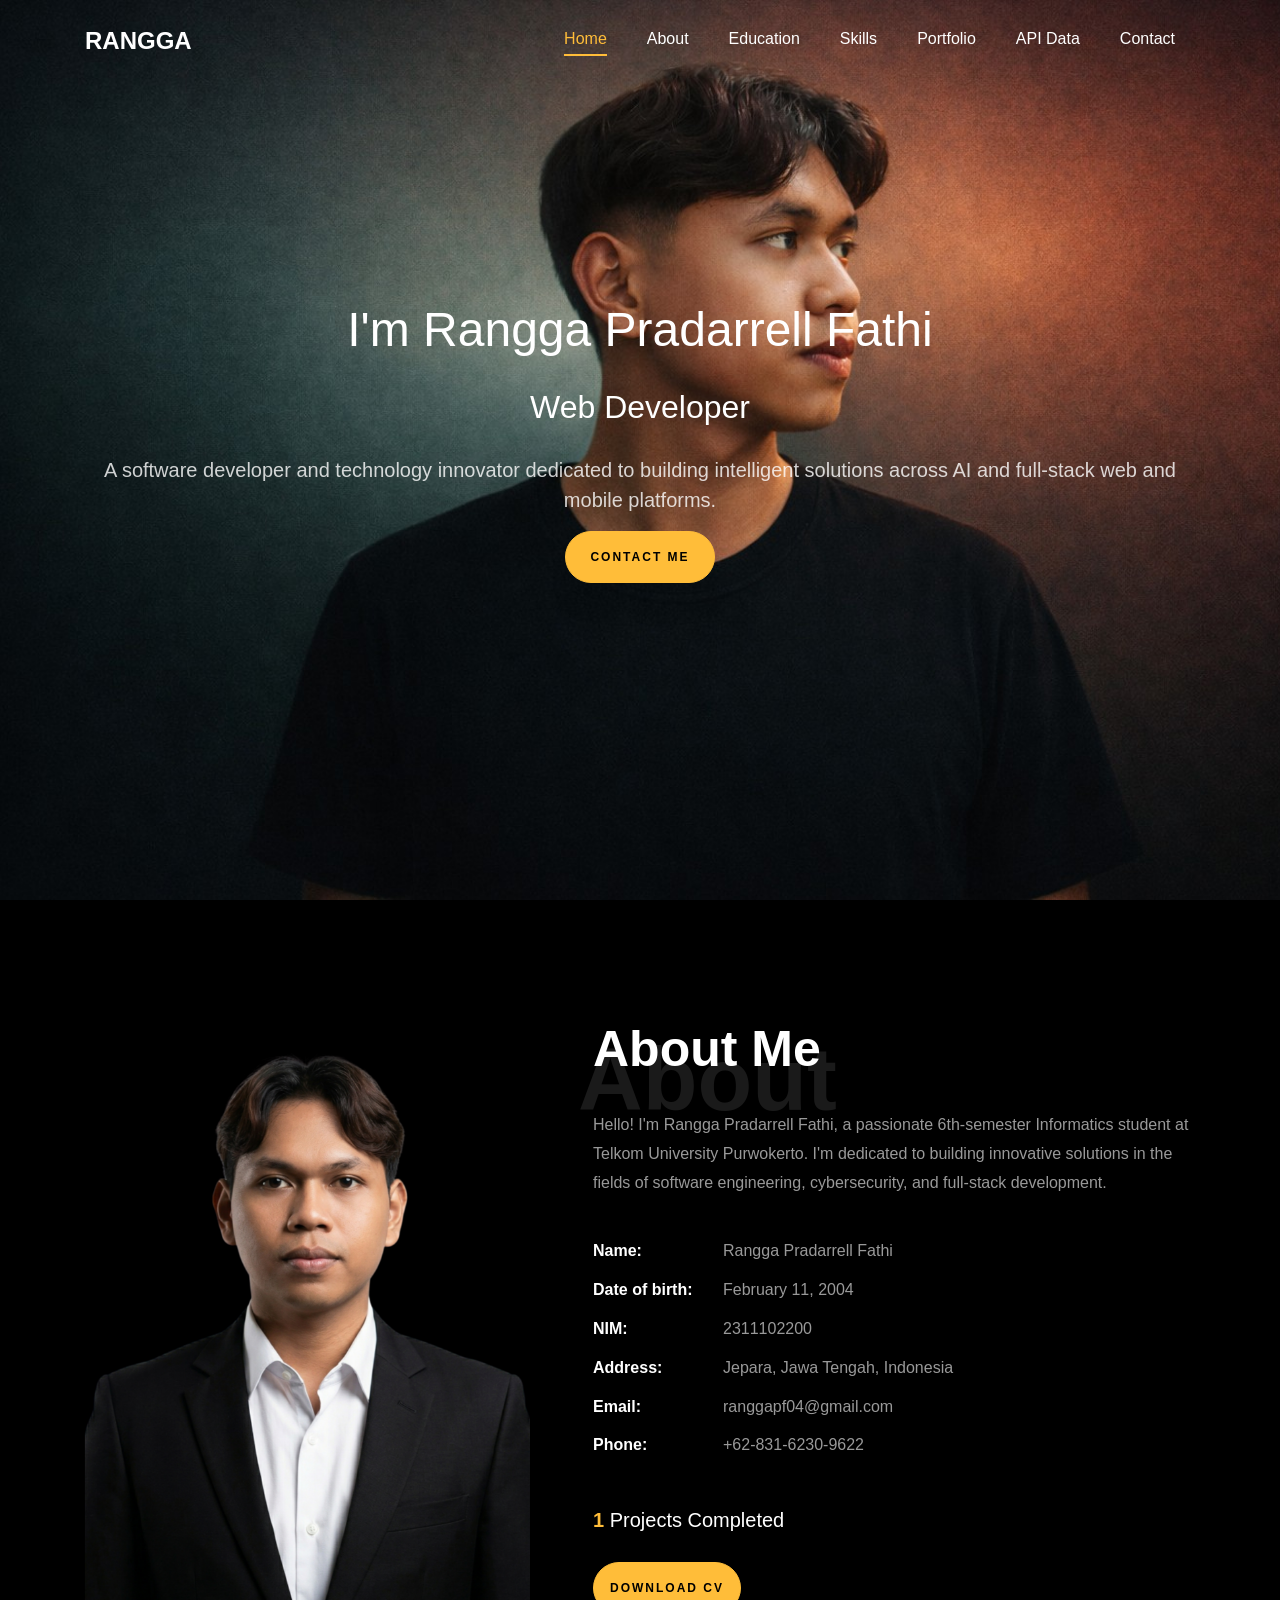
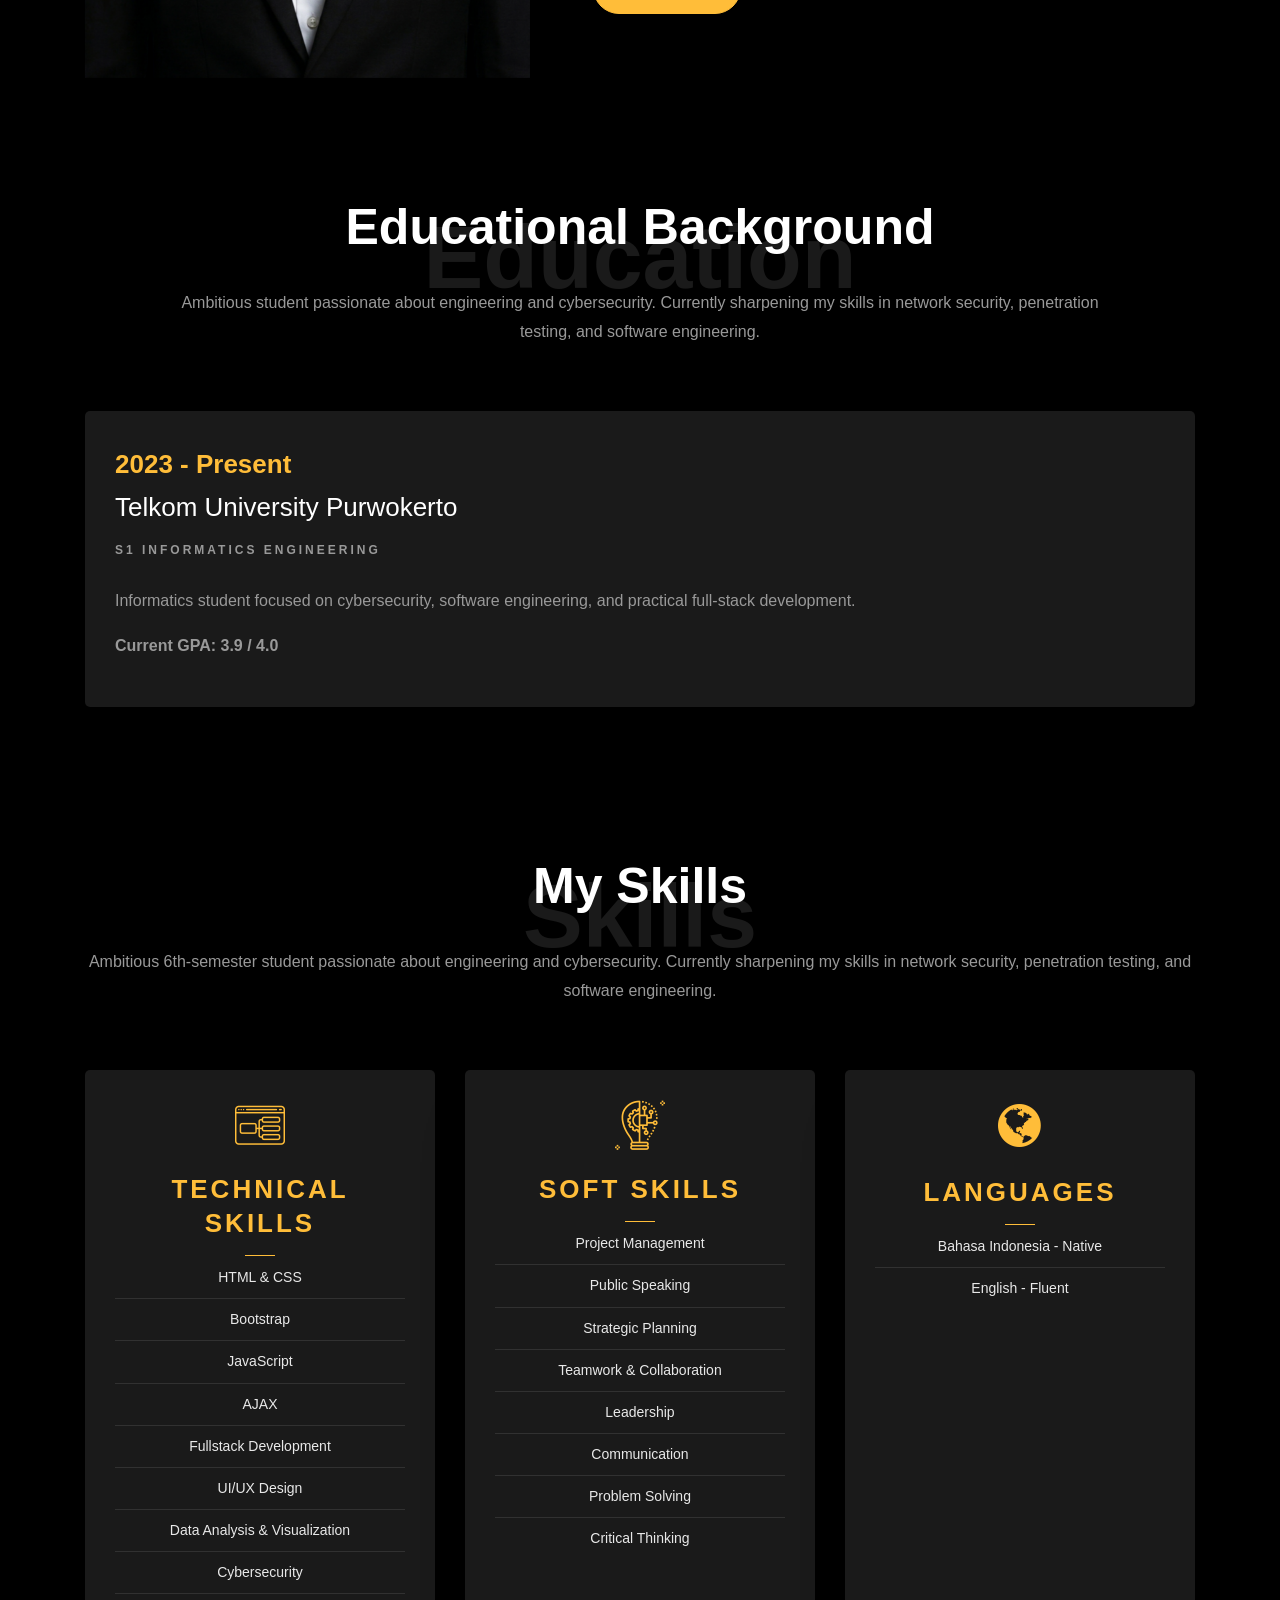
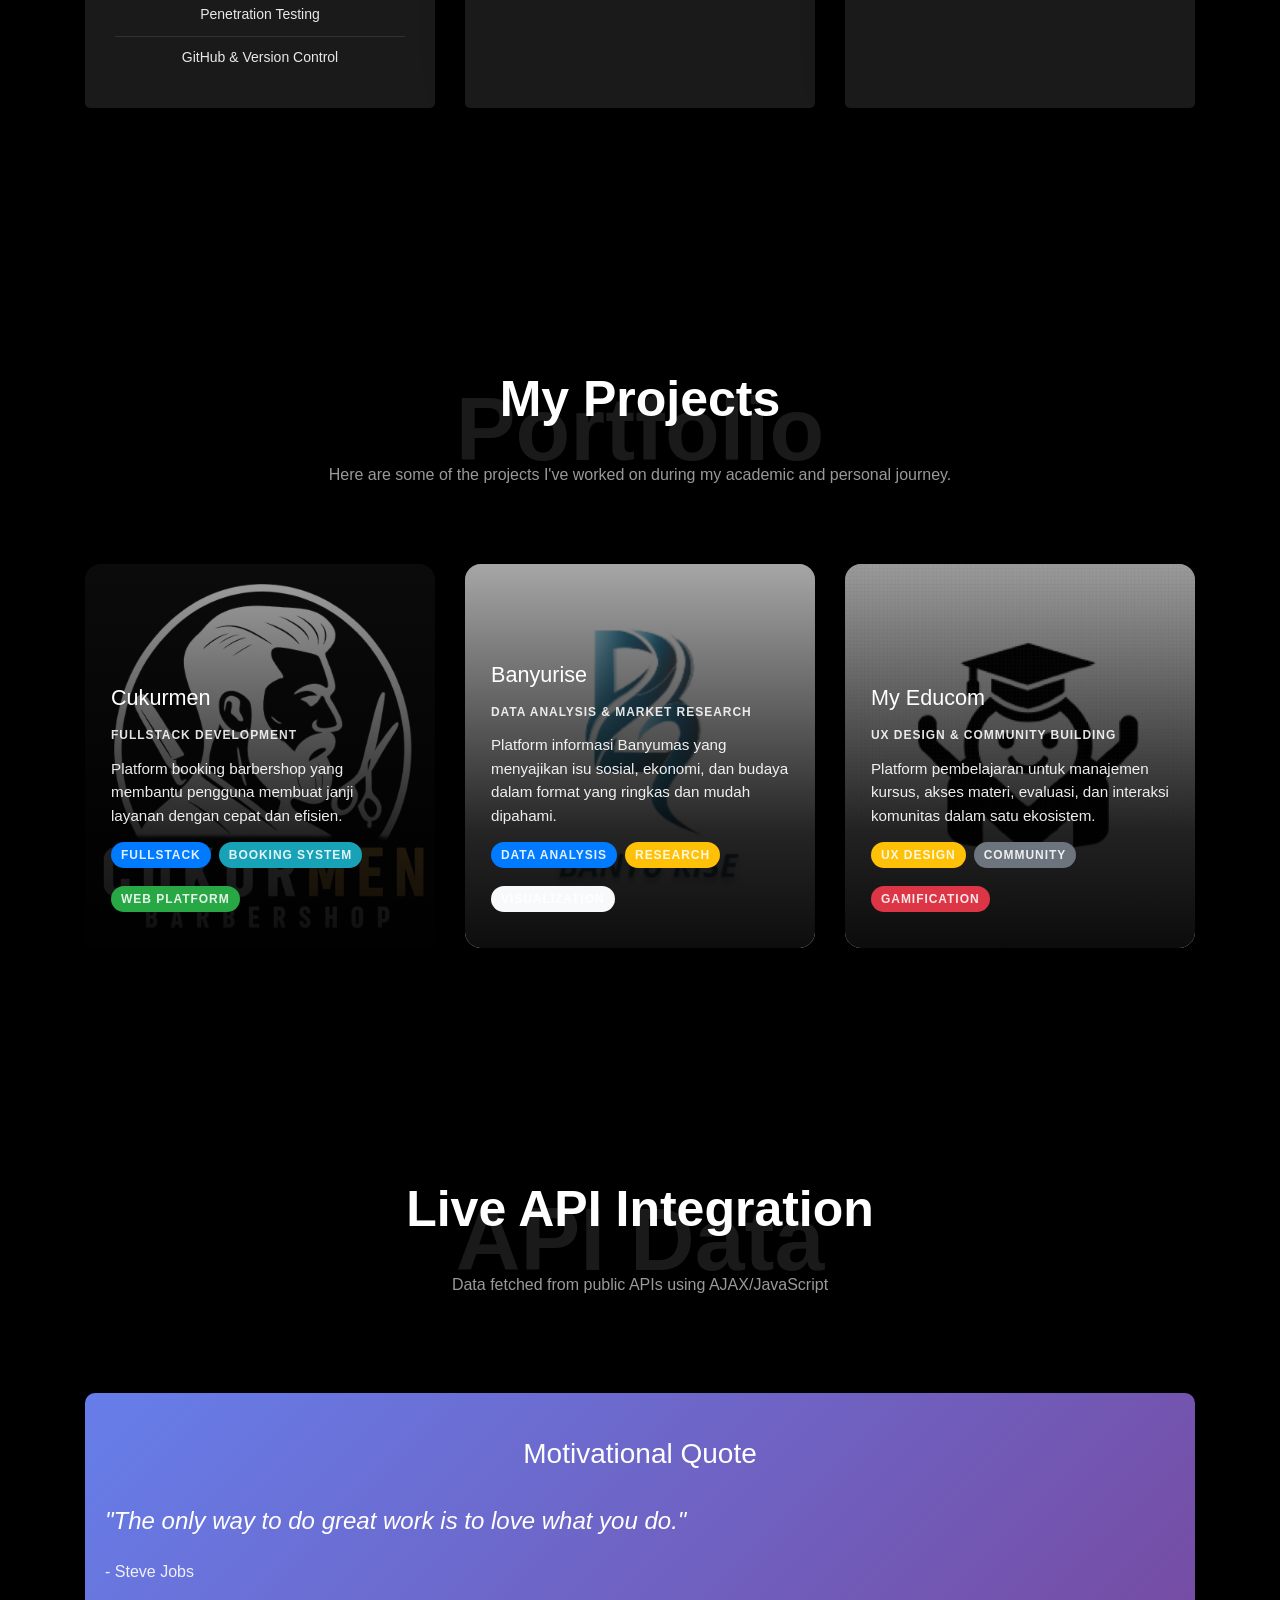
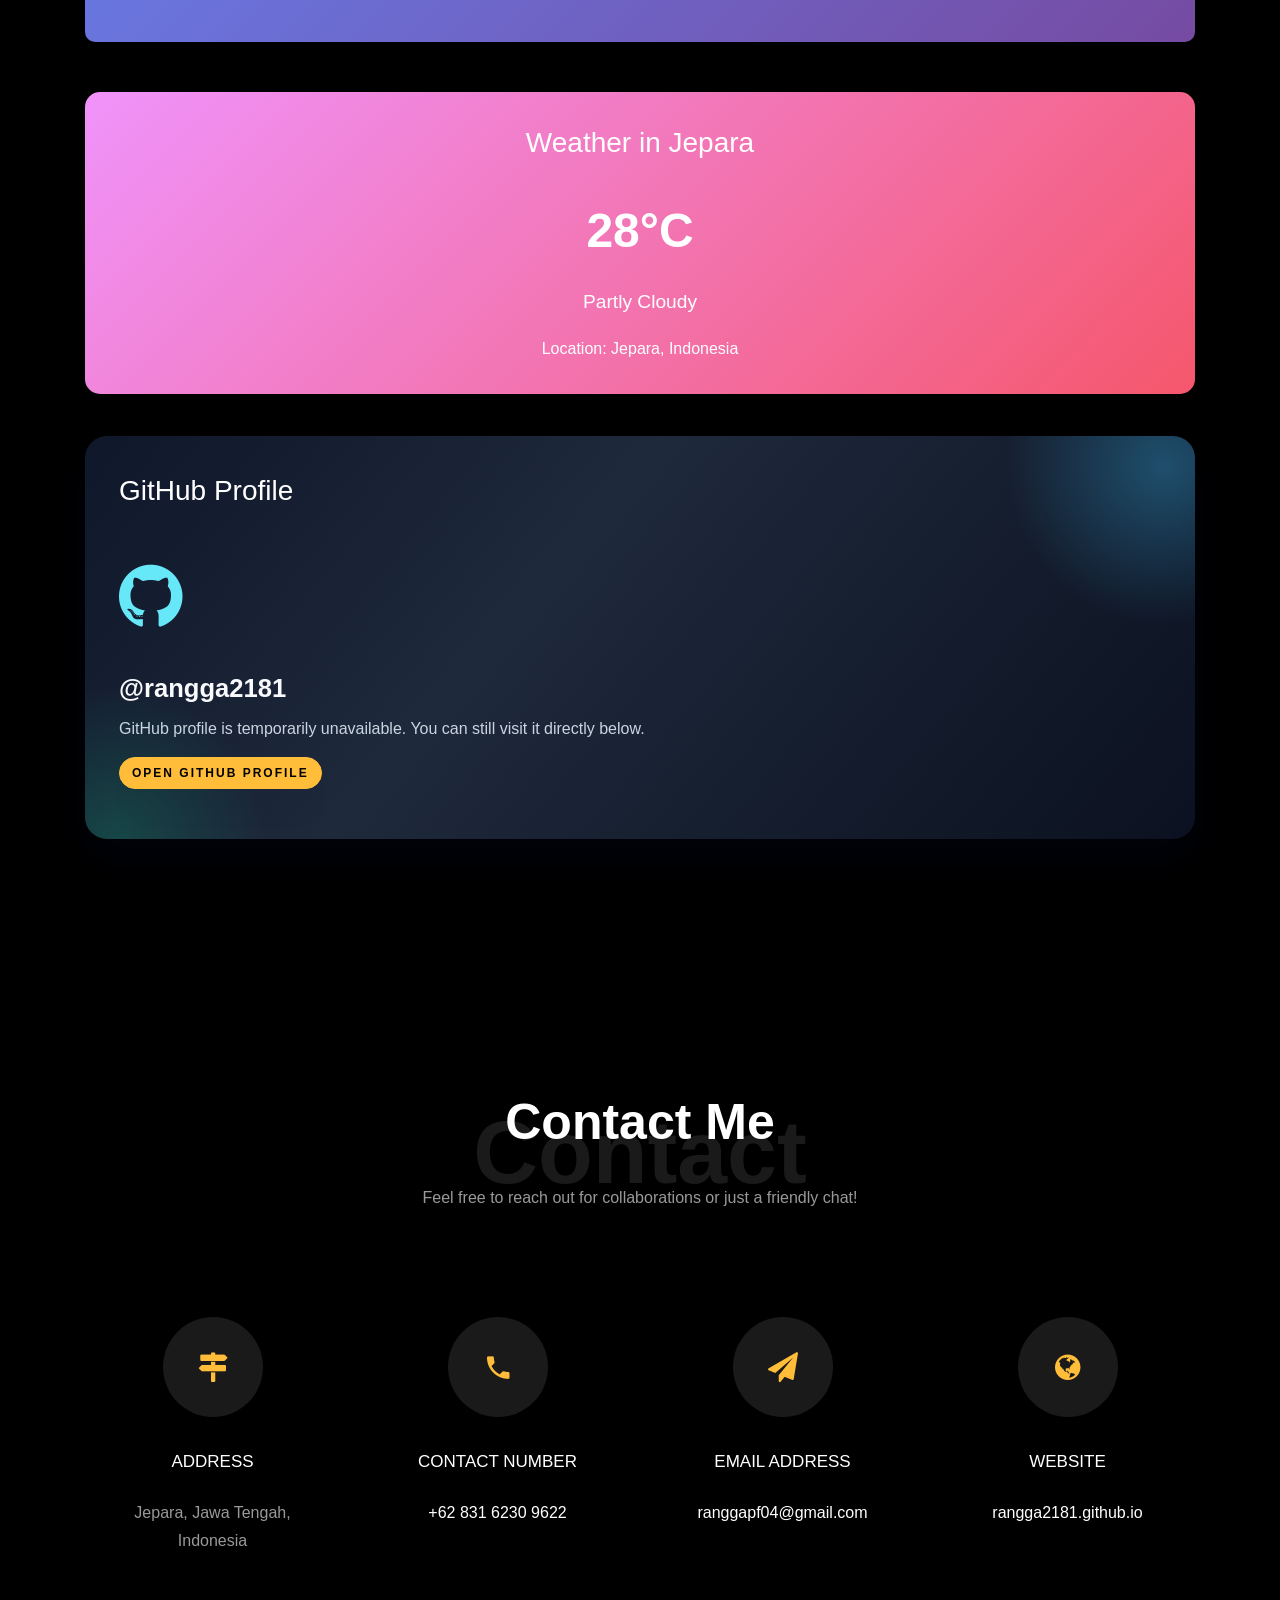
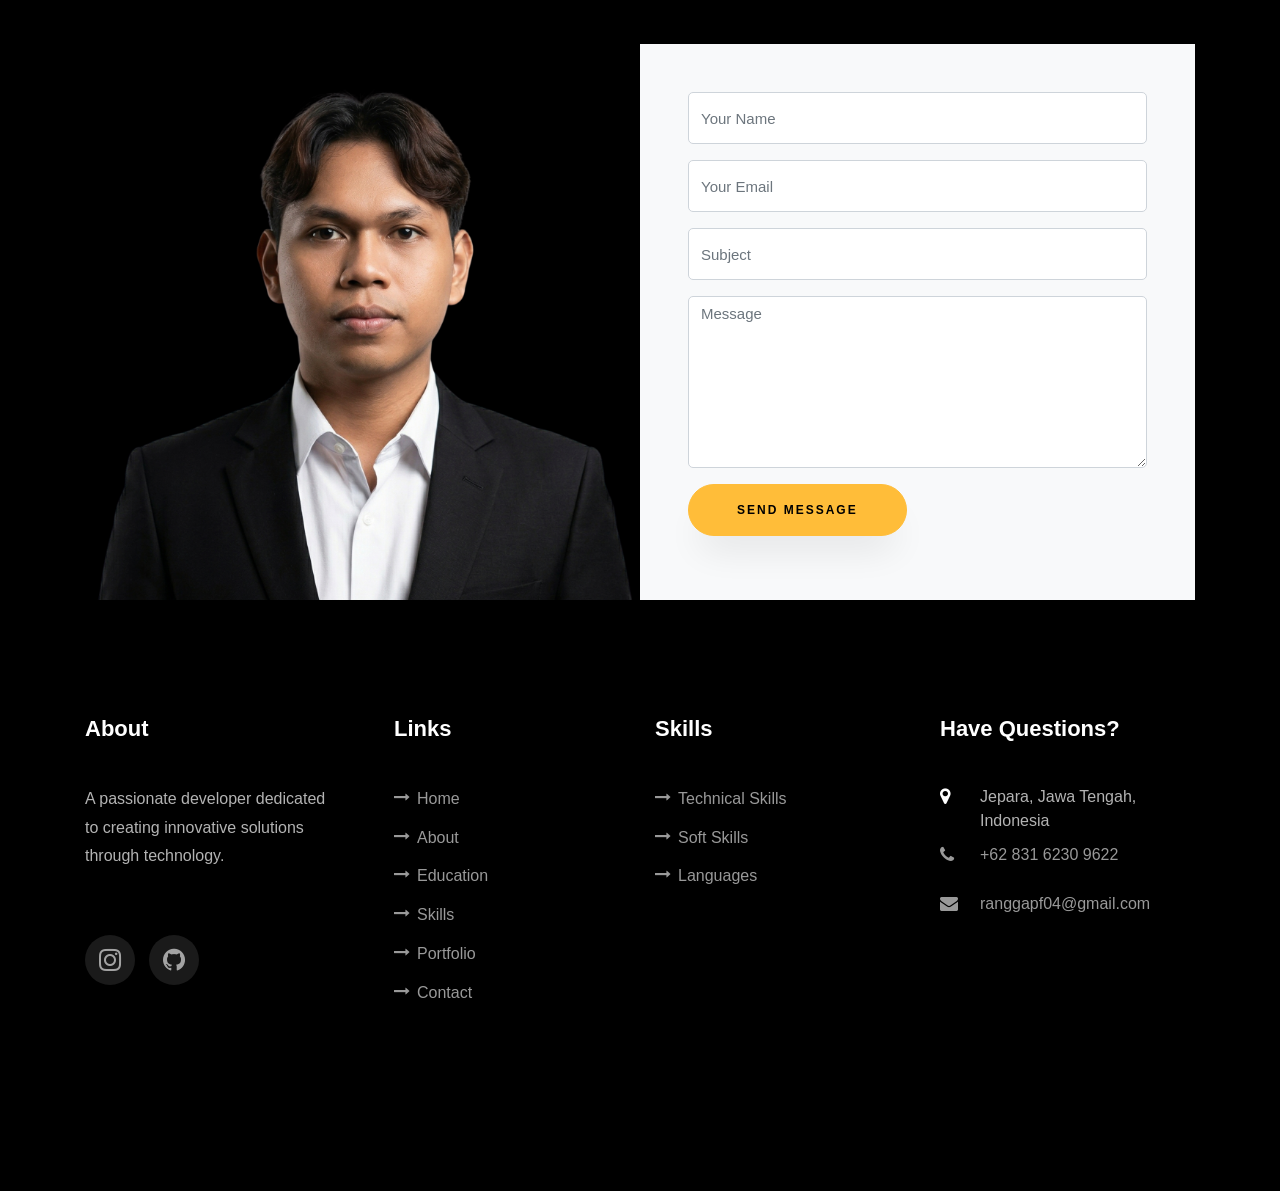
<file: index.html>
<!DOCTYPE html>
<html lang="en">

<head>
    <title>Rangga - Web Profile</title>
    <meta charset="utf-8">
    <meta name="viewport" content="width=device-width, initial-scale=1, shrink-to-fit=no">

    <link rel="stylesheet" href="https://cdn.jsdelivr.net/npm/bootstrap@4.6.2/dist/css/bootstrap.min.css">
    <link rel="stylesheet" href="css/open-iconic-bootstrap.min.css">
    <link rel="stylesheet" href="css/animate.css">
    <link rel="stylesheet" href="css/owl.carousel.min.css">
    <link rel="stylesheet" href="css/owl.theme.default.min.css">
    <link rel="stylesheet" href="css/magnific-popup.css">
    <link rel="stylesheet" href="css/aos.css">
    <link rel="stylesheet" href="css/ionicons.min.css">
    <link rel="stylesheet" href="css/flaticon.css">
    <link rel="stylesheet" href="css/icomoon.css">
    <link rel="stylesheet" href="css/style.css">

    <style>
        .quote-section {
            background: linear-gradient(135deg, #667eea 0%, #764ba2 100%);
            color: #fff;
            padding: 40px 20px;
            border-radius: 10px;
            margin: 30px 0;
        }

        .quote-text {
            font-size: 1.5rem;
            font-style: italic;
            margin-bottom: 15px;
        }

        .quote-author {
            font-size: 1rem;
            opacity: 0.9;
        }

        .weather-card {
            background: linear-gradient(135deg, #f093fb 0%, #f5576c 100%);
            color: #fff;
            padding: 30px;
            border-radius: 15px;
            text-align: center;
            margin: 20px 0;
        }

        .weather-temp {
            font-size: 3rem;
            font-weight: bold;
        }

        .weather-desc {
            font-size: 1.2rem;
            margin-top: 10px;
        }

        .github-profile {
            background: linear-gradient(130deg, #0f172a 0%, #1e293b 40%, #0b1120 100%);
            border-radius: 22px;
            padding: 34px;
            margin: 22px 0;
            color: #e2e8f0;
            position: relative;
            overflow: hidden;
            box-shadow: 0 20px 45px rgba(2, 6, 23, 0.45);
        }

        .github-profile::before,
        .github-profile::after {
            content: "";
            position: absolute;
            border-radius: 999px;
            z-index: 0;
            pointer-events: none;
        }

        .github-profile::before {
            width: 320px;
            height: 320px;
            right: -130px;
            top: -130px;
            background: radial-gradient(circle, rgba(56, 189, 248, 0.32) 0%, rgba(56, 189, 248, 0) 70%);
        }

        .github-profile::after {
            width: 300px;
            height: 300px;
            left: -120px;
            bottom: -150px;
            background: radial-gradient(circle, rgba(16, 185, 129, 0.24) 0%, rgba(16, 185, 129, 0) 72%);
        }

        .github-profile h3,
        .github-profile #github-container {
            position: relative;
            z-index: 1;
        }

        .github-header {
            display: flex;
            align-items: center;
            gap: 24px;
            text-align: left;
            margin-bottom: 24px;
        }

        .github-avatar {
            width: 108px;
            height: 108px;
            border-radius: 50%;
            border: 3px solid rgba(125, 211, 252, 0.75);
            box-shadow: 0 10px 30px rgba(56, 189, 248, 0.35);
            flex-shrink: 0;
        }

        .github-name {
            color: #f8fafc;
            font-size: 1.6rem;
            font-weight: 700;
            margin-bottom: 4px;
        }

        .github-username {
            color: #93c5fd;
            font-size: 1rem;
            margin-bottom: 10px;
        }

        .github-bio {
            color: #cbd5e1;
            margin-bottom: 0;
            line-height: 1.6;
        }

        .github-meta {
            display: flex;
            flex-wrap: wrap;
            gap: 10px;
            margin: 14px 0 0;
            padding: 0;
            list-style: none;
        }

        .github-meta li {
            background: rgba(15, 23, 42, 0.65);
            border: 1px solid rgba(148, 163, 184, 0.25);
            color: #cbd5e1;
            padding: 7px 12px;
            border-radius: 999px;
            font-size: 0.85rem;
        }

        .github-actions {
            display: flex;
            flex-wrap: wrap;
            gap: 10px;
            margin: 20px 0 6px;
        }

        .github-actions .btn {
            border-radius: 999px;
            font-weight: 600;
            padding: 9px 18px;
        }

        .github-actions .btn-primary {
            background: linear-gradient(120deg, #22d3ee 0%, #3b82f6 100%);
            border: 0;
        }

        .github-actions .btn-outline-light {
            border-color: rgba(226, 232, 240, 0.6);
            color: #f8fafc;
        }

        .github-stats {
            display: grid;
            grid-template-columns: repeat(4, minmax(110px, 1fr));
            gap: 12px;
            margin-top: 18px;
        }

        .stat-box {
            background: rgba(15, 23, 42, 0.7);
            border: 1px solid rgba(56, 189, 248, 0.25);
            border-radius: 14px;
            padding: 16px;
            text-align: center;
            backdrop-filter: blur(2px);
        }

        .stat-number {
            font-size: 1.55rem;
            font-weight: 700;
            line-height: 1;
            color: #67e8f9;
        }

        .stat-label {
            margin-top: 6px;
            font-size: 0.78rem;
            text-transform: uppercase;
            letter-spacing: 0.06em;
            color: #94a3b8;
        }

        .loading-spinner {
            text-align: center;
            padding: 40px;
        }

        .portfolio-grid {
            margin-top: 10px;
        }

        .portfolio-grid .project {
            border-radius: 16px;
            overflow: hidden;
            min-height: 360px;
            height: 100%;
            margin-bottom: 24px;
            box-shadow: 0 14px 32px rgba(0, 0, 0, 0.18);
            background-color: #111;
            background-size: cover;
            background-position: center;
            position: relative;
            isolation: isolate;
        }

        .portfolio-grid .project .overlay {
            opacity: 1;
            z-index: 0;
            background: linear-gradient(180deg, rgba(0, 0, 0, 0.35) 0%, rgba(0, 0, 0, 0.86) 70%, rgba(0, 0, 0, 0.95) 100%);
        }

        .portfolio-grid .project .text {
            opacity: 1;
            z-index: 2;
            max-width: 100%;
            padding: 26px;
            text-align: left;
            align-self: end;
        }

        .portfolio-grid .project .text h3 {
            margin-bottom: 8px;
            font-size: 1.35rem;
            line-height: 1.25;
        }

        .portfolio-grid .project .text h3 a {
            color: #fff;
        }

        .portfolio-grid .project .text span {
            display: inline-block;
            margin-bottom: 10px;
            letter-spacing: 0.08em;
            color: rgba(255, 255, 255, 0.88);
        }

        .portfolio-grid .project .text p {
            color: rgba(255, 255, 255, 0.92);
            margin-bottom: 14px;
            line-height: 1.55;
            font-size: 0.95rem;
        }

        .project-tags {
            display: flex;
            flex-wrap: wrap;
            gap: 8px;
        }

        .project-tags .badge {
            font-size: 0.72rem;
            font-weight: 600;
            border-radius: 999px;
            padding: 7px 10px;
        }

        @media (max-width: 768px) {
            .hero-wrap {
                background-size: contain !important;
                background-position: center center !important;
                min-height: 100vh;
            }

            .slider-text h1 {
                font-size: 32px !important;
            }

            .slider-text h2 {
                font-size: 18px !important;
            }

            .github-profile {
                padding: 26px 18px;
            }

            .github-header {
                flex-direction: column;
                text-align: center;
                gap: 14px;
            }

            .github-stats {
                grid-template-columns: repeat(2, minmax(120px, 1fr));
                gap: 10px;
            }

            .github-meta,
            .github-actions {
                justify-content: center;
            }

            .portfolio-grid .project {
                min-height: 320px;
            }

            .portfolio-grid .project .text {
                padding: 20px;
            }
        }
    </style>
</head>

<body data-spy="scroll" data-target=".site-navbar-target" data-offset="300">

    <nav class="navbar navbar-expand-lg navbar-dark ftco_navbar ftco-navbar-light site-navbar-target" id="ftco-navbar">
        <div class="container">
            <a class="navbar-brand" href="webprofile.html">Rangga</a>
            <button class="navbar-toggler js-fh5co-nav-toggle fh5co-nav-toggle" type="button" data-toggle="collapse"
                data-target="#ftco-nav" aria-controls="ftco-nav" aria-expanded="false" aria-label="Toggle navigation">
                <span class="oi oi-menu"></span> Menu
            </button>

            <div class="collapse navbar-collapse" id="ftco-nav">
                <ul class="navbar-nav nav ml-auto">
                    <li class="nav-item"><a href="#home-section" class="nav-link"><span>Home</span></a></li>
                    <li class="nav-item"><a href="#about-section" class="nav-link"><span>About</span></a></li>
                    <li class="nav-item"><a href="#education-section" class="nav-link"><span>Education</span></a></li>
                    <li class="nav-item"><a href="#skills-section" class="nav-link"><span>Skills</span></a></li>
                    <li class="nav-item"><a href="#portfolio-section" class="nav-link"><span>Portfolio</span></a></li>
                    <li class="nav-item"><a href="#api-section" class="nav-link"><span>API Data</span></a></li>
                    <li class="nav-item"><a href="#contact-section" class="nav-link"><span>Contact</span></a></li>
                </ul>
            </div>
        </div>
    </nav>

    <section class="hero-wrap js-fullheight" id="home-section" style="background-image: url('images/bg_1.jpg');"
        data-stellar-background-ratio="0.5">
        <div class="overlay"></div>
        <div class="container">
            <div class="row no-gutters slider-text js-fullheight align-items-center justify-content-center">
                <div class="col-md-12 ftco-animate text-center">
                    <h1 class="mb-4">I'm <span>Rangga Pradarrell Fathi</span></h1>
                    <h2 class="mb-4">Web Developer</h2>
                    <p>A software developer and technology innovator dedicated to building intelligent solutions
                        across AI and full-stack web and mobile platforms.</p>
                    <p><a href="#contact-section" class="btn btn-primary py-3 px-4">Contact Me</a>
                    </p>
                </div>
            </div>
        </div>
    </section>

    <section class="ftco-about img ftco-section ftco-no-pb" id="about-section">
        <div class="container">
            <div class="row d-flex">
                <div class="col-md-6 col-lg-5 d-flex">
                    <div class="img-about img d-flex align-items-stretch">
                        <div class="overlay"></div>
                        <div class="img d-flex align-self-stretch align-items-center"
                            style="background-image:url(images/bg_1.png);">
                        </div>
                    </div>
                </div>
                <div class="col-md-6 col-lg-7 pl-lg-5 pb-5">
                    <div class="row justify-content-start pb-3">
                        <div class="col-md-12 heading-section ftco-animate">
                            <h1 class="big">About</h1>
                            <h2 class="mb-4">About Me</h2>
                            <p>Hello! I'm Rangga Pradarrell Fathi, a passionate 6th-semester Informatics student at
                                Telkom University Purwokerto. I'm dedicated to building innovative solutions in the
                                fields of software engineering, cybersecurity, and full-stack development.</p>
                            <ul class="about-info mt-4 px-md-0 px-2">
                                <li class="d-flex"><span>Name:</span> <span>Rangga Pradarrell Fathi</span></li>
                                <li class="d-flex"><span>Date of birth:</span> <span>February 11, 2004</span></li>
                                <li class="d-flex"><span>NIM:</span> <span>2311102200</span></li>
                                <li class="d-flex"><span>Address:</span> <span>Jepara, Jawa Tengah, Indonesia</span>
                                </li>
                                <li class="d-flex"><span>Email:</span> <span>ranggapf04@gmail.com</span></li>
                                <li class="d-flex"><span>Phone:</span> <span>+62-831-6230-9622</span></li>
                            </ul>
                        </div>
                    </div>
                    <div class="counter-wrap ftco-animate d-flex mt-md-3">
                        <div class="text">
                            <p class="mb-4">
                                <span class="number" data-number="6">0</span>
                                <span>Projects Completed</span>
                            </p>
                            <p><a href="images/CV Rangga Pradarrell Fathi_INDO.pdf"
                                    download="CV Rangga Pradarrell Fathi_INDO.pdf"
                                    class="btn btn-primary py-3 px-3">Download CV</a></p>
                        </div>
                    </div>
                </div>
            </div>
        </div>
    </section>

    <section class="ftco-section ftco-no-pb" id="education-section">
        <div class="container">
            <div class="row justify-content-center pb-5">
                <div class="col-md-10 heading-section text-center ftco-animate">
                    <h1 class="big big-2">Education</h1>
                    <h2 class="mb-4">Educational Background</h2>
                    <p>Ambitious student passionate about engineering and cybersecurity. Currently sharpening my skills
                        in network security, penetration testing, and software engineering.</p>
                </div>
            </div>
            <div class="row">
                <div class="col-md-12">
                    <div class="resume-wrap ftco-animate">
                        <span class="date">2023 - Present</span>
                        <h2>Telkom University Purwokerto</h2>
                        <span class="position">S1 Informatics Engineering</span>
                        <p class="mt-4">Informatics student focused on cybersecurity, software engineering, and
                            practical full-stack development.</p>
                        <p class="mt-2"><strong>Current GPA: 3.9 / 4.0</strong></p>
                    </div>
                </div>
            </div>
        </div>
    </section>

    <section class="ftco-section" id="skills-section">
        <div class="container">
            <div class="row justify-content-center pb-5">
                <div class="col-md-12 heading-section text-center ftco-animate">
                    <h1 class="big big-2">Skills</h1>
                    <h2 class="mb-4">My Skills</h2>
                    <p>Ambitious 6th-semester student passionate about engineering and cybersecurity.
                        Currently sharpening my skills in network security, penetration testing, and software
                        engineering.</p>
                </div>
            </div>
            <div class="row">
                <div class="col-md-4 text-center d-flex ftco-animate">
                    <div class="services-1 w-100">
                        <span class="icon">
                            <i class="flaticon-ux-design"></i>
                        </span>
                        <div class="desc">
                            <h3 class="mb-3">Technical Skills</h3>
                            <ul class="skill-list list-unstyled">
                                <li>HTML & CSS</li>
                                <li>Bootstrap</li>
                                <li>JavaScript</li>
                                <li>AJAX</li>
                                <li>Fullstack Development</li>
                                <li>UI/UX Design</li>
                                <li>Data Analysis & Visualization</li>
                                <li>Cybersecurity</li>
                                <li>Penetration Testing</li>
                                <li>GitHub & Version Control</li>
                            </ul>
                        </div>
                    </div>
                </div>
                <div class="col-md-4 text-center d-flex ftco-animate">
                    <div class="services-1 w-100">
                        <span class="icon">
                            <i class="flaticon-innovation"></i>
                        </span>
                        <div class="desc">
                            <h3 class="mb-3">Soft Skills</h3>
                            <ul class="skill-list list-unstyled">
                                <li>Project Management</li>
                                <li>Public Speaking</li>
                                <li>Strategic Planning</li>
                                <li>Teamwork & Collaboration</li>
                                <li>Leadership</li>
                                <li>Communication</li>
                                <li>Problem Solving</li>
                                <li>Critical Thinking</li>
                            </ul>
                        </div>
                    </div>
                </div>
                <div class="col-md-4 text-center d-flex ftco-animate">
                    <div class="services-1 w-100">
                        <span class="icon">
                            <i class="icon-globe"></i>
                        </span>
                        <div class="desc">
                            <h3 class="mb-3">Languages</h3>
                            <ul class="skill-list list-unstyled">
                                <li>Bahasa Indonesia - Native</li>
                                <li>English - Fluent</li>
                            </ul>
                        </div>
                    </div>
                </div>
            </div>
        </div>
    </section>

    <section class="ftco-section ftco-project" id="portfolio-section">
        <div class="container">
            <div class="row justify-content-center pb-5">
                <div class="col-md-12 heading-section text-center ftco-animate">
                    <h1 class="big big-2">Portfolio</h1>
                    <h2 class="mb-4">My Projects</h2>
                    <p>Here are some of the projects I've worked on during my academic and personal journey.</p>
                </div>
            </div>
            <div class="row portfolio-grid">
                <div class="col-md-6 col-lg-4">
                    <div class="project ftco-animate d-flex align-items-end"
                        style="background-image: url(images/cukurmen.png);">
                        <div class="overlay"></div>
                        <div class="text">
                            <h3><a href="#">Cukurmen</a></h3>
                            <span>Fullstack Development</span>
                            <p>Platform booking barbershop yang membantu pengguna membuat janji layanan dengan cepat dan
                                efisien.</p>
                            <div class="project-tags">
                                <span class="badge badge-primary">Fullstack</span>
                                <span class="badge badge-info">Booking System</span>
                                <span class="badge badge-success">Web Platform</span>
                            </div>
                        </div>
                    </div>
                </div>

                <div class="col-md-6 col-lg-4">
                    <div class="project ftco-animate d-flex align-items-end"
                        style="background-image: url(images/banyurise.png);">
                        <div class="overlay"></div>
                        <div class="text">
                            <h3><a href="#">Banyurise</a></h3>
                            <span>Data Analysis & Market Research</span>
                            <p>Platform informasi Banyumas yang menyajikan isu sosial, ekonomi, dan budaya dalam format
                                yang ringkas dan mudah dipahami.</p>
                            <div class="project-tags">
                                <span class="badge badge-primary">Data Analysis</span>
                                <span class="badge badge-warning">Research</span>
                                <span class="badge badge-light">Visualization</span>
                            </div>
                        </div>
                    </div>
                </div>

                <div class="col-md-6 col-lg-4">
                    <div class="project ftco-animate d-flex align-items-end"
                        style="background-image: url(images/myeducom.png);">
                        <div class="overlay"></div>
                        <div class="text">
                            <h3><a href="#">My Educom</a></h3>
                            <span>UX Design & Community Building</span>
                            <p>Platform pembelajaran untuk manajemen kursus, akses materi, evaluasi, dan interaksi
                                komunitas dalam satu ekosistem.</p>
                            <div class="project-tags">
                                <span class="badge badge-warning">UX Design</span>
                                <span class="badge badge-secondary">Community</span>
                                <span class="badge badge-danger">Gamification</span>
                            </div>
                        </div>
                    </div>
                </div>
            </div>
        </div>
    </section>

    <section class="ftco-section" id="api-section">
        <div class="container">
            <div class="row justify-content-center pb-5">
                <div class="col-md-12 heading-section text-center ftco-animate">
                    <h1 class="big big-2">API Data</h1>
                    <h2 class="mb-4">Live API Integration</h2>
                    <p>Data fetched from public APIs using AJAX/JavaScript</p>
                </div>
            </div>

            <div class="row">
                <div class="col-md-12">
                    <div class="quote-section ftco-animate">
                        <h3 class="mb-4 text-center">Motivational Quote</h3>
                        <div id="quote-container">
                            <div class="loading-spinner">
                                <div class="spinner-border text-light" role="status">
                                    <span class="sr-only">Loading...</span>
                                </div>
                                <p class="mt-2">Fetching inspirational quote...</p>
                            </div>
                        </div>
                    </div>
                </div>
            </div>

            <div class="row">
                <div class="col-md-12">
                    <div class="weather-card ftco-animate">
                        <h3 class="mb-4">Weather in Jepara</h3>
                        <div id="weather-container">
                            <div class="loading-spinner">
                                <div class="spinner-border text-light" role="status">
                                    <span class="sr-only">Loading...</span>
                                </div>
                                <p class="mt-2">Loading weather data...</p>
                            </div>
                        </div>
                    </div>
                </div>
            </div>

            <div class="row">
                <div class="col-md-12">
                    <div class="github-profile ftco-animate">
                        <h3 class="mb-4">GitHub Profile</h3>
                        <div id="github-container">
                            <div class="loading-spinner">
                                <div class="spinner-border" role="status">
                                    <span class="sr-only">Loading...</span>
                                </div>
                                <p class="mt-2">Loading GitHub profile...</p>
                            </div>
                        </div>
                    </div>
                </div>
            </div>
        </div>
    </section>

    <section class="ftco-section contact-section ftco-no-pb" id="contact-section">
        <div class="container">
            <div class="row justify-content-center mb-5 pb-3">
                <div class="col-md-7 heading-section text-center ftco-animate">
                    <h1 class="big big-2">Contact</h1>
                    <h2 class="mb-4">Contact Me</h2>
                    <p>Feel free to reach out for collaborations or just a friendly chat!</p>
                </div>
            </div>

            <div class="row d-flex contact-info mb-5">
                <div class="col-md-6 col-lg-3 d-flex ftco-animate">
                    <div class="align-self-stretch box p-4 text-center">
                        <div class="icon d-flex align-items-center justify-content-center">
                            <span class="icon-map-signs"></span>
                        </div>
                        <h3 class="mb-4">Address</h3>
                        <p>Jepara, Jawa Tengah, Indonesia</p>
                    </div>
                </div>
                <div class="col-md-6 col-lg-3 d-flex ftco-animate">
                    <div class="align-self-stretch box p-4 text-center">
                        <div class="icon d-flex align-items-center justify-content-center">
                            <span class="icon-phone2"></span>
                        </div>
                        <h3 class="mb-4">Contact Number</h3>
                        <p><a href="tel:+6283162309622">+62 831 6230 9622</a></p>
                    </div>
                </div>
                <div class="col-md-6 col-lg-3 d-flex ftco-animate">
                    <div class="align-self-stretch box p-4 text-center">
                        <div class="icon d-flex align-items-center justify-content-center">
                            <span class="icon-paper-plane"></span>
                        </div>
                        <h3 class="mb-4">Email Address</h3>
                        <p><a href="mailto:ranggapf04@gmail.com">ranggapf04@gmail.com</a></p>
                    </div>
                </div>
                <div class="col-md-6 col-lg-3 d-flex ftco-animate">
                    <div class="align-self-stretch box p-4 text-center">
                        <div class="icon d-flex align-items-center justify-content-center">
                            <span class="icon-globe"></span>
                        </div>
                        <h3 class="mb-4">Website</h3>
                        <p><a href="https://rangga2181.github.io/">rangga2181.github.io</a></p>
                    </div>
                </div>
            </div>

            <div class="row no-gutters block-9">
                <div class="col-md-6 order-md-last d-flex">
                    <form action="https://formsubmit.co/ranggapf04@gmail.com" method="POST"
                        class="bg-light p-4 p-md-5 contact-form" id="contactForm">
                        <input type="hidden" name="_subject" value="New Message from Web Profile!">
                        <input type="hidden" name="_captcha" value="false">
                        <input type="hidden" name="_template" value="table">
                        <input type="text" name="_honey" style="display:none">

                        <div class="form-group">
                            <input type="text" name="name" class="form-control" placeholder="Your Name" required>
                        </div>
                        <div class="form-group">
                            <input type="email" name="email" class="form-control" placeholder="Your Email" required>
                        </div>
                        <div class="form-group">
                            <input type="text" name="subject" class="form-control" placeholder="Subject" required>
                        </div>
                        <div class="form-group">
                            <textarea name="message" id="message" cols="30" rows="7" class="form-control"
                                placeholder="Message" required></textarea>
                        </div>
                        <div class="form-group">
                            <input type="submit" value="Send Message" class="btn btn-primary py-3 px-5" id="submitBtn">
                        </div>
                        <div id="form-message" class="mt-3"></div>
                    </form>
                </div>

                <div class="col-md-6 d-flex">
                    <div class="img" style="background-image: url(images/bg_1.png);"></div>
                </div>
            </div>
        </div>
    </section>

    <footer class="ftco-footer ftco-section">
        <div class="container">
            <div class="row mb-5">
                <div class="col-md">
                    <div class="ftco-footer-widget mb-4">
                        <h2 class="ftco-heading-2">About</h2>
                        <p>A passionate developer dedicated to creating innovative solutions through technology.</p>
                        <ul class="ftco-footer-social list-unstyled float-md-left float-lft mt-5">
                            <li class="ftco-animate"><a
                                    href="https://www.instagram.com/ranggpf?igsh=MW94MjRpaDdzNnI0Zw=="><span
                                        class="icon-instagram"></span></a></li>
                            <li class="ftco-animate"><a href=https://rangga2181.github.io/"><span
                                        class="icon-github"></span></a></li>
                        </ul>
                    </div>
                </div>
                <div class="col-md">
                    <div class="ftco-footer-widget mb-4 ml-md-4">
                        <h2 class="ftco-heading-2">Links</h2>
                        <ul class="list-unstyled">
                            <li><a href="#home-section"><span class="icon-long-arrow-right mr-2"></span>Home</a></li>
                            <li><a href="#about-section"><span class="icon-long-arrow-right mr-2"></span>About</a></li>
                            <li><a href="#education-section"><span
                                        class="icon-long-arrow-right mr-2"></span>Education</a></li>
                            <li><a href="#skills-section"><span class="icon-long-arrow-right mr-2"></span>Skills</a>
                            </li>
                            <li><a href="#portfolio-section"><span
                                        class="icon-long-arrow-right mr-2"></span>Portfolio</a></li>
                            <li><a href="#contact-section"><span class="icon-long-arrow-right mr-2"></span>Contact</a>
                            </li>
                        </ul>
                    </div>
                </div>
                <div class="col-md">
                    <div class="ftco-footer-widget mb-4">
                        <h2 class="ftco-heading-2">Skills</h2>
                        <ul class="list-unstyled">
                            <li><a href="#skills-section"><span class="icon-long-arrow-right mr-2"></span>Technical
                                    Skills</a></li>
                            <li><a href="#skills-section"><span class="icon-long-arrow-right mr-2"></span>Soft
                                    Skills</a></li>
                            <li><a href="#skills-section"><span class="icon-long-arrow-right mr-2"></span>Languages</a>
                            </li>
                        </ul>
                    </div>
                </div>
                <div class="col-md">
                    <div class="ftco-footer-widget mb-4">
                        <h2 class="ftco-heading-2">Have Questions?</h2>
                        <div class="block-23 mb-3">
                            <ul>
                                <li><span class="icon icon-map-marker"></span><span class="text">Jepara, Jawa Tengah,
                                        Indonesia</span></li>
                                <li><a href="#"><span class="icon icon-phone"></span><span class="text">+62 831 6230
                                            9622</span></a></li>
                                <li><a href="#"><span class="icon icon-envelope"></span><span
                                            class="text">ranggapf04@gmail.com</span></a></li>
                            </ul>
                        </div>
                    </div>
                </div>
            </div>
        </div>
    </footer>

    <div id="ftco-loader" class="show fullscreen">
        <svg class="circular" width="48px" height="48px">
            <circle class="path-bg" cx="24" cy="24" r="22" fill="none" stroke-width="4" stroke="#eeeeee" />
            <circle class="path" cx="24" cy="24" r="22" fill="none" stroke-width="4" stroke-miterlimit="10"
                stroke="#F96D00" />
        </svg>
    </div>

    <script src="https://code.jquery.com/jquery-3.6.0.min.js"></script>
    <script src="https://cdn.jsdelivr.net/npm/bootstrap@4.6.2/dist/js/bootstrap.bundle.min.js"></script>
    <script src="js/jquery-migrate-3.0.1.min.js"></script>
    <script src="js/popper.min.js"></script>
    <script src="js/bootstrap.min.js"></script>
    <script src="js/jquery.easing.1.3.js"></script>
    <script src="js/jquery.waypoints.min.js"></script>
    <script src="js/jquery.stellar.min.js"></script>
    <script src="js/owl.carousel.min.js"></script>
    <script src="js/jquery.magnific-popup.min.js"></script>
    <script src="js/aos.js"></script>
    <script src="js/jquery.animateNumber.min.js"></script>
    <script src="js/scrollax.min.js"></script>
    <script src="js/main.js"></script>

    <script>
        $(document).ready(function () {
            function fetchQuote() {
                $.ajax({
                    url: "https://type.fit/api/quotes",
                    method: "GET",
                    dataType: "json",
                    success: function (data) {
                        const randomQuote = data[Math.floor(Math.random() * data.length)];
                        $("#quote-container").html(`
                            <p class="quote-text">"${randomQuote.text}"</p>
                            <p class="quote-author">- ${randomQuote.author || "Unknown"}</p>
                        `);
                    },
                    error: function () {
                        $("#quote-container").html(`
                            <p class="quote-text">"The only way to do great work is to love what you do."</p>
                            <p class="quote-author">- Steve Jobs</p>
                        `);
                    }
                });
            }

            function getWeatherDescription(code) {
                const descriptions = {
                    0: "Clear Sky",
                    1: "Mainly Clear",
                    2: "Partly Cloudy",
                    3: "Overcast",
                    45: "Foggy",
                    48: "Depositing Rime Fog",
                    51: "Light Drizzle",
                    53: "Moderate Drizzle",
                    55: "Dense Drizzle",
                    61: "Slight Rain",
                    63: "Moderate Rain",
                    65: "Heavy Rain",
                    71: "Slight Snow",
                    73: "Moderate Snow",
                    75: "Heavy Snow",
                    80: "Slight Rain Showers",
                    81: "Moderate Rain Showers",
                    82: "Violent Rain Showers",
                    95: "Thunderstorm",
                    96: "Thunderstorm with Hail"
                };
                return descriptions[code] || "Unknown";
            }

            function fetchWeather() {
                $.ajax({
                    url: "https://api.open-meteo.com/v1/forecast?latitude=-6.5944&longitude=110.8380&current_weather=true&timezone=Asia%2FJakarta",
                    method: "GET",
                    dataType: "json",
                    success: function (data) {
                        const weather = data.current_weather;
                        const temp = weather.temperature;
                        const desc = getWeatherDescription(weather.weathercode);
                        $("#weather-container").html(`
                            <div class="weather-temp">${temp}°C</div>
                            <div class="weather-desc">${desc}</div>
                            <div class="mt-3">Wind: ${weather.windspeed} km/h</div>
                        `);
                    },
                    error: function () {
                        $("#weather-container").html(`
                            <div class="weather-temp">28°C</div>
                            <div class="weather-desc">Partly Cloudy</div>
                            <div class="mt-3">Location: Jepara, Indonesia</div>
                        `);
                    }
                });
            }

            function fetchGitHubProfile() {
                $.ajax({
                    url: "https://api.github.com/users/rangga2181",
                    method: "GET",
                    dataType: "json",
                    success: function (data) {
                        const joinedYear = data.created_at ? new Date(data.created_at).getFullYear() : null;
                        const websiteLink = data.blog && data.blog.trim() !== ""
                            ? (data.blog.startsWith("http") ? data.blog : "https://" + data.blog)
                            : null;

                        $("#github-container").html(`
                            <div class="github-header">
                                <img src="${data.avatar_url}" alt="GitHub Avatar" class="github-avatar">
                                <div>
                                    <div class="github-name">${data.name || data.login}</div>
                                    <div class="github-username">@${data.login}</div>
                                    <p class="github-bio">${data.bio || "Web Developer focused on modern, reliable, and user-friendly digital products."}</p>
                                    <ul class="github-meta">
                                        ${data.location ? `<li><i class="icon-map-pin mr-1"></i>${data.location}</li>` : ""}
                                        ${data.company ? `<li><i class="icon-briefcase mr-1"></i>${data.company}</li>` : ""}
                                        ${joinedYear ? `<li><i class="icon-calendar mr-1"></i>Joined ${joinedYear}</li>` : ""}
                                    </ul>
                                </div>
                            </div>
                            <div class="github-actions">
                                <a href="${data.html_url}" target="_blank" class="btn btn-primary btn-sm">Visit GitHub</a>
                                <a href="${data.html_url}?tab=repositories" target="_blank" class="btn btn-outline-light btn-sm">View Repositories</a>
                                ${websiteLink ? `<a href="${websiteLink}" target="_blank" class="btn btn-outline-light btn-sm">Portfolio</a>` : ""}
                            </div>
                            <div class="github-stats">
                                <div class="stat-box">
                                    <div class="stat-number">${data.public_repos}</div>
                                    <div class="stat-label">Repositories</div>
                                </div>
                                <div class="stat-box">
                                    <div class="stat-number">${data.followers}</div>
                                    <div class="stat-label">Followers</div>
                                </div>
                                <div class="stat-box">
                                    <div class="stat-number">${data.following}</div>
                                    <div class="stat-label">Following</div>
                                </div>
                                <div class="stat-box">
                                    <div class="stat-number">${data.public_gists}</div>
                                    <div class="stat-label">Gists</div>
                                </div>
                            </div>
                        `);
                    },
                    error: function () {
                        $("#github-container").html(`
                            <div class="icon" style="font-size: 74px; color: #67e8f9;">
                                <i class="icon-github"></i>
                            </div>
                            <h3 class="github-name mb-2">@rangga2181</h3>
                            <p class="github-bio mb-3">GitHub profile is temporarily unavailable. You can still visit it directly below.</p>
                            <p><a href="https://github.com/rangga2181" target="_blank" class="btn btn-primary">Open GitHub Profile</a></p>
                        `);
                    }
                });
            }

            fetchQuote();
            fetchWeather();
            fetchGitHubProfile();
            setInterval(fetchQuote, 30000);

            $("#contactForm").on("submit", function (e) {
                e.preventDefault();

                const form = $(this);
                const submitBtn = $("#submitBtn");
                const formMessage = $("#form-message");
                const formData = form.serialize();

                submitBtn.prop("disabled", true).html('<span class="spinner-border spinner-border-sm mr-2"></span>Sending...');
                formMessage.html("");

                $.ajax({
                    url: "https://formsubmit.co/ajax/ranggapf04@gmail.com",
                    method: "POST",
                    data: formData,
                    dataType: "json",
                    success: function () {
                        formMessage.html(`
                            <div class="alert alert-success alert-dismissible fade show" role="alert">
                                <strong>Success!</strong> Your message has been sent. I'll get back to you soon!
                                <button type="button" class="close" data-dismiss="alert" aria-label="Close">
                                    <span aria-hidden="true">&times;</span>
                                </button>
                            </div>
                        `);
                        form[0].reset();
                    },
                    error: function () {
                        formMessage.html(`
                            <div class="alert alert-danger alert-dismissible fade show" role="alert">
                                <strong>Error!</strong> Failed to send message. Please try again later.
                                <button type="button" class="close" data-dismiss="alert" aria-label="Close">
                                    <span aria-hidden="true">&times;</span>
                                </button>
                            </div>
                        `);
                    },
                    complete: function () {
                        submitBtn.prop("disabled", false).html("Send Message");
                    }
                });
            });
        });
    </script>
</body>

</html>
</file>
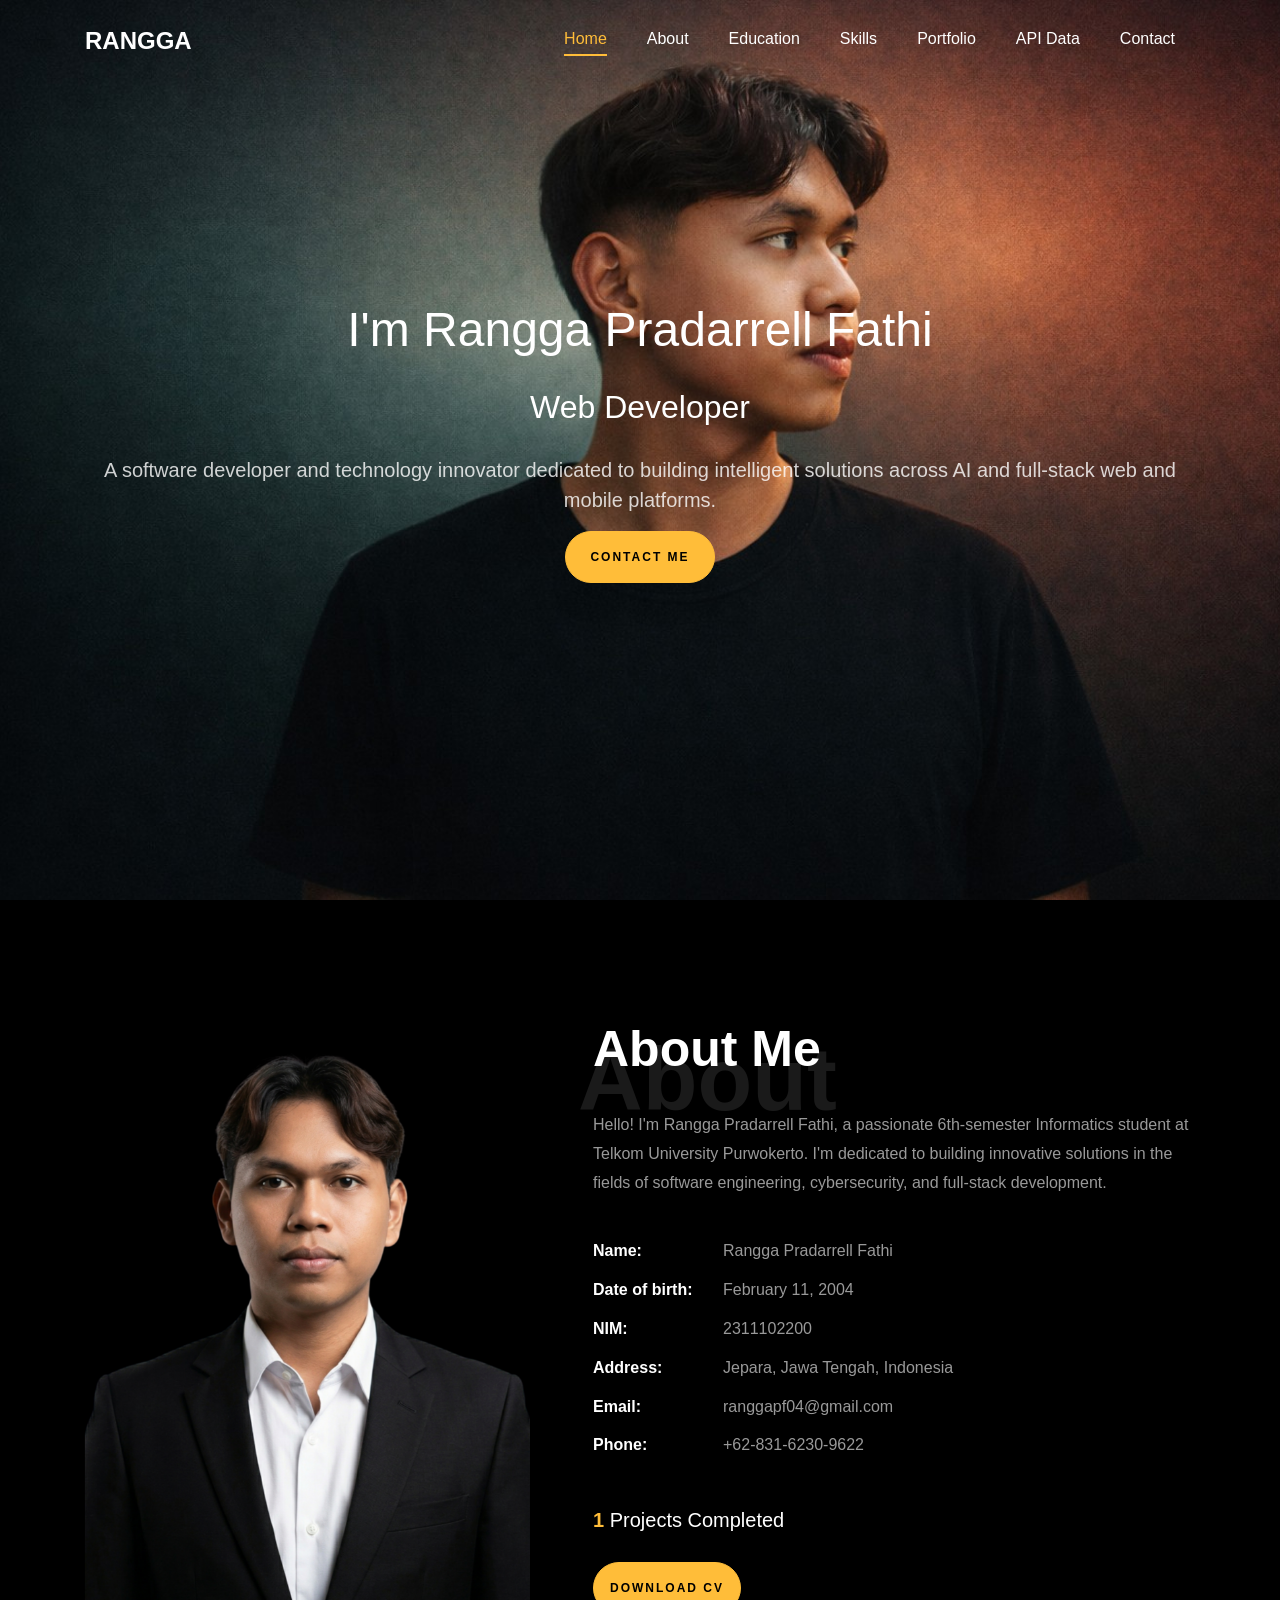
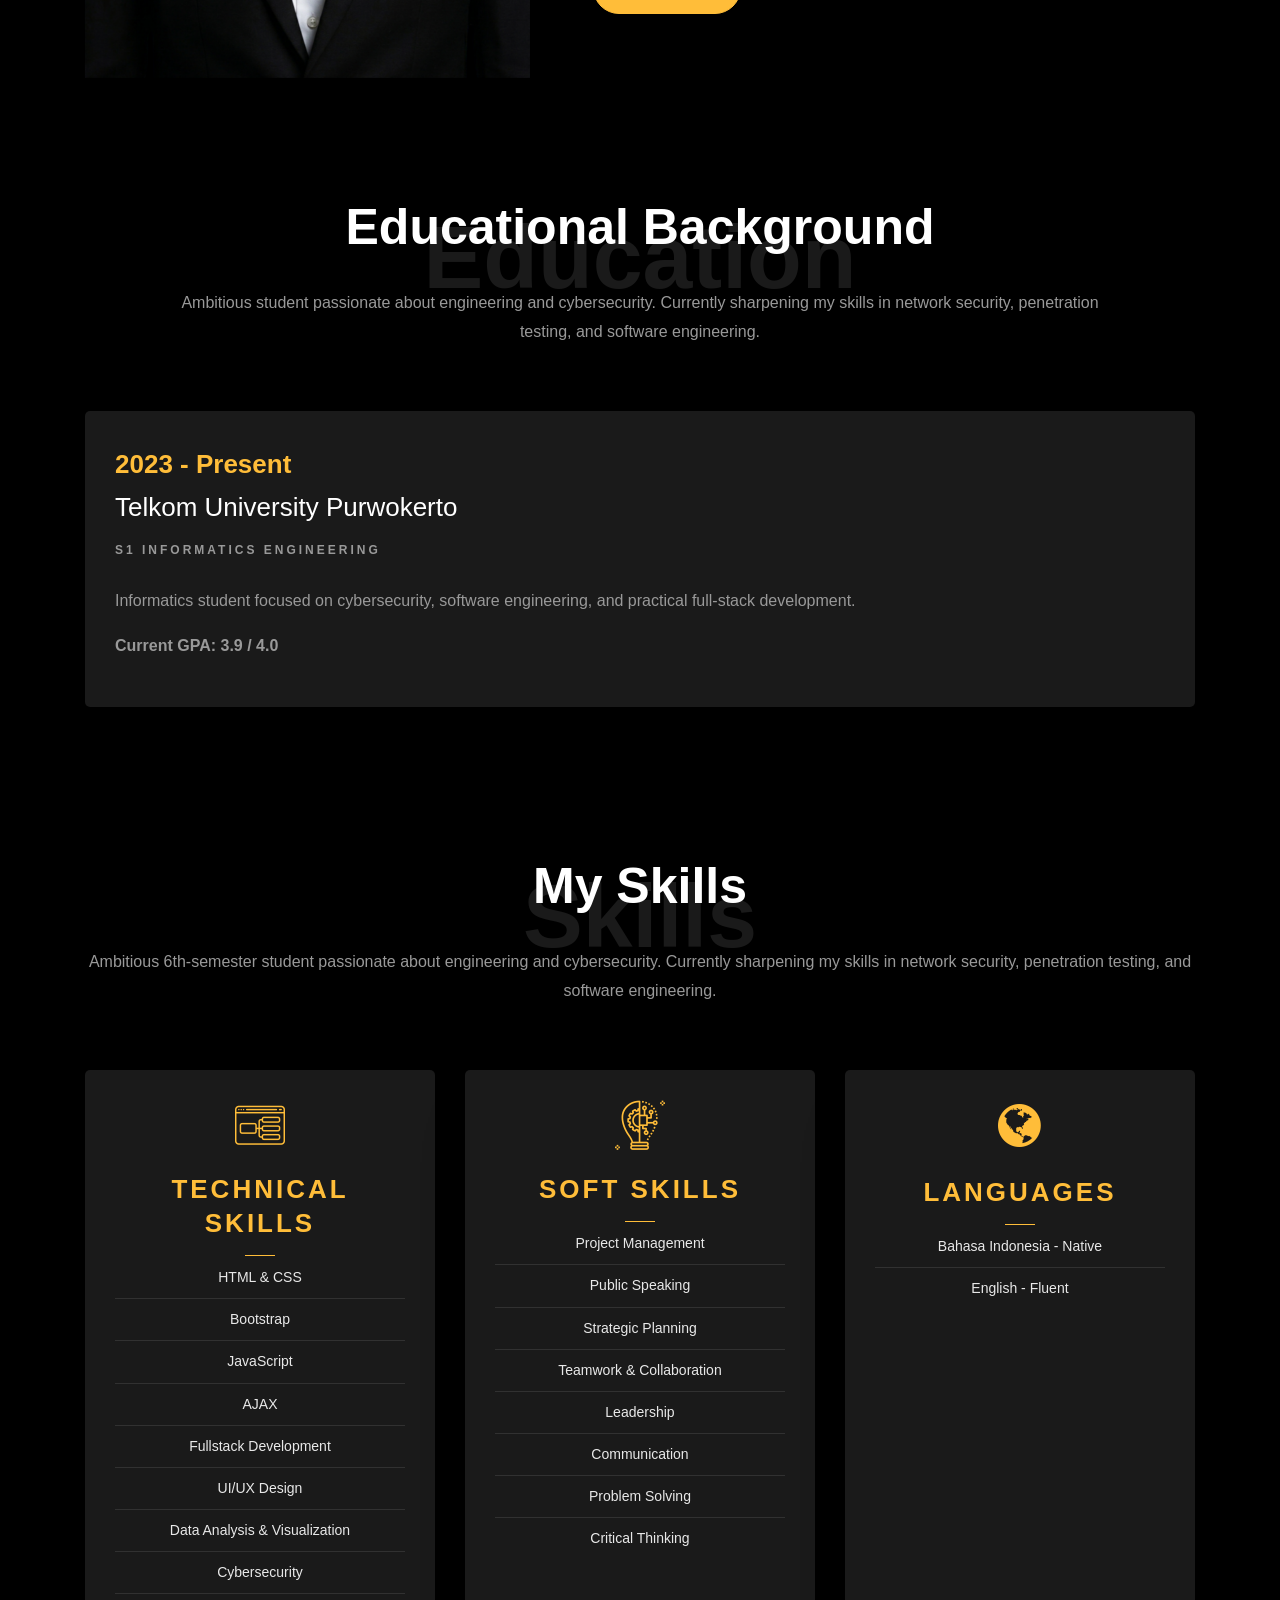
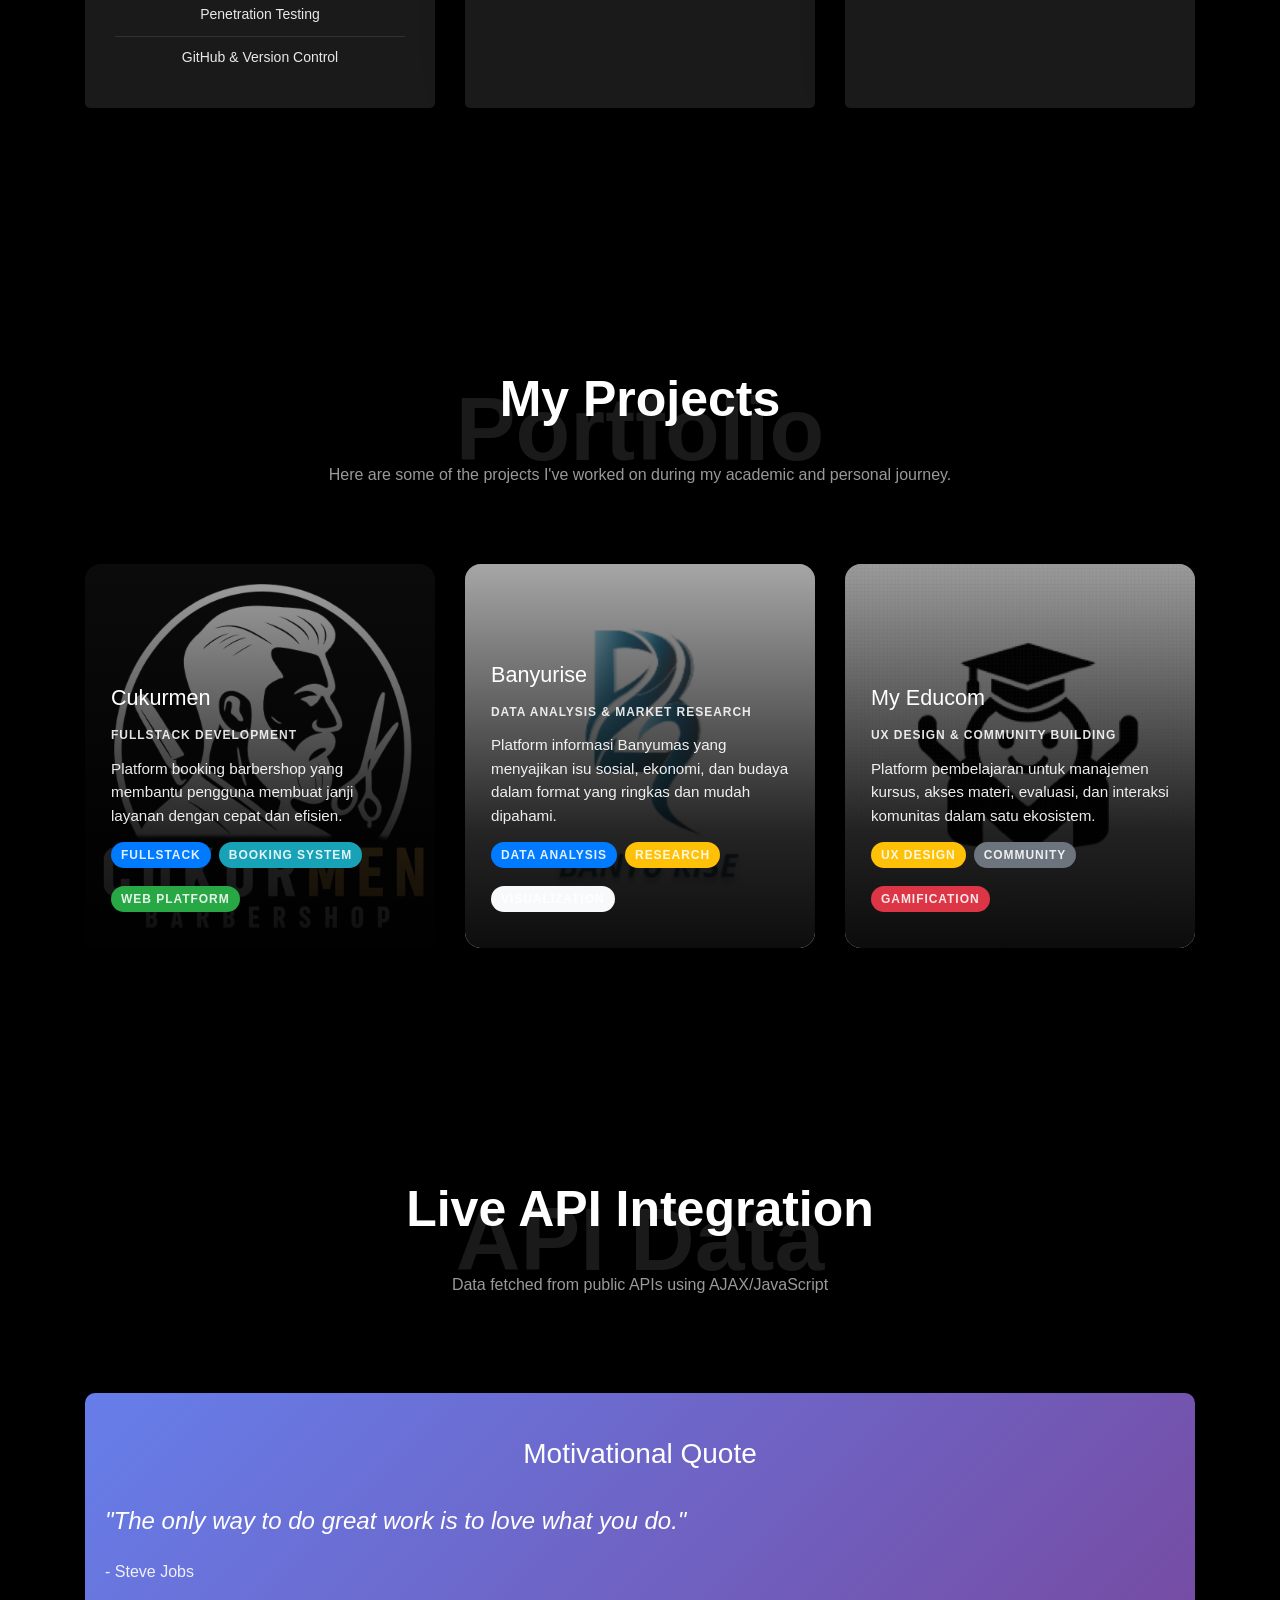
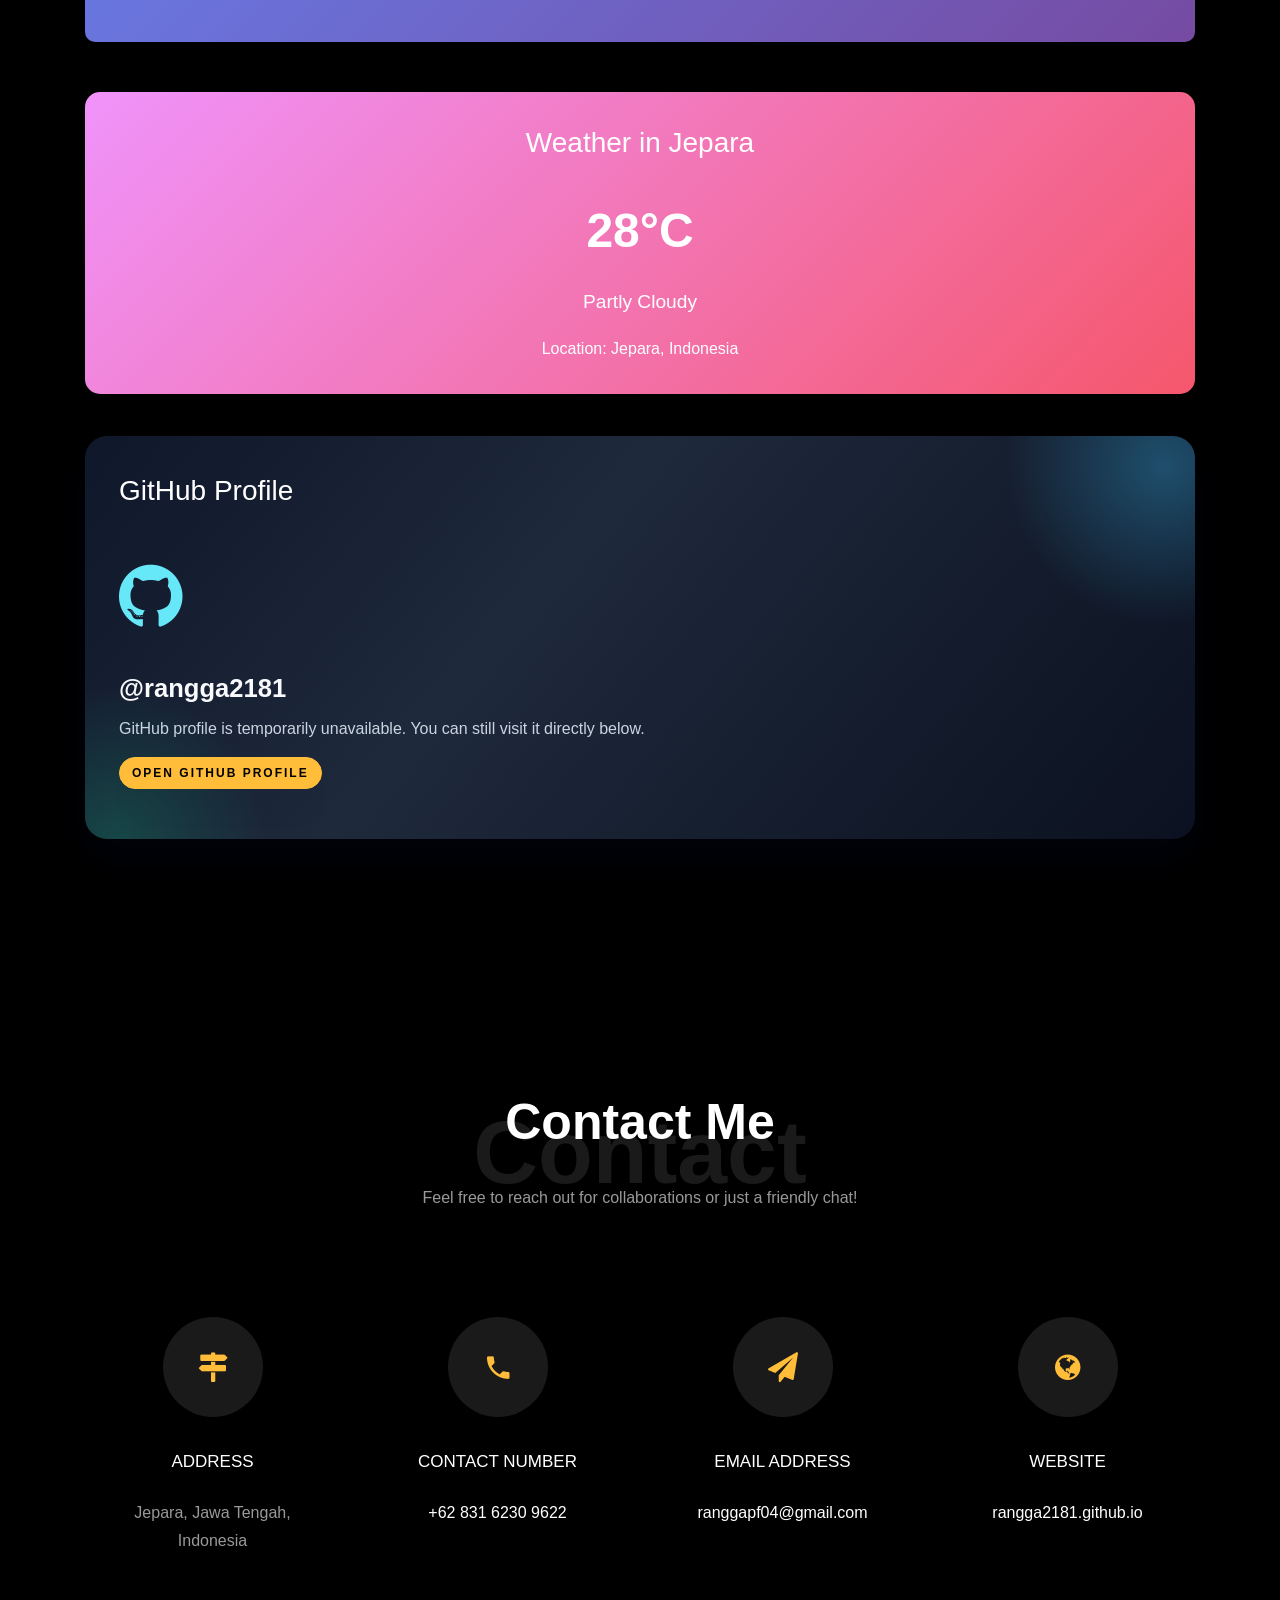
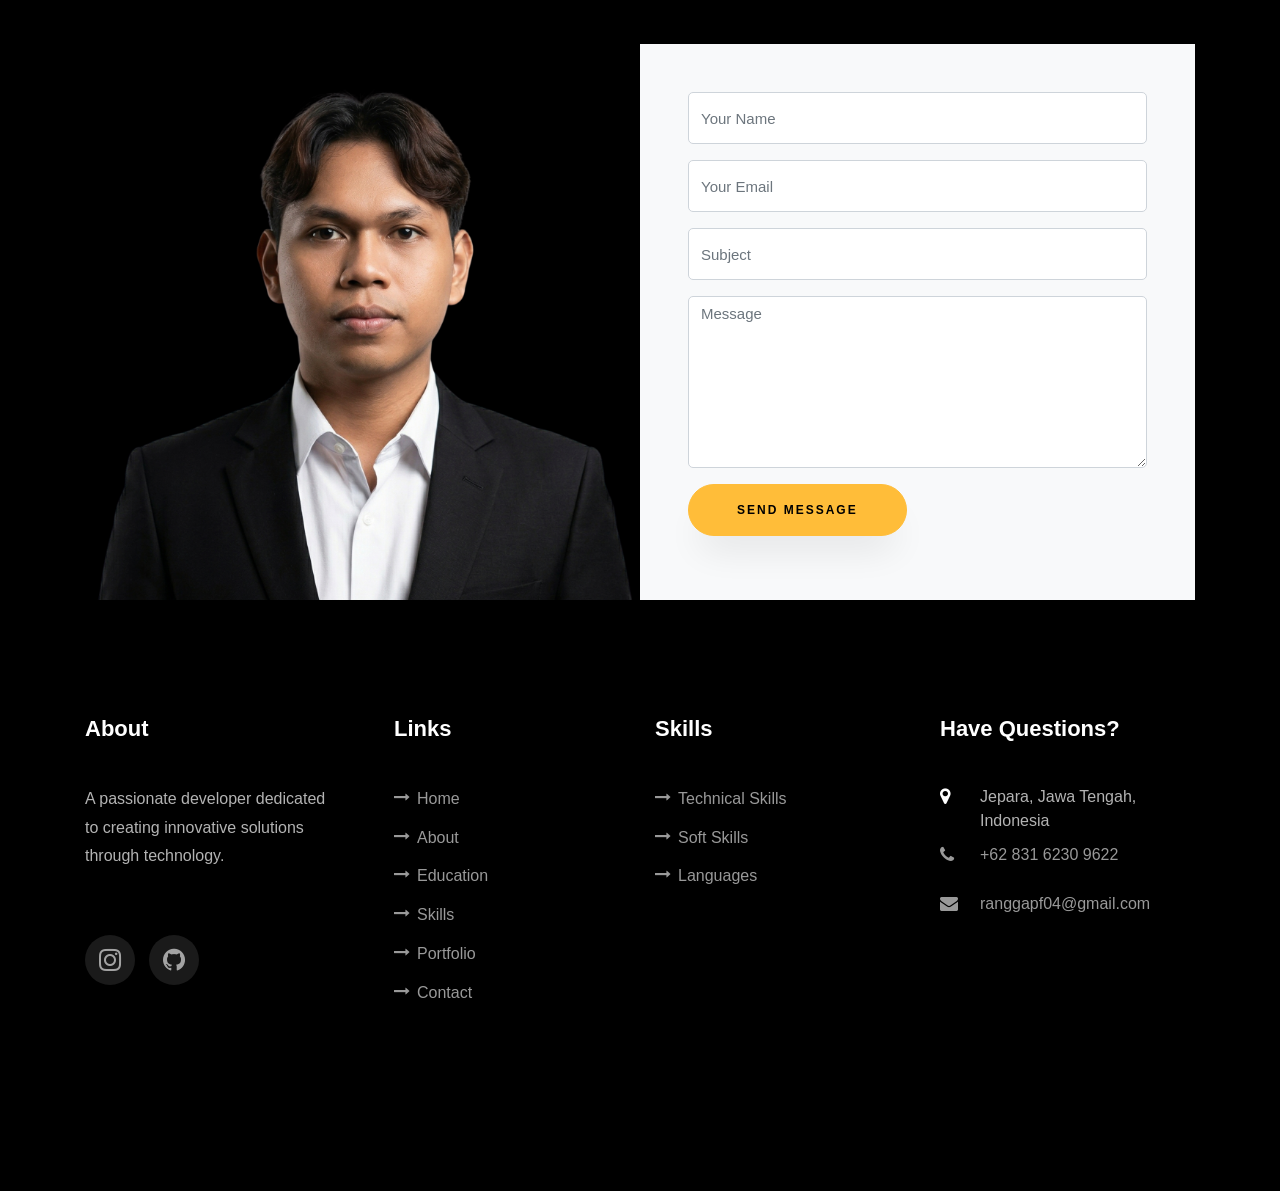
<file: webprofile.html>
<!DOCTYPE html>
<html lang="en">

<head>
    <title>Rangga - Web Profile</title>
    <meta charset="utf-8">
    <meta name="viewport" content="width=device-width, initial-scale=1, shrink-to-fit=no">

    <link rel="stylesheet" href="https://cdn.jsdelivr.net/npm/bootstrap@4.6.2/dist/css/bootstrap.min.css">
    <link rel="stylesheet" href="css/open-iconic-bootstrap.min.css">
    <link rel="stylesheet" href="css/animate.css">
    <link rel="stylesheet" href="css/owl.carousel.min.css">
    <link rel="stylesheet" href="css/owl.theme.default.min.css">
    <link rel="stylesheet" href="css/magnific-popup.css">
    <link rel="stylesheet" href="css/aos.css">
    <link rel="stylesheet" href="css/ionicons.min.css">
    <link rel="stylesheet" href="css/flaticon.css">
    <link rel="stylesheet" href="css/icomoon.css">
    <link rel="stylesheet" href="css/style.css">

    <style>
        .quote-section {
            background: linear-gradient(135deg, #667eea 0%, #764ba2 100%);
            color: #fff;
            padding: 40px 20px;
            border-radius: 10px;
            margin: 30px 0;
        }

        .quote-text {
            font-size: 1.5rem;
            font-style: italic;
            margin-bottom: 15px;
        }

        .quote-author {
            font-size: 1rem;
            opacity: 0.9;
        }

        .weather-card {
            background: linear-gradient(135deg, #f093fb 0%, #f5576c 100%);
            color: #fff;
            padding: 30px;
            border-radius: 15px;
            text-align: center;
            margin: 20px 0;
        }

        .weather-temp {
            font-size: 3rem;
            font-weight: bold;
        }

        .weather-desc {
            font-size: 1.2rem;
            margin-top: 10px;
        }

        .github-profile {
            background: linear-gradient(130deg, #0f172a 0%, #1e293b 40%, #0b1120 100%);
            border-radius: 22px;
            padding: 34px;
            margin: 22px 0;
            color: #e2e8f0;
            position: relative;
            overflow: hidden;
            box-shadow: 0 20px 45px rgba(2, 6, 23, 0.45);
        }

        .github-profile::before,
        .github-profile::after {
            content: "";
            position: absolute;
            border-radius: 999px;
            z-index: 0;
            pointer-events: none;
        }

        .github-profile::before {
            width: 320px;
            height: 320px;
            right: -130px;
            top: -130px;
            background: radial-gradient(circle, rgba(56, 189, 248, 0.32) 0%, rgba(56, 189, 248, 0) 70%);
        }

        .github-profile::after {
            width: 300px;
            height: 300px;
            left: -120px;
            bottom: -150px;
            background: radial-gradient(circle, rgba(16, 185, 129, 0.24) 0%, rgba(16, 185, 129, 0) 72%);
        }

        .github-profile h3,
        .github-profile #github-container {
            position: relative;
            z-index: 1;
        }

        .github-header {
            display: flex;
            align-items: center;
            gap: 24px;
            text-align: left;
            margin-bottom: 24px;
        }

        .github-avatar {
            width: 108px;
            height: 108px;
            border-radius: 50%;
            border: 3px solid rgba(125, 211, 252, 0.75);
            box-shadow: 0 10px 30px rgba(56, 189, 248, 0.35);
            flex-shrink: 0;
        }

        .github-name {
            color: #f8fafc;
            font-size: 1.6rem;
            font-weight: 700;
            margin-bottom: 4px;
        }

        .github-username {
            color: #93c5fd;
            font-size: 1rem;
            margin-bottom: 10px;
        }

        .github-bio {
            color: #cbd5e1;
            margin-bottom: 0;
            line-height: 1.6;
        }

        .github-meta {
            display: flex;
            flex-wrap: wrap;
            gap: 10px;
            margin: 14px 0 0;
            padding: 0;
            list-style: none;
        }

        .github-meta li {
            background: rgba(15, 23, 42, 0.65);
            border: 1px solid rgba(148, 163, 184, 0.25);
            color: #cbd5e1;
            padding: 7px 12px;
            border-radius: 999px;
            font-size: 0.85rem;
        }

        .github-actions {
            display: flex;
            flex-wrap: wrap;
            gap: 10px;
            margin: 20px 0 6px;
        }

        .github-actions .btn {
            border-radius: 999px;
            font-weight: 600;
            padding: 9px 18px;
        }

        .github-actions .btn-primary {
            background: linear-gradient(120deg, #22d3ee 0%, #3b82f6 100%);
            border: 0;
        }

        .github-actions .btn-outline-light {
            border-color: rgba(226, 232, 240, 0.6);
            color: #f8fafc;
        }

        .github-stats {
            display: grid;
            grid-template-columns: repeat(4, minmax(110px, 1fr));
            gap: 12px;
            margin-top: 18px;
        }

        .stat-box {
            background: rgba(15, 23, 42, 0.7);
            border: 1px solid rgba(56, 189, 248, 0.25);
            border-radius: 14px;
            padding: 16px;
            text-align: center;
            backdrop-filter: blur(2px);
        }

        .stat-number {
            font-size: 1.55rem;
            font-weight: 700;
            line-height: 1;
            color: #67e8f9;
        }

        .stat-label {
            margin-top: 6px;
            font-size: 0.78rem;
            text-transform: uppercase;
            letter-spacing: 0.06em;
            color: #94a3b8;
        }

        .loading-spinner {
            text-align: center;
            padding: 40px;
        }

        .portfolio-grid {
            margin-top: 10px;
        }

        .portfolio-grid .project {
            border-radius: 16px;
            overflow: hidden;
            min-height: 360px;
            height: 100%;
            margin-bottom: 24px;
            box-shadow: 0 14px 32px rgba(0, 0, 0, 0.18);
            background-color: #111;
            background-size: cover;
            background-position: center;
            position: relative;
            isolation: isolate;
        }

        .portfolio-grid .project .overlay {
            opacity: 1;
            z-index: 0;
            background: linear-gradient(180deg, rgba(0, 0, 0, 0.35) 0%, rgba(0, 0, 0, 0.86) 70%, rgba(0, 0, 0, 0.95) 100%);
        }

        .portfolio-grid .project .text {
            opacity: 1;
            z-index: 2;
            max-width: 100%;
            padding: 26px;
            text-align: left;
            align-self: end;
        }

        .portfolio-grid .project .text h3 {
            margin-bottom: 8px;
            font-size: 1.35rem;
            line-height: 1.25;
        }

        .portfolio-grid .project .text h3 a {
            color: #fff;
        }

        .portfolio-grid .project .text span {
            display: inline-block;
            margin-bottom: 10px;
            letter-spacing: 0.08em;
            color: rgba(255, 255, 255, 0.88);
        }

        .portfolio-grid .project .text p {
            color: rgba(255, 255, 255, 0.92);
            margin-bottom: 14px;
            line-height: 1.55;
            font-size: 0.95rem;
        }

        .project-tags {
            display: flex;
            flex-wrap: wrap;
            gap: 8px;
        }

        .project-tags .badge {
            font-size: 0.72rem;
            font-weight: 600;
            border-radius: 999px;
            padding: 7px 10px;
        }

        @media (max-width: 768px) {
            .hero-wrap {
                background-size: contain !important;
                background-position: center center !important;
                min-height: 100vh;
            }

            .slider-text h1 {
                font-size: 32px !important;
            }

            .slider-text h2 {
                font-size: 18px !important;
            }

            .github-profile {
                padding: 26px 18px;
            }

            .github-header {
                flex-direction: column;
                text-align: center;
                gap: 14px;
            }

            .github-stats {
                grid-template-columns: repeat(2, minmax(120px, 1fr));
                gap: 10px;
            }

            .github-meta,
            .github-actions {
                justify-content: center;
            }

            .portfolio-grid .project {
                min-height: 320px;
            }

            .portfolio-grid .project .text {
                padding: 20px;
            }
        }
    </style>
</head>

<body data-spy="scroll" data-target=".site-navbar-target" data-offset="300">

    <nav class="navbar navbar-expand-lg navbar-dark ftco_navbar ftco-navbar-light site-navbar-target" id="ftco-navbar">
        <div class="container">
            <a class="navbar-brand" href="webprofile.html">Rangga</a>
            <button class="navbar-toggler js-fh5co-nav-toggle fh5co-nav-toggle" type="button" data-toggle="collapse"
                data-target="#ftco-nav" aria-controls="ftco-nav" aria-expanded="false" aria-label="Toggle navigation">
                <span class="oi oi-menu"></span> Menu
            </button>

            <div class="collapse navbar-collapse" id="ftco-nav">
                <ul class="navbar-nav nav ml-auto">
                    <li class="nav-item"><a href="#home-section" class="nav-link"><span>Home</span></a></li>
                    <li class="nav-item"><a href="#about-section" class="nav-link"><span>About</span></a></li>
                    <li class="nav-item"><a href="#education-section" class="nav-link"><span>Education</span></a></li>
                    <li class="nav-item"><a href="#skills-section" class="nav-link"><span>Skills</span></a></li>
                    <li class="nav-item"><a href="#portfolio-section" class="nav-link"><span>Portfolio</span></a></li>
                    <li class="nav-item"><a href="#api-section" class="nav-link"><span>API Data</span></a></li>
                    <li class="nav-item"><a href="#contact-section" class="nav-link"><span>Contact</span></a></li>
                </ul>
            </div>
        </div>
    </nav>

    <section class="hero-wrap js-fullheight" id="home-section" style="background-image: url('images/bg_1.jpg');"
        data-stellar-background-ratio="0.5">
        <div class="overlay"></div>
        <div class="container">
            <div class="row no-gutters slider-text js-fullheight align-items-center justify-content-center">
                <div class="col-md-12 ftco-animate text-center">
                    <h1 class="mb-4">I'm <span>Rangga Pradarrell Fathi</span></h1>
                    <h2 class="mb-4">Web Developer</h2>
                    <p>A software developer and technology innovator dedicated to building intelligent solutions
                        across AI and full-stack web and mobile platforms.</p>
                    <p><a href="#contact-section" class="btn btn-primary py-3 px-4">Contact Me</a>
                    </p>
                </div>
            </div>
        </div>
    </section>

    <section class="ftco-about img ftco-section ftco-no-pb" id="about-section">
        <div class="container">
            <div class="row d-flex">
                <div class="col-md-6 col-lg-5 d-flex">
                    <div class="img-about img d-flex align-items-stretch">
                        <div class="overlay"></div>
                        <div class="img d-flex align-self-stretch align-items-center"
                            style="background-image:url(images/bg_1.png);">
                        </div>
                    </div>
                </div>
                <div class="col-md-6 col-lg-7 pl-lg-5 pb-5">
                    <div class="row justify-content-start pb-3">
                        <div class="col-md-12 heading-section ftco-animate">
                            <h1 class="big">About</h1>
                            <h2 class="mb-4">About Me</h2>
                            <p>Hello! I'm Rangga Pradarrell Fathi, a passionate 6th-semester Informatics student at
                                Telkom University Purwokerto. I'm dedicated to building innovative solutions in the
                                fields of software engineering, cybersecurity, and full-stack development.</p>
                            <ul class="about-info mt-4 px-md-0 px-2">
                                <li class="d-flex"><span>Name:</span> <span>Rangga Pradarrell Fathi</span></li>
                                <li class="d-flex"><span>Date of birth:</span> <span>February 11, 2004</span></li>
                                <li class="d-flex"><span>NIM:</span> <span>2311102200</span></li>
                                <li class="d-flex"><span>Address:</span> <span>Jepara, Jawa Tengah, Indonesia</span>
                                </li>
                                <li class="d-flex"><span>Email:</span> <span>ranggapf04@gmail.com</span></li>
                                <li class="d-flex"><span>Phone:</span> <span>+62-831-6230-9622</span></li>
                            </ul>
                        </div>
                    </div>
                    <div class="counter-wrap ftco-animate d-flex mt-md-3">
                        <div class="text">
                            <p class="mb-4">
                                <span class="number" data-number="6">0</span>
                                <span>Projects Completed</span>
                            </p>
                            <p><a href="images/CV Rangga Pradarrell Fathi_INDO.pdf"
                                    download="CV Rangga Pradarrell Fathi_INDO.pdf"
                                    class="btn btn-primary py-3 px-3">Download CV</a></p>
                        </div>
                    </div>
                </div>
            </div>
        </div>
    </section>

    <section class="ftco-section ftco-no-pb" id="education-section">
        <div class="container">
            <div class="row justify-content-center pb-5">
                <div class="col-md-10 heading-section text-center ftco-animate">
                    <h1 class="big big-2">Education</h1>
                    <h2 class="mb-4">Educational Background</h2>
                    <p>Ambitious student passionate about engineering and cybersecurity. Currently sharpening my skills
                        in network security, penetration testing, and software engineering.</p>
                </div>
            </div>
            <div class="row">
                <div class="col-md-12">
                    <div class="resume-wrap ftco-animate">
                        <span class="date">2023 - Present</span>
                        <h2>Telkom University Purwokerto</h2>
                        <span class="position">S1 Informatics Engineering</span>
                        <p class="mt-4">Informatics student focused on cybersecurity, software engineering, and
                            practical full-stack development.</p>
                        <p class="mt-2"><strong>Current GPA: 3.9 / 4.0</strong></p>
                    </div>
                </div>
            </div>
        </div>
    </section>

    <section class="ftco-section" id="skills-section">
        <div class="container">
            <div class="row justify-content-center pb-5">
                <div class="col-md-12 heading-section text-center ftco-animate">
                    <h1 class="big big-2">Skills</h1>
                    <h2 class="mb-4">My Skills</h2>
                    <p>Ambitious 6th-semester student passionate about engineering and cybersecurity.
                        Currently sharpening my skills in network security, penetration testing, and software
                        engineering.</p>
                </div>
            </div>
            <div class="row">
                <div class="col-md-4 text-center d-flex ftco-animate">
                    <div class="services-1 w-100">
                        <span class="icon">
                            <i class="flaticon-ux-design"></i>
                        </span>
                        <div class="desc">
                            <h3 class="mb-3">Technical Skills</h3>
                            <ul class="skill-list list-unstyled">
                                <li>HTML & CSS</li>
                                <li>Bootstrap</li>
                                <li>JavaScript</li>
                                <li>AJAX</li>
                                <li>Fullstack Development</li>
                                <li>UI/UX Design</li>
                                <li>Data Analysis & Visualization</li>
                                <li>Cybersecurity</li>
                                <li>Penetration Testing</li>
                                <li>GitHub & Version Control</li>
                            </ul>
                        </div>
                    </div>
                </div>
                <div class="col-md-4 text-center d-flex ftco-animate">
                    <div class="services-1 w-100">
                        <span class="icon">
                            <i class="flaticon-innovation"></i>
                        </span>
                        <div class="desc">
                            <h3 class="mb-3">Soft Skills</h3>
                            <ul class="skill-list list-unstyled">
                                <li>Project Management</li>
                                <li>Public Speaking</li>
                                <li>Strategic Planning</li>
                                <li>Teamwork & Collaboration</li>
                                <li>Leadership</li>
                                <li>Communication</li>
                                <li>Problem Solving</li>
                                <li>Critical Thinking</li>
                            </ul>
                        </div>
                    </div>
                </div>
                <div class="col-md-4 text-center d-flex ftco-animate">
                    <div class="services-1 w-100">
                        <span class="icon">
                            <i class="icon-globe"></i>
                        </span>
                        <div class="desc">
                            <h3 class="mb-3">Languages</h3>
                            <ul class="skill-list list-unstyled">
                                <li>Bahasa Indonesia - Native</li>
                                <li>English - Fluent</li>
                            </ul>
                        </div>
                    </div>
                </div>
            </div>
        </div>
    </section>

    <section class="ftco-section ftco-project" id="portfolio-section">
        <div class="container">
            <div class="row justify-content-center pb-5">
                <div class="col-md-12 heading-section text-center ftco-animate">
                    <h1 class="big big-2">Portfolio</h1>
                    <h2 class="mb-4">My Projects</h2>
                    <p>Here are some of the projects I've worked on during my academic and personal journey.</p>
                </div>
            </div>
            <div class="row portfolio-grid">
                <div class="col-md-6 col-lg-4">
                    <div class="project ftco-animate d-flex align-items-end"
                        style="background-image: url(images/cukurmen.png);">
                        <div class="overlay"></div>
                        <div class="text">
                            <h3><a href="#">Cukurmen</a></h3>
                            <span>Fullstack Development</span>
                            <p>Platform booking barbershop yang membantu pengguna membuat janji layanan dengan cepat dan
                                efisien.</p>
                            <div class="project-tags">
                                <span class="badge badge-primary">Fullstack</span>
                                <span class="badge badge-info">Booking System</span>
                                <span class="badge badge-success">Web Platform</span>
                            </div>
                        </div>
                    </div>
                </div>

                <div class="col-md-6 col-lg-4">
                    <div class="project ftco-animate d-flex align-items-end"
                        style="background-image: url(images/banyurise.png);">
                        <div class="overlay"></div>
                        <div class="text">
                            <h3><a href="#">Banyurise</a></h3>
                            <span>Data Analysis & Market Research</span>
                            <p>Platform informasi Banyumas yang menyajikan isu sosial, ekonomi, dan budaya dalam format
                                yang ringkas dan mudah dipahami.</p>
                            <div class="project-tags">
                                <span class="badge badge-primary">Data Analysis</span>
                                <span class="badge badge-warning">Research</span>
                                <span class="badge badge-light">Visualization</span>
                            </div>
                        </div>
                    </div>
                </div>

                <div class="col-md-6 col-lg-4">
                    <div class="project ftco-animate d-flex align-items-end"
                        style="background-image: url(images/myeducom.png);">
                        <div class="overlay"></div>
                        <div class="text">
                            <h3><a href="#">My Educom</a></h3>
                            <span>UX Design & Community Building</span>
                            <p>Platform pembelajaran untuk manajemen kursus, akses materi, evaluasi, dan interaksi
                                komunitas dalam satu ekosistem.</p>
                            <div class="project-tags">
                                <span class="badge badge-warning">UX Design</span>
                                <span class="badge badge-secondary">Community</span>
                                <span class="badge badge-danger">Gamification</span>
                            </div>
                        </div>
                    </div>
                </div>
            </div>
        </div>
    </section>

    <section class="ftco-section" id="api-section">
        <div class="container">
            <div class="row justify-content-center pb-5">
                <div class="col-md-12 heading-section text-center ftco-animate">
                    <h1 class="big big-2">API Data</h1>
                    <h2 class="mb-4">Live API Integration</h2>
                    <p>Data fetched from public APIs using AJAX/JavaScript</p>
                </div>
            </div>

            <div class="row">
                <div class="col-md-12">
                    <div class="quote-section ftco-animate">
                        <h3 class="mb-4 text-center">Motivational Quote</h3>
                        <div id="quote-container">
                            <div class="loading-spinner">
                                <div class="spinner-border text-light" role="status">
                                    <span class="sr-only">Loading...</span>
                                </div>
                                <p class="mt-2">Fetching inspirational quote...</p>
                            </div>
                        </div>
                    </div>
                </div>
            </div>

            <div class="row">
                <div class="col-md-12">
                    <div class="weather-card ftco-animate">
                        <h3 class="mb-4">Weather in Jepara</h3>
                        <div id="weather-container">
                            <div class="loading-spinner">
                                <div class="spinner-border text-light" role="status">
                                    <span class="sr-only">Loading...</span>
                                </div>
                                <p class="mt-2">Loading weather data...</p>
                            </div>
                        </div>
                    </div>
                </div>
            </div>

            <div class="row">
                <div class="col-md-12">
                    <div class="github-profile ftco-animate">
                        <h3 class="mb-4">GitHub Profile</h3>
                        <div id="github-container">
                            <div class="loading-spinner">
                                <div class="spinner-border" role="status">
                                    <span class="sr-only">Loading...</span>
                                </div>
                                <p class="mt-2">Loading GitHub profile...</p>
                            </div>
                        </div>
                    </div>
                </div>
            </div>
        </div>
    </section>

    <section class="ftco-section contact-section ftco-no-pb" id="contact-section">
        <div class="container">
            <div class="row justify-content-center mb-5 pb-3">
                <div class="col-md-7 heading-section text-center ftco-animate">
                    <h1 class="big big-2">Contact</h1>
                    <h2 class="mb-4">Contact Me</h2>
                    <p>Feel free to reach out for collaborations or just a friendly chat!</p>
                </div>
            </div>

            <div class="row d-flex contact-info mb-5">
                <div class="col-md-6 col-lg-3 d-flex ftco-animate">
                    <div class="align-self-stretch box p-4 text-center">
                        <div class="icon d-flex align-items-center justify-content-center">
                            <span class="icon-map-signs"></span>
                        </div>
                        <h3 class="mb-4">Address</h3>
                        <p>Jepara, Jawa Tengah, Indonesia</p>
                    </div>
                </div>
                <div class="col-md-6 col-lg-3 d-flex ftco-animate">
                    <div class="align-self-stretch box p-4 text-center">
                        <div class="icon d-flex align-items-center justify-content-center">
                            <span class="icon-phone2"></span>
                        </div>
                        <h3 class="mb-4">Contact Number</h3>
                        <p><a href="tel:+6283162309622">+62 831 6230 9622</a></p>
                    </div>
                </div>
                <div class="col-md-6 col-lg-3 d-flex ftco-animate">
                    <div class="align-self-stretch box p-4 text-center">
                        <div class="icon d-flex align-items-center justify-content-center">
                            <span class="icon-paper-plane"></span>
                        </div>
                        <h3 class="mb-4">Email Address</h3>
                        <p><a href="mailto:ranggapf04@gmail.com">ranggapf04@gmail.com</a></p>
                    </div>
                </div>
                <div class="col-md-6 col-lg-3 d-flex ftco-animate">
                    <div class="align-self-stretch box p-4 text-center">
                        <div class="icon d-flex align-items-center justify-content-center">
                            <span class="icon-globe"></span>
                        </div>
                        <h3 class="mb-4">Website</h3>
                        <p><a href="https://rangga2181.github.io/">rangga2181.github.io</a></p>
                    </div>
                </div>
            </div>

            <div class="row no-gutters block-9">
                <div class="col-md-6 order-md-last d-flex">
                    <form action="https://formsubmit.co/ranggapf04@gmail.com" method="POST"
                        class="bg-light p-4 p-md-5 contact-form" id="contactForm">
                        <input type="hidden" name="_subject" value="New Message from Web Profile!">
                        <input type="hidden" name="_captcha" value="false">
                        <input type="hidden" name="_template" value="table">
                        <input type="text" name="_honey" style="display:none">

                        <div class="form-group">
                            <input type="text" name="name" class="form-control" placeholder="Your Name" required>
                        </div>
                        <div class="form-group">
                            <input type="email" name="email" class="form-control" placeholder="Your Email" required>
                        </div>
                        <div class="form-group">
                            <input type="text" name="subject" class="form-control" placeholder="Subject" required>
                        </div>
                        <div class="form-group">
                            <textarea name="message" id="message" cols="30" rows="7" class="form-control"
                                placeholder="Message" required></textarea>
                        </div>
                        <div class="form-group">
                            <input type="submit" value="Send Message" class="btn btn-primary py-3 px-5" id="submitBtn">
                        </div>
                        <div id="form-message" class="mt-3"></div>
                    </form>
                </div>

                <div class="col-md-6 d-flex">
                    <div class="img" style="background-image: url(images/bg_1.png);"></div>
                </div>
            </div>
        </div>
    </section>

    <footer class="ftco-footer ftco-section">
        <div class="container">
            <div class="row mb-5">
                <div class="col-md">
                    <div class="ftco-footer-widget mb-4">
                        <h2 class="ftco-heading-2">About</h2>
                        <p>A passionate developer dedicated to creating innovative solutions through technology.</p>
                        <ul class="ftco-footer-social list-unstyled float-md-left float-lft mt-5">
                            <li class="ftco-animate"><a
                                    href="https://www.instagram.com/ranggpf?igsh=MW94MjRpaDdzNnI0Zw=="><span
                                        class="icon-instagram"></span></a></li>
                            <li class="ftco-animate"><a href=https://rangga2181.github.io/"><span
                                        class="icon-github"></span></a></li>
                        </ul>
                    </div>
                </div>
                <div class="col-md">
                    <div class="ftco-footer-widget mb-4 ml-md-4">
                        <h2 class="ftco-heading-2">Links</h2>
                        <ul class="list-unstyled">
                            <li><a href="#home-section"><span class="icon-long-arrow-right mr-2"></span>Home</a></li>
                            <li><a href="#about-section"><span class="icon-long-arrow-right mr-2"></span>About</a></li>
                            <li><a href="#education-section"><span
                                        class="icon-long-arrow-right mr-2"></span>Education</a></li>
                            <li><a href="#skills-section"><span class="icon-long-arrow-right mr-2"></span>Skills</a>
                            </li>
                            <li><a href="#portfolio-section"><span
                                        class="icon-long-arrow-right mr-2"></span>Portfolio</a></li>
                            <li><a href="#contact-section"><span class="icon-long-arrow-right mr-2"></span>Contact</a>
                            </li>
                        </ul>
                    </div>
                </div>
                <div class="col-md">
                    <div class="ftco-footer-widget mb-4">
                        <h2 class="ftco-heading-2">Skills</h2>
                        <ul class="list-unstyled">
                            <li><a href="#skills-section"><span class="icon-long-arrow-right mr-2"></span>Technical
                                    Skills</a></li>
                            <li><a href="#skills-section"><span class="icon-long-arrow-right mr-2"></span>Soft
                                    Skills</a></li>
                            <li><a href="#skills-section"><span class="icon-long-arrow-right mr-2"></span>Languages</a>
                            </li>
                        </ul>
                    </div>
                </div>
                <div class="col-md">
                    <div class="ftco-footer-widget mb-4">
                        <h2 class="ftco-heading-2">Have Questions?</h2>
                        <div class="block-23 mb-3">
                            <ul>
                                <li><span class="icon icon-map-marker"></span><span class="text">Jepara, Jawa Tengah,
                                        Indonesia</span></li>
                                <li><a href="#"><span class="icon icon-phone"></span><span class="text">+62 831 6230
                                            9622</span></a></li>
                                <li><a href="#"><span class="icon icon-envelope"></span><span
                                            class="text">ranggapf04@gmail.com</span></a></li>
                            </ul>
                        </div>
                    </div>
                </div>
            </div>
        </div>
    </footer>

    <div id="ftco-loader" class="show fullscreen">
        <svg class="circular" width="48px" height="48px">
            <circle class="path-bg" cx="24" cy="24" r="22" fill="none" stroke-width="4" stroke="#eeeeee" />
            <circle class="path" cx="24" cy="24" r="22" fill="none" stroke-width="4" stroke-miterlimit="10"
                stroke="#F96D00" />
        </svg>
    </div>

    <script src="https://code.jquery.com/jquery-3.6.0.min.js"></script>
    <script src="https://cdn.jsdelivr.net/npm/bootstrap@4.6.2/dist/js/bootstrap.bundle.min.js"></script>
    <script src="js/jquery-migrate-3.0.1.min.js"></script>
    <script src="js/popper.min.js"></script>
    <script src="js/bootstrap.min.js"></script>
    <script src="js/jquery.easing.1.3.js"></script>
    <script src="js/jquery.waypoints.min.js"></script>
    <script src="js/jquery.stellar.min.js"></script>
    <script src="js/owl.carousel.min.js"></script>
    <script src="js/jquery.magnific-popup.min.js"></script>
    <script src="js/aos.js"></script>
    <script src="js/jquery.animateNumber.min.js"></script>
    <script src="js/scrollax.min.js"></script>
    <script src="js/main.js"></script>

    <script>
        $(document).ready(function () {
            function fetchQuote() {
                $.ajax({
                    url: "https://type.fit/api/quotes",
                    method: "GET",
                    dataType: "json",
                    success: function (data) {
                        const randomQuote = data[Math.floor(Math.random() * data.length)];
                        $("#quote-container").html(`
                            <p class="quote-text">"${randomQuote.text}"</p>
                            <p class="quote-author">- ${randomQuote.author || "Unknown"}</p>
                        `);
                    },
                    error: function () {
                        $("#quote-container").html(`
                            <p class="quote-text">"The only way to do great work is to love what you do."</p>
                            <p class="quote-author">- Steve Jobs</p>
                        `);
                    }
                });
            }

            function getWeatherDescription(code) {
                const descriptions = {
                    0: "Clear Sky",
                    1: "Mainly Clear",
                    2: "Partly Cloudy",
                    3: "Overcast",
                    45: "Foggy",
                    48: "Depositing Rime Fog",
                    51: "Light Drizzle",
                    53: "Moderate Drizzle",
                    55: "Dense Drizzle",
                    61: "Slight Rain",
                    63: "Moderate Rain",
                    65: "Heavy Rain",
                    71: "Slight Snow",
                    73: "Moderate Snow",
                    75: "Heavy Snow",
                    80: "Slight Rain Showers",
                    81: "Moderate Rain Showers",
                    82: "Violent Rain Showers",
                    95: "Thunderstorm",
                    96: "Thunderstorm with Hail"
                };
                return descriptions[code] || "Unknown";
            }

            function fetchWeather() {
                $.ajax({
                    url: "https://api.open-meteo.com/v1/forecast?latitude=-6.5944&longitude=110.8380&current_weather=true&timezone=Asia%2FJakarta",
                    method: "GET",
                    dataType: "json",
                    success: function (data) {
                        const weather = data.current_weather;
                        const temp = weather.temperature;
                        const desc = getWeatherDescription(weather.weathercode);
                        $("#weather-container").html(`
                            <div class="weather-temp">${temp}°C</div>
                            <div class="weather-desc">${desc}</div>
                            <div class="mt-3">Wind: ${weather.windspeed} km/h</div>
                        `);
                    },
                    error: function () {
                        $("#weather-container").html(`
                            <div class="weather-temp">28°C</div>
                            <div class="weather-desc">Partly Cloudy</div>
                            <div class="mt-3">Location: Jepara, Indonesia</div>
                        `);
                    }
                });
            }

            function fetchGitHubProfile() {
                $.ajax({
                    url: "https://api.github.com/users/rangga2181",
                    method: "GET",
                    dataType: "json",
                    success: function (data) {
                        const joinedYear = data.created_at ? new Date(data.created_at).getFullYear() : null;
                        const websiteLink = data.blog && data.blog.trim() !== ""
                            ? (data.blog.startsWith("http") ? data.blog : "https://" + data.blog)
                            : null;

                        $("#github-container").html(`
                            <div class="github-header">
                                <img src="${data.avatar_url}" alt="GitHub Avatar" class="github-avatar">
                                <div>
                                    <div class="github-name">${data.name || data.login}</div>
                                    <div class="github-username">@${data.login}</div>
                                    <p class="github-bio">${data.bio || "Web Developer focused on modern, reliable, and user-friendly digital products."}</p>
                                    <ul class="github-meta">
                                        ${data.location ? `<li><i class="icon-map-pin mr-1"></i>${data.location}</li>` : ""}
                                        ${data.company ? `<li><i class="icon-briefcase mr-1"></i>${data.company}</li>` : ""}
                                        ${joinedYear ? `<li><i class="icon-calendar mr-1"></i>Joined ${joinedYear}</li>` : ""}
                                    </ul>
                                </div>
                            </div>
                            <div class="github-actions">
                                <a href="${data.html_url}" target="_blank" class="btn btn-primary btn-sm">Visit GitHub</a>
                                <a href="${data.html_url}?tab=repositories" target="_blank" class="btn btn-outline-light btn-sm">View Repositories</a>
                                ${websiteLink ? `<a href="${websiteLink}" target="_blank" class="btn btn-outline-light btn-sm">Portfolio</a>` : ""}
                            </div>
                            <div class="github-stats">
                                <div class="stat-box">
                                    <div class="stat-number">${data.public_repos}</div>
                                    <div class="stat-label">Repositories</div>
                                </div>
                                <div class="stat-box">
                                    <div class="stat-number">${data.followers}</div>
                                    <div class="stat-label">Followers</div>
                                </div>
                                <div class="stat-box">
                                    <div class="stat-number">${data.following}</div>
                                    <div class="stat-label">Following</div>
                                </div>
                                <div class="stat-box">
                                    <div class="stat-number">${data.public_gists}</div>
                                    <div class="stat-label">Gists</div>
                                </div>
                            </div>
                        `);
                    },
                    error: function () {
                        $("#github-container").html(`
                            <div class="icon" style="font-size: 74px; color: #67e8f9;">
                                <i class="icon-github"></i>
                            </div>
                            <h3 class="github-name mb-2">@rangga2181</h3>
                            <p class="github-bio mb-3">GitHub profile is temporarily unavailable. You can still visit it directly below.</p>
                            <p><a href="https://github.com/rangga2181" target="_blank" class="btn btn-primary">Open GitHub Profile</a></p>
                        `);
                    }
                });
            }

            fetchQuote();
            fetchWeather();
            fetchGitHubProfile();
            setInterval(fetchQuote, 30000);

            $("#contactForm").on("submit", function (e) {
                e.preventDefault();

                const form = $(this);
                const submitBtn = $("#submitBtn");
                const formMessage = $("#form-message");
                const formData = form.serialize();

                submitBtn.prop("disabled", true).html('<span class="spinner-border spinner-border-sm mr-2"></span>Sending...');
                formMessage.html("");

                $.ajax({
                    url: "https://formsubmit.co/ajax/ranggapf04@gmail.com",
                    method: "POST",
                    data: formData,
                    dataType: "json",
                    success: function () {
                        formMessage.html(`
                            <div class="alert alert-success alert-dismissible fade show" role="alert">
                                <strong>Success!</strong> Your message has been sent. I'll get back to you soon!
                                <button type="button" class="close" data-dismiss="alert" aria-label="Close">
                                    <span aria-hidden="true">&times;</span>
                                </button>
                            </div>
                        `);
                        form[0].reset();
                    },
                    error: function () {
                        formMessage.html(`
                            <div class="alert alert-danger alert-dismissible fade show" role="alert">
                                <strong>Error!</strong> Failed to send message. Please try again later.
                                <button type="button" class="close" data-dismiss="alert" aria-label="Close">
                                    <span aria-hidden="true">&times;</span>
                                </button>
                            </div>
                        `);
                    },
                    complete: function () {
                        submitBtn.prop("disabled", false).html("Send Message");
                    }
                });
            });
        });
    </script>
</body>

</html>
</file>
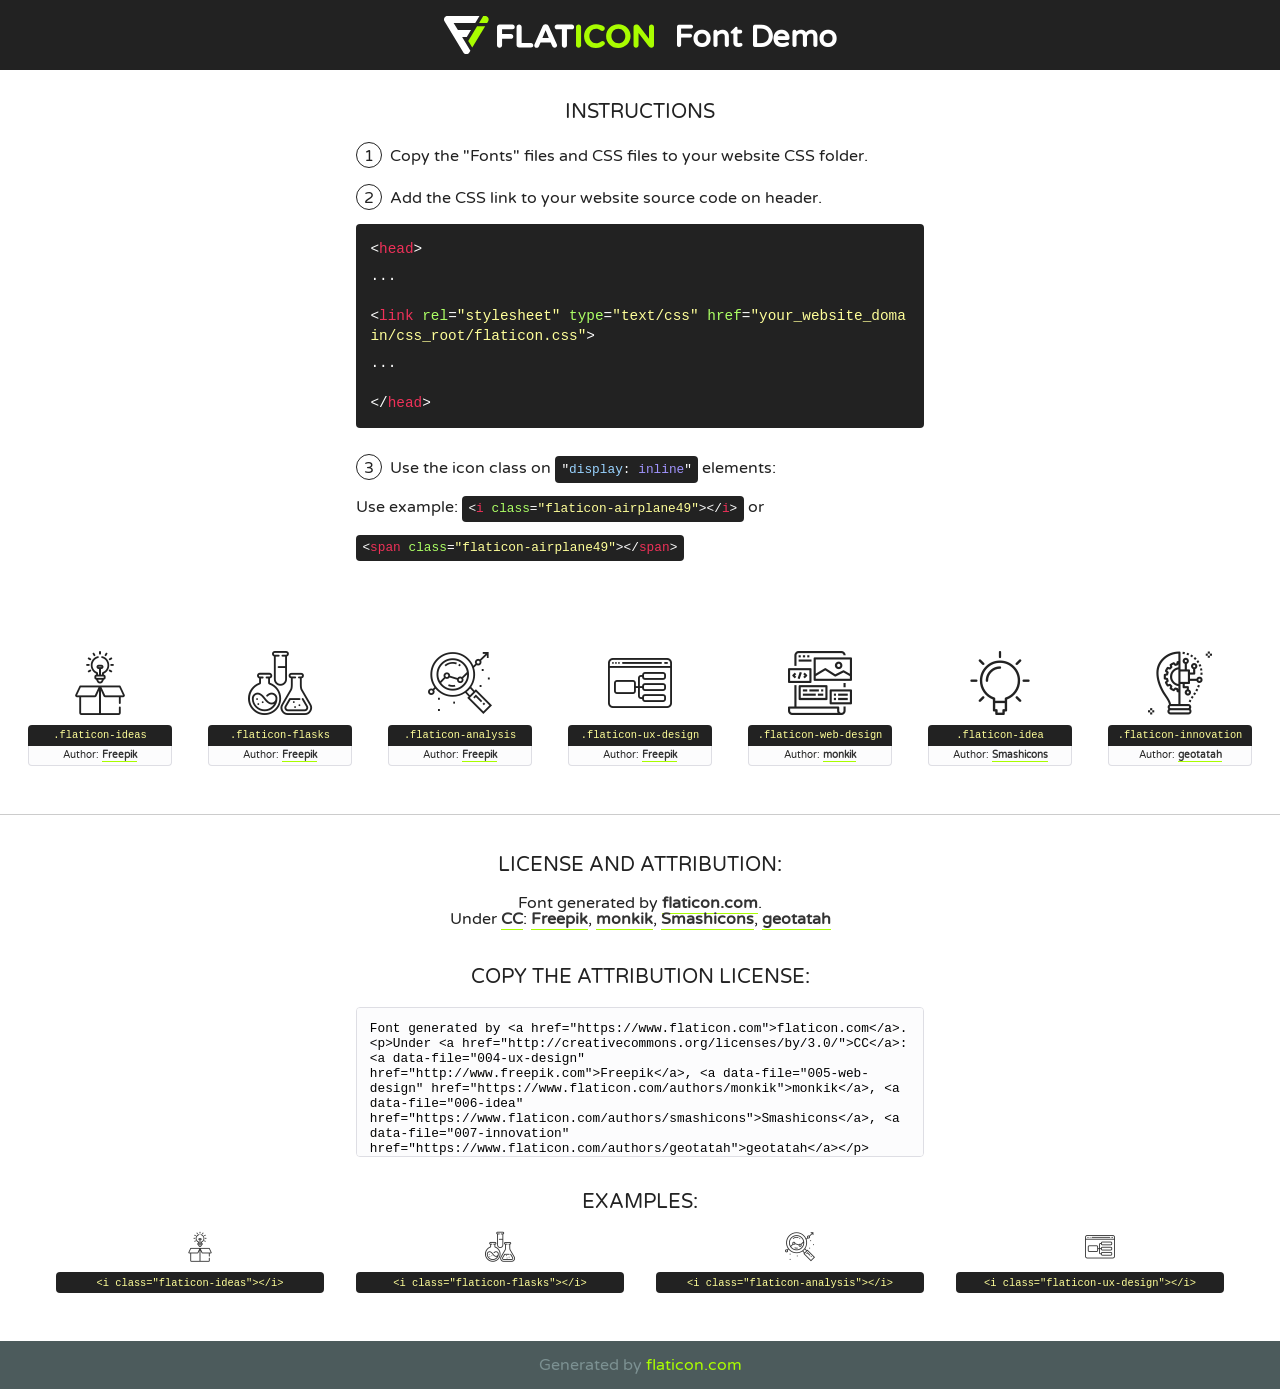
<file: fonts/flaticon/font/flaticon.html>
<!DOCTYPE html>
<!--
  Flaticon icon font: Flaticon
  Creation date: 20/03/2019 02:18
-->
<html>
<!DOCTYPE html>
<html>

<head>
    <title>Flaticon WebFont</title>
    <link href="http://fonts.googleapis.com/css?family=Varela+Round" rel="stylesheet" type="text/css" />
    <link rel="stylesheet" type="text/css" href="flaticon.css">
    <meta charset="UTF-8">
    <style>
    html, body, div, span, applet, object, iframe,
    h1, h2, h3, h4, h5, h6, p, blockquote, pre,
    a, abbr, acronym, address, big, cite, code,
    del, dfn, em, img, ins, kbd, q, s, samp,
    small, strike, strong, sub, sup, tt, var,
    b, u, i, center,
    dl, dt, dd, ol, ul, li,
    fieldset, form, label, legend,
    table, caption, tbody, tfoot, thead, tr, th, td,
    article, aside, canvas, details, embed, 
    figure, figcaption, footer, header, hgroup, 
    menu, nav, output, ruby, section, summary,
    time, mark, audio, video {
        margin: 0;
        padding: 0;
        border: 0;
        font-size: 100%;
        font: inherit;
        vertical-align: baseline;
    }
    /* HTML5 display-role reset for older browsers */
    article, aside, details, figcaption, figure, 
    footer, header, hgroup, menu, nav, section {
        display: block;
    }
    body {
        line-height: 1;
    }
    ol, ul {
        list-style: none;
    }
    blockquote, q {
        quotes: none;
    }
    blockquote:before, blockquote:after,
    q:before, q:after {
        content: '';
        content: none;
    }
    table {
        border-collapse: collapse;
        border-spacing: 0;
    }
    body {
        font-family: 'Varela Round', Helvetica, Arial, sans-serif;
        font-size: 16px;
        color: #222;
    }
    a {
        color: #333;
        border-bottom: 1px solid #a9fd00;
        font-weight: bold;
        text-decoration: none;
    }
    * {
        -moz-box-sizing: border-box;
        -webkit-box-sizing: border-box;
        box-sizing: border-box;
        margin: 0;
        padding: 0;
    }
    [class^="flaticon-"]:before, [class*=" flaticon-"]:before, [class^="flaticon-"]:after, [class*=" flaticon-"]:after {
        font-family: Flaticon;
        font-size: 30px;
        font-style: normal;
        margin-left: 20px;
        color: #333;
    }
    .wrapper {
        max-width: 600px;
        margin: auto;
        padding: 0 1em;
    }
    .title {
        font-size: 1.25em;
        text-align: center;
        margin-bottom: 1em;
        text-transform: uppercase;
    }
    header {
        text-align: center;
        background-color: #222;
        color: #fff;
        padding: 1em;
    }
    header .logo {
        width: 210px;
        height: 38px;
        display: inline-block;
        vertical-align: middle;
        margin-right: 1em;
        border: none;
    }
    header strong {
        font-size: 1.95em;
        font-weight: bold;
        vertical-align: middle;
        margin-top: 5px;
        display: inline-block;
    }
    .demo {
        margin: 2em auto;
        line-height: 1.25em;
    }
    .demo ul li {
        margin-bottom: 1em;
    }
    .demo ul li .num {
        color: #222;
        border-radius: 20px;
        display: inline-block;
        width: 26px;
        padding: 3px;
        height: 26px;
        text-align: center;
        margin-right: 0.5em;
        border: 1px solid #222;
    }
    .demo ul li code {
        background-color: #222;
        border-radius: 4px;
        padding: 0.25em 0.5em;
        display: inline-block;
        color: #fff;
        font-family: Consolas,Monaco,Lucida Console,Liberation Mono,DejaVu Sans Mono,Bitstream Vera Sans Mono,Courier New, monospace;
        font-weight: lighter;
        margin-top: 1em;
        font-size: 0.8em;
        word-break: break-all;
    }
    .demo ul li code.big {
        padding: 1em;
        font-size: 0.9em;
    }
    .demo ul li code .red {
        color: #EF3159;
    }
    .demo ul li code .green {
        color: #ACFF65;
    }
    .demo ul li code .yellow {
        color: #FFFF99;
    }
    .demo ul li code .blue {
        color: #99D3FF;
    }
    .demo ul li code .purple {
        color: #A295FF;
    }
    .demo ul li code .dots {
        margin-top: 0.5em;
        display: block;
    }
    #glyphs {
        border-bottom: 1px solid #ccc;
        padding: 2em 0;
        text-align: center;
    }
    .glyph {
        display: inline-block;
        width: 9em;
        margin: 1em;
        text-align: center;
        vertical-align: top;
        background: #FFF;
    }
    .glyph .glyph-icon {
        padding: 10px;
        display: block;
        font-family:"Flaticon";
        font-size: 64px;
        line-height: 1;
    }
    .glyph .glyph-icon:before {
        font-size: 64px;
        color: #222;
        margin-left: 0;
    }
    .class-name {
        font-size: 0.65em;
        background-color: #222;
        color: #fff;
        border-radius: 4px 4px 0 0;
        padding: 0.5em;
        color: #FFFF99;
        font-family: Consolas,Monaco,Lucida Console,Liberation Mono,DejaVu Sans Mono,Bitstream Vera Sans Mono,Courier New, monospace;
    }
    .author-name {
        font-size: 0.6em;
        background-color: #fcfcfd;
        border: 1px solid #DEDEE4;
        border-top: 0;
        border-radius: 0 0 4px 4px;
        padding: 0.5em;
    }
    .class-name:last-child {
        font-size: 10px;
        color:#888;
    }
    .class-name:last-child a {
        font-size: 10px;
        color:#555;
    }
    .class-name:last-child a:hover {
        color:#a9fd00;
    }
    .glyph > input {
        display: block;
        width: 100px;
        margin: 5px auto;
        text-align: center;
        font-size: 12px;
        cursor: text;
    }
    .glyph > input.icon-input {
        font-family:"Flaticon";
        font-size: 16px;
        margin-bottom: 10px;
    }
    .attribution .title {
        margin-top: 2em;
    }
    .attribution textarea {
        background-color: #fcfcfd;
        padding: 1em;
        border: none;
        box-shadow: none;
        border: 1px solid #DEDEE4;
        border-radius: 4px;
        resize: none;
        width: 100%;
        height: 150px;
        font-size: 0.8em;
        font-family: Consolas,Monaco,Lucida Console,Liberation Mono,DejaVu Sans Mono,Bitstream Vera Sans Mono,Courier New, monospace;
        -webkit-appearance: none;
    }
    .iconsuse {
        margin: 2em auto;
        text-align: center;
        max-width: 1200px;
    }
    .iconsuse:after {
        content: '';
        display: table;
        clear: both;
    }
    .iconsuse .image {
        float: left;
        width: 25%;
        padding: 0 1em;
    }
    .iconsuse .image p {
        margin-bottom: 1em;
    }
    .iconsuse .image span {
        display: block;
        font-size: 0.65em;
        background-color: #222;
        color: #fff;
        border-radius: 4px;
        padding: 0.5em;
        color: #FFFF99;
        margin-top: 1em;
        font-family: Consolas,Monaco,Lucida Console,Liberation Mono,DejaVu Sans Mono,Bitstream Vera Sans Mono,Courier New, monospace;
    }
    #footer {
        text-align: center;
        background-color: #4C5B5C;
        color: #7c9192;
        padding: 1em;
    }
    #footer a {
        border: none;
        color: #a9fd00;
        font-weight: normal;
    }
    @media (max-width: 960px) {
        .iconsuse .image {
            width: 50%;
        }
    }
    @media (max-width: 560px) {
        .iconsuse .image {
            width: 100%;
        }
    }
    </style>
</head>

<body class="characters-off">

    <header>
        <a href="https://www.flaticon.com" target="_blank" class="logo">
            <svg version="1.1" xmlns="http://www.w3.org/2000/svg" xmlns:xlink="http://www.w3.org/1999/xlink" xmlns:a="http://ns.adobe.com/AdobeSVGViewerExtensions/3.0/" viewBox="0 0 560.875 102.036" enable-background="new 0 0 560.875 102.036" xml:space="preserve">
                <defs>
                </defs>
                <g>
                    <g class="letters">
                        <path fill="#ffffff" d="M141.596,29.675c0-3.777,2.985-6.767,6.764-6.767h34.438c3.426,0,6.15,2.728,6.15,6.15
                        c0,3.43-2.724,6.149-6.15,6.149h-27.674v13.091h23.719c3.429,0,6.151,2.724,6.151,6.15c0,3.43-2.723,6.149-6.151,6.149h-23.719
                        v17.574c0,3.773-2.986,6.761-6.764,6.761c-3.779,0-6.764-2.989-6.764-6.761V29.675z"></path>
                        <path fill="#ffffff" d="M193.844,29.149c0-3.781,2.985-6.767,6.764-6.767c3.776,0,6.763,2.985,6.763,6.767v42.957h25.039
                        c3.426,0,6.149,2.726,6.149,6.153c0,3.425-2.723,6.15-6.149,6.15h-31.802c-3.779,0-6.764-2.986-6.764-6.768V29.149z"></path>
                        <path fill="#ffffff" d="M241.891,75.71l21.438-48.407c1.492-3.341,4.215-5.357,7.906-5.357h0.792
                        c3.686,0,6.323,2.017,7.815,5.357l21.439,48.407c0.436,0.967,0.701,1.845,0.701,2.723c0,3.602-2.809,6.501-6.414,6.501
                        c-3.161,0-5.269-1.845-6.499-4.655l-4.132-9.661h-27.059l-4.301,10.102c-1.144,2.631-3.426,4.214-6.237,4.214
                        c-3.517,0-6.24-2.81-6.24-6.325C241.1,77.64,241.451,76.677,241.891,75.71z M279.932,58.666l-8.521-20.297l-8.526,20.297H279.932
                        z"></path>
                        <path fill="#ffffff" d="M314.864,35.387H301.86c-3.429,0-6.239-2.813-6.239-6.238c0-3.429,2.811-6.24,6.239-6.24h39.533
                        c3.426,0,6.237,2.811,6.237,6.24c0,3.425-2.811,6.238-6.237,6.238h-13.001v42.785c0,3.773-2.99,6.761-6.764,6.761
                        c-3.779,0-6.764-2.989-6.764-6.761V35.387z"></path>
                        <path fill="#A9FD00" d="M352.615,29.149c0-3.781,2.985-6.767,6.767-6.767c3.774,0,6.761,2.985,6.761,6.767v49.024
                        c0,3.773-2.987,6.761-6.761,6.761c-3.781,0-6.767-2.989-6.767-6.761V29.149z"></path>
                        <path fill="#A9FD00" d="M374.132,53.836v-0.179c0-17.481,13.178-31.801,32.065-31.801c9.22,0,15.459,2.458,20.557,6.238
                        c1.402,1.054,2.637,2.985,2.637,5.357c0,3.692-2.985,6.59-6.681,6.59c-1.845,0-3.071-0.702-4.044-1.319
                        c-3.776-2.813-7.729-4.393-12.562-4.393c-10.364,0-17.831,8.611-17.831,19.154v0.173c0,10.542,7.291,19.329,17.831,19.329
                        c5.715,0,9.492-1.756,13.359-4.834c1.049-0.874,2.458-1.491,4.039-1.491c3.429,0,6.325,2.813,6.325,6.236
                        c0,2.106-1.056,3.78-2.282,4.834c-5.539,4.834-12.036,7.733-21.878,7.733C387.572,85.464,374.132,71.493,374.132,53.836z"></path>
                        <path fill="#A9FD00" d="M433.009,53.836v-0.179c0-17.481,13.79-31.801,32.766-31.801c18.981,0,32.592,14.143,32.592,31.628v0.173
                        c0,17.483-13.785,31.807-32.769,31.807C446.625,85.464,433.009,71.32,433.009,53.836z M484.224,53.836v-0.179
                        c0-10.539-7.725-19.326-18.626-19.326c-10.893,0-18.449,8.611-18.449,19.154v0.173c0,10.542,7.73,19.329,18.626,19.329
                        C476.676,72.986,484.224,64.378,484.224,53.836z"></path>
                        <path fill="#A9FD00" d="M506.233,29.321c0-3.774,2.99-6.763,6.767-6.763h1.401c3.252,0,5.183,1.583,7.029,3.953l26.093,34.265
                        V29.059c0-3.692,2.99-6.677,6.681-6.677c3.683,0,6.671,2.985,6.671,6.677v48.934c0,3.78-2.987,6.765-6.764,6.765h-0.436
                        c-3.257,0-5.188-1.581-7.034-3.953l-27.056-35.492v32.944c0,3.687-2.985,6.676-6.678,6.676c-3.683,0-6.673-2.989-6.673-6.676
                        V29.321z"></path>
                    </g>
                    <g class="insignia">
                        <path fill="#ffffff" d="M48.372,56.137h12.517l11.156-18.537H37.186L25.688,18.539h57.825L94.668,0H9.271
                        C5.925,0,2.842,1.801,1.198,4.716c-1.644,2.907-1.593,6.482,0.134,9.343l50.38,83.501c1.678,2.781,4.689,4.476,7.938,4.476
                        c3.246,0,6.257-1.695,7.935-4.476l2.898-4.804L48.372,56.137z"></path>
                        <g class="i">
                            <path fill="#A9FD00" d="M93.575,18.539h0.031v0.004l21.652,0.004l2.705-4.488c1.727-2.861,1.778-6.436,0.133-9.343
                            C116.454,1.801,113.371,0,110.026,0h-5.294L93.575,18.539z"></path>
                            <polygon fill="#A9FD00" points="88.291,27.356 64.725,66.486 75.519,84.404 109.942,27.356"></polygon>
                        </g>
                    </g>
                </g>
            </svg>
        </a>
        <strong>Font Demo</strong>
    </header>


    <section class="demo wrapper">

        <p class="title">Instructions</p>

        <ul>
            <li>
                <span class="num">1</span>Copy the "Fonts" files and CSS files to your website CSS folder.
            </li>
            <li>
                <span class="num">2</span>Add the CSS link to your website source code on header.
                <code class="big">
                    &lt;<span class="red">head</span>&gt;
                    <br/><span class="dots">...</span>
                    <br/>&lt;<span class="red">link</span> <span class="green">rel</span>=<span class="yellow">"stylesheet"</span> <span class="green">type</span>=<span class="yellow">"text/css"</span> <span class="green">href</span>=<span class="yellow">"your_website_domain/css_root/flaticon.css"</span>&gt;
                    <br/><span class="dots">...</span>
                    <br/>&lt;/<span class="red">head</span>&gt;
                </code>
            </li>

            <li>
                <p>
                    <span class="num">3</span>Use the icon class on <code>"<span class="blue">display</span>:<span class="purple"> inline</span>"</code> elements:
                    <br />
                    Use example: <code>&lt;<span class="red">i</span> <span class="green">class</span>=<span class="yellow">&quot;flaticon-airplane49&quot;</span>&gt;&lt;/<span class="red">i</span>&gt;</code> or <code>&lt;<span class="red">span</span> <span class="green">class</span>=<span class="yellow">&quot;flaticon-airplane49&quot;</span>&gt;&lt;/<span class="red">span</span>&gt;</code>
            </li>
        </ul>

    </section>




   <section id="glyphs">          
    
      
        <div class="glyph"><div class="glyph-icon flaticon-ideas"></div>
            <div class="class-name">.flaticon-ideas</div>
            <div class="author-name">Author: <a data-file="001-ideas" href="http://www.freepik.com">Freepik</a> </div> 
        </div>        
        
        <div class="glyph"><div class="glyph-icon flaticon-flasks"></div>
            <div class="class-name">.flaticon-flasks</div>
            <div class="author-name">Author: <a data-file="002-flasks" href="http://www.freepik.com">Freepik</a> </div> 
        </div>        
        
        <div class="glyph"><div class="glyph-icon flaticon-analysis"></div>
            <div class="class-name">.flaticon-analysis</div>
            <div class="author-name">Author: <a data-file="003-analysis" href="http://www.freepik.com">Freepik</a> </div> 
        </div>        
        
        <div class="glyph"><div class="glyph-icon flaticon-ux-design"></div>
            <div class="class-name">.flaticon-ux-design</div>
            <div class="author-name">Author: <a data-file="004-ux-design" href="http://www.freepik.com">Freepik</a> </div> 
        </div>        
        
        <div class="glyph"><div class="glyph-icon flaticon-web-design"></div>
            <div class="class-name">.flaticon-web-design</div>
            <div class="author-name">Author: <a data-file="005-web-design" href="https://www.flaticon.com/authors/monkik">monkik</a> </div> 
        </div>        
        
        <div class="glyph"><div class="glyph-icon flaticon-idea"></div>
            <div class="class-name">.flaticon-idea</div>
            <div class="author-name">Author: <a data-file="006-idea" href="https://www.flaticon.com/authors/smashicons">Smashicons</a> </div> 
        </div>        
        
        <div class="glyph"><div class="glyph-icon flaticon-innovation"></div>
            <div class="class-name">.flaticon-innovation</div>
            <div class="author-name">Author: <a data-file="007-innovation" href="https://www.flaticon.com/authors/geotatah">geotatah</a> </div> 
        </div>        
        

    </section>



    <section class="attribution wrapper"   style="text-align:center;">

      <div class="title">License and attribution:</div><div class="attrDiv">Font generated by <a href="https://www.flaticon.com">flaticon.com</a>. <div><p>Under <a href="http://creativecommons.org/licenses/by/3.0/">CC</a>: <a data-file="004-ux-design" href="http://www.freepik.com">Freepik</a>, <a data-file="005-web-design" href="https://www.flaticon.com/authors/monkik">monkik</a>, <a data-file="006-idea" href="https://www.flaticon.com/authors/smashicons">Smashicons</a>, <a data-file="007-innovation" href="https://www.flaticon.com/authors/geotatah">geotatah</a></p>  </div>
      </div>
      <div class="title">Copy the Attribution License:</div>

    <textarea onclick="this.focus();this.select();">Font generated by &lt;a href=&quot;https://www.flaticon.com&quot;&gt;flaticon.com&lt;/a&gt;. <p>Under <a href="http://creativecommons.org/licenses/by/3.0/">CC</a>: <a data-file="004-ux-design" href="http://www.freepik.com">Freepik</a>, <a data-file="005-web-design" href="https://www.flaticon.com/authors/monkik">monkik</a>, <a data-file="006-idea" href="https://www.flaticon.com/authors/smashicons">Smashicons</a>, <a data-file="007-innovation" href="https://www.flaticon.com/authors/geotatah">geotatah</a></p>  
     </textarea>

    </section>

    <section class="iconsuse">

          <div class="title">Examples:</div>            
             
            <div class="image">
                <p>
                    <i class="glyph-icon flaticon-ideas"></i> 
                    <span>&lt;i class=&quot;flaticon-ideas&quot;&gt;&lt;/i&gt;</span>
                </p>
            </div>
            
            <div class="image">
                <p>
                    <i class="glyph-icon flaticon-flasks"></i> 
                    <span>&lt;i class=&quot;flaticon-flasks&quot;&gt;&lt;/i&gt;</span>
                </p>
            </div>
            
            <div class="image">
                <p>
                    <i class="glyph-icon flaticon-analysis"></i> 
                    <span>&lt;i class=&quot;flaticon-analysis&quot;&gt;&lt;/i&gt;</span>
                </p>
            </div>
            
            <div class="image">
                <p>
                    <i class="glyph-icon flaticon-ux-design"></i> 
                    <span>&lt;i class=&quot;flaticon-ux-design&quot;&gt;&lt;/i&gt;</span>
                </p>
            </div>
                       
        </div>
                            
    </section>

<div id="footer">
    <div>Generated by <a href="https://www.flaticon.com">flaticon.com</a>
    </div>
</div>



</body>
</html>
</file>
<file: css/flaticon.css>
/*
  	Flaticon icon font: Flaticon
  	Creation date: 04/01/2019 13:45
  	*/


@font-face {
  font-family: "Flaticon";
  src: url("../fonts/flaticon/font/Flaticon.eot");
  src: url("../fonts/flaticon/font/Flaticon.eot?#iefix") format("embedded-opentype"),
       url("../fonts/flaticon/font/Flaticon.woff") format("woff"),
       url("../fonts/flaticon/font/Flaticon.ttf") format("truetype"),
       url("../fonts/flaticon/font/Flaticon.svg#Flaticon") format("svg");
  font-weight: normal;
  font-style: normal;
}

@media screen and (-webkit-min-device-pixel-ratio:0) {
  @font-face {
    font-family: "Flaticon";
    src: url("../fonts/flaticon/font/Flaticon.svg#Flaticon") format("svg");
  }
}

[class^="flaticon-"]:before, [class*=" flaticon-"]:before,
[class^="flaticon-"]:after, [class*=" flaticon-"]:after {   
  font-family: Flaticon;
  font-style: normal;
  font-weight: normal;
  font-variant: normal;
  text-transform: none;
  line-height: 1;

  /* Better Font Rendering =========== */
  -webkit-font-smoothing: antialiased;
  -moz-osx-font-smoothing: grayscale;
}

.flaticon-ideas:before { content: "\f100"; }
.flaticon-flasks:before { content: "\f101"; }
.flaticon-analysis:before { content: "\f102"; }
.flaticon-ux-design:before { content: "\f103"; }
.flaticon-web-design:before { content: "\f104"; }
.flaticon-idea:before { content: "\f105"; }
.flaticon-innovation:before { content: "\f106"; }
</file>
<file: css/icomoon.css>
@font-face {
  font-family: 'icomoon';
  src:  url('../fonts/icomoon/icomoon.eot?6tt51o');
  src:  url('../fonts/icomoon/icomoon.eot?6tt51o#iefix') format('embedded-opentype'),
    url('../fonts/icomoon/icomoon.ttf?6tt51o') format('truetype'),
    url('../fonts/icomoon/icomoon.woff?6tt51o') format('woff'),
    url('../fonts/icomoon/icomoon.svg?6tt51o#icomoon') format('svg');
  font-weight: normal;
  font-style: normal;
}

[class^="icon-"], [class*=" icon-"] {
  /* use !important to prevent issues with browser extensions that change fonts */
  font-family: 'icomoon' !important;
  speak: none;
  font-style: normal;
  font-weight: normal;
  font-variant: normal;
  text-transform: none;
  line-height: 1;

  /* Better Font Rendering =========== */
  -webkit-font-smoothing: antialiased;
  -moz-osx-font-smoothing: grayscale;
}

.icon-asterisk:before {
  content: "\f069";
}
.icon-plus:before {
  content: "\f067";
}
.icon-question:before {
  content: "\f128";
}
.icon-minus:before {
  content: "\f068";
}
.icon-glass:before {
  content: "\f000";
}
.icon-music:before {
  content: "\f001";
}
.icon-search:before {
  content: "\f002";
}
.icon-envelope-o:before {
  content: "\f003";
}
.icon-heart:before {
  content: "\f004";
}
.icon-star:before {
  content: "\f005";
}
.icon-star-o:before {
  content: "\f006";
}
.icon-user:before {
  content: "\f007";
}
.icon-film:before {
  content: "\f008";
}
.icon-th-large:before {
  content: "\f009";
}
.icon-th:before {
  content: "\f00a";
}
.icon-th-list:before {
  content: "\f00b";
}
.icon-check:before {
  content: "\f00c";
}
.icon-close:before {
  content: "\f00d";
}
.icon-remove:before {
  content: "\f00d";
}
.icon-times:before {
  content: "\f00d";
}
.icon-search-plus:before {
  content: "\f00e";
}
.icon-search-minus:before {
  content: "\f010";
}
.icon-power-off:before {
  content: "\f011";
}
.icon-signal:before {
  content: "\f012";
}
.icon-cog:before {
  content: "\f013";
}
.icon-gear:before {
  content: "\f013";
}
.icon-trash-o:before {
  content: "\f014";
}
.icon-home:before {
  content: "\f015";
}
.icon-file-o:before {
  content: "\f016";
}
.icon-clock-o:before {
  content: "\f017";
}
.icon-road:before {
  content: "\f018";
}
.icon-download:before {
  content: "\f019";
}
.icon-arrow-circle-o-down:before {
  content: "\f01a";
}
.icon-arrow-circle-o-up:before {
  content: "\f01b";
}
.icon-inbox:before {
  content: "\f01c";
}
.icon-play-circle-o:before {
  content: "\f01d";
}
.icon-repeat:before {
  content: "\f01e";
}
.icon-rotate-right:before {
  content: "\f01e";
}
.icon-refresh:before {
  content: "\f021";
}
.icon-list-alt:before {
  content: "\f022";
}
.icon-lock:before {
  content: "\f023";
}
.icon-flag:before {
  content: "\f024";
}
.icon-headphones:before {
  content: "\f025";
}
.icon-volume-off:before {
  content: "\f026";
}
.icon-volume-down:before {
  content: "\f027";
}
.icon-volume-up:before {
  content: "\f028";
}
.icon-qrcode:before {
  content: "\f029";
}
.icon-barcode:before {
  content: "\f02a";
}
.icon-tag:before {
  content: "\f02b";
}
.icon-tags:before {
  content: "\f02c";
}
.icon-book:before {
  content: "\f02d";
}
.icon-bookmark:before {
  content: "\f02e";
}
.icon-print:before {
  content: "\f02f";
}
.icon-camera:before {
  content: "\f030";
}
.icon-font:before {
  content: "\f031";
}
.icon-bold:before {
  content: "\f032";
}
.icon-italic:before {
  content: "\f033";
}
.icon-text-height:before {
  content: "\f034";
}
.icon-text-width:before {
  content: "\f035";
}
.icon-align-left:before {
  content: "\f036";
}
.icon-align-center:before {
  content: "\f037";
}
.icon-align-right:before {
  content: "\f038";
}
.icon-align-justify:before {
  content: "\f039";
}
.icon-list:before {
  content: "\f03a";
}
.icon-dedent:before {
  content: "\f03b";
}
.icon-outdent:before {
  content: "\f03b";
}
.icon-indent:before {
  content: "\f03c";
}
.icon-video-camera:before {
  content: "\f03d";
}
.icon-image:before {
  content: "\f03e";
}
.icon-photo:before {
  content: "\f03e";
}
.icon-picture-o:before {
  content: "\f03e";
}
.icon-pencil:before {
  content: "\f040";
}
.icon-map-marker:before {
  content: "\f041";
}
.icon-adjust:before {
  content: "\f042";
}
.icon-tint:before {
  content: "\f043";
}
.icon-edit:before {
  content: "\f044";
}
.icon-pencil-square-o:before {
  content: "\f044";
}
.icon-share-square-o:before {
  content: "\f045";
}
.icon-check-square-o:before {
  content: "\f046";
}
.icon-arrows:before {
  content: "\f047";
}
.icon-step-backward:before {
  content: "\f048";
}
.icon-fast-backward:before {
  content: "\f049";
}
.icon-backward:before {
  content: "\f04a";
}
.icon-play:before {
  content: "\f04b";
}
.icon-pause:before {
  content: "\f04c";
}
.icon-stop:before {
  content: "\f04d";
}
.icon-forward:before {
  content: "\f04e";
}
.icon-fast-forward:before {
  content: "\f050";
}
.icon-step-forward:before {
  content: "\f051";
}
.icon-eject:before {
  content: "\f052";
}
.icon-chevron-left:before {
  content: "\f053";
}
.icon-chevron-right:before {
  content: "\f054";
}
.icon-plus-circle:before {
  content: "\f055";
}
.icon-minus-circle:before {
  content: "\f056";
}
.icon-times-circle:before {
  content: "\f057";
}
.icon-check-circle:before {
  content: "\f058";
}
.icon-question-circle:before {
  content: "\f059";
}
.icon-info-circle:before {
  content: "\f05a";
}
.icon-crosshairs:before {
  content: "\f05b";
}
.icon-times-circle-o:before {
  content: "\f05c";
}
.icon-check-circle-o:before {
  content: "\f05d";
}
.icon-ban:before {
  content: "\f05e";
}
.icon-arrow-left:before {
  content: "\f060";
}
.icon-arrow-right:before {
  content: "\f061";
}
.icon-arrow-up:before {
  content: "\f062";
}
.icon-arrow-down:before {
  content: "\f063";
}
.icon-mail-forward:before {
  content: "\f064";
}
.icon-share:before {
  content: "\f064";
}
.icon-expand:before {
  content: "\f065";
}
.icon-compress:before {
  content: "\f066";
}
.icon-exclamation-circle:before {
  content: "\f06a";
}
.icon-gift:before {
  content: "\f06b";
}
.icon-leaf:before {
  content: "\f06c";
}
.icon-fire:before {
  content: "\f06d";
}
.icon-eye:before {
  content: "\f06e";
}
.icon-eye-slash:before {
  content: "\f070";
}
.icon-exclamation-triangle:before {
  content: "\f071";
}
.icon-warning:before {
  content: "\f071";
}
.icon-plane:before {
  content: "\f072";
}
.icon-calendar:before {
  content: "\f073";
}
.icon-random:before {
  content: "\f074";
}
.icon-comment:before {
  content: "\f075";
}
.icon-magnet:before {
  content: "\f076";
}
.icon-chevron-up:before {
  content: "\f077";
}
.icon-chevron-down:before {
  content: "\f078";
}
.icon-retweet:before {
  content: "\f079";
}
.icon-shopping-cart:before {
  content: "\f07a";
}
.icon-folder:before {
  content: "\f07b";
}
.icon-folder-open:before {
  content: "\f07c";
}
.icon-arrows-v:before {
  content: "\f07d";
}
.icon-arrows-h:before {
  content: "\f07e";
}
.icon-bar-chart:before {
  content: "\f080";
}
.icon-bar-chart-o:before {
  content: "\f080";
}
.icon-twitter-square:before {
  content: "\f081";
}
.icon-facebook-square:before {
  content: "\f082";
}
.icon-camera-retro:before {
  content: "\f083";
}
.icon-key:before {
  content: "\f084";
}
.icon-cogs:before {
  content: "\f085";
}
.icon-gears:before {
  content: "\f085";
}
.icon-comments:before {
  content: "\f086";
}
.icon-thumbs-o-up:before {
  content: "\f087";
}
.icon-thumbs-o-down:before {
  content: "\f088";
}
.icon-star-half:before {
  content: "\f089";
}
.icon-heart-o:before {
  content: "\f08a";
}
.icon-sign-out:before {
  content: "\f08b";
}
.icon-linkedin-square:before {
  content: "\f08c";
}
.icon-thumb-tack:before {
  content: "\f08d";
}
.icon-external-link:before {
  content: "\f08e";
}
.icon-sign-in:before {
  content: "\f090";
}
.icon-trophy:before {
  content: "\f091";
}
.icon-github-square:before {
  content: "\f092";
}
.icon-upload:before {
  content: "\f093";
}
.icon-lemon-o:before {
  content: "\f094";
}
.icon-phone:before {
  content: "\f095";
}
.icon-square-o:before {
  content: "\f096";
}
.icon-bookmark-o:before {
  content: "\f097";
}
.icon-phone-square:before {
  content: "\f098";
}
.icon-twitter:before {
  content: "\f099";
}
.icon-facebook:before {
  content: "\f09a";
}
.icon-facebook-f:before {
  content: "\f09a";
}
.icon-github:before {
  content: "\f09b";
}
.icon-unlock:before {
  content: "\f09c";
}
.icon-credit-card:before {
  content: "\f09d";
}
.icon-feed:before {
  content: "\f09e";
}
.icon-rss:before {
  content: "\f09e";
}
.icon-hdd-o:before {
  content: "\f0a0";
}
.icon-bullhorn:before {
  content: "\f0a1";
}
.icon-bell-o:before {
  content: "\f0a2";
}
.icon-certificate:before {
  content: "\f0a3";
}
.icon-hand-o-right:before {
  content: "\f0a4";
}
.icon-hand-o-left:before {
  content: "\f0a5";
}
.icon-hand-o-up:before {
  content: "\f0a6";
}
.icon-hand-o-down:before {
  content: "\f0a7";
}
.icon-arrow-circle-left:before {
  content: "\f0a8";
}
.icon-arrow-circle-right:before {
  content: "\f0a9";
}
.icon-arrow-circle-up:before {
  content: "\f0aa";
}
.icon-arrow-circle-down:before {
  content: "\f0ab";
}
.icon-globe:before {
  content: "\f0ac";
}
.icon-wrench:before {
  content: "\f0ad";
}
.icon-tasks:before {
  content: "\f0ae";
}
.icon-filter:before {
  content: "\f0b0";
}
.icon-briefcase:before {
  content: "\f0b1";
}
.icon-arrows-alt:before {
  content: "\f0b2";
}
.icon-group:before {
  content: "\f0c0";
}
.icon-users:before {
  content: "\f0c0";
}
.icon-chain:before {
  content: "\f0c1";
}
.icon-link:before {
  content: "\f0c1";
}
.icon-cloud:before {
  content: "\f0c2";
}
.icon-flask:before {
  content: "\f0c3";
}
.icon-cut:before {
  content: "\f0c4";
}
.icon-scissors:before {
  content: "\f0c4";
}
.icon-copy:before {
  content: "\f0c5";
}
.icon-files-o:before {
  content: "\f0c5";
}
.icon-paperclip:before {
  content: "\f0c6";
}
.icon-floppy-o:before {
  content: "\f0c7";
}
.icon-save:before {
  content: "\f0c7";
}
.icon-square:before {
  content: "\f0c8";
}
.icon-bars:before {
  content: "\f0c9";
}
.icon-navicon:before {
  content: "\f0c9";
}
.icon-reorder:before {
  content: "\f0c9";
}
.icon-list-ul:before {
  content: "\f0ca";
}
.icon-list-ol:before {
  content: "\f0cb";
}
.icon-strikethrough:before {
  content: "\f0cc";
}
.icon-underline:before {
  content: "\f0cd";
}
.icon-table:before {
  content: "\f0ce";
}
.icon-magic:before {
  content: "\f0d0";
}
.icon-truck:before {
  content: "\f0d1";
}
.icon-pinterest:before {
  content: "\f0d2";
}
.icon-pinterest-square:before {
  content: "\f0d3";
}
.icon-google-plus-square:before {
  content: "\f0d4";
}
.icon-google-plus:before {
  content: "\f0d5";
}
.icon-money:before {
  content: "\f0d6";
}
.icon-caret-down:before {
  content: "\f0d7";
}
.icon-caret-up:before {
  content: "\f0d8";
}
.icon-caret-left:before {
  content: "\f0d9";
}
.icon-caret-right:before {
  content: "\f0da";
}
.icon-columns:before {
  content: "\f0db";
}
.icon-sort:before {
  content: "\f0dc";
}
.icon-unsorted:before {
  content: "\f0dc";
}
.icon-sort-desc:before {
  content: "\f0dd";
}
.icon-sort-down:before {
  content: "\f0dd";
}
.icon-sort-asc:before {
  content: "\f0de";
}
.icon-sort-up:before {
  content: "\f0de";
}
.icon-envelope:before {
  content: "\f0e0";
}
.icon-linkedin:before {
  content: "\f0e1";
}
.icon-rotate-left:before {
  content: "\f0e2";
}
.icon-undo:before {
  content: "\f0e2";
}
.icon-gavel:before {
  content: "\f0e3";
}
.icon-legal:before {
  content: "\f0e3";
}
.icon-dashboard:before {
  content: "\f0e4";
}
.icon-tachometer:before {
  content: "\f0e4";
}
.icon-comment-o:before {
  content: "\f0e5";
}
.icon-comments-o:before {
  content: "\f0e6";
}
.icon-bolt:before {
  content: "\f0e7";
}
.icon-flash:before {
  content: "\f0e7";
}
.icon-sitemap:before {
  content: "\f0e8";
}
.icon-umbrella:before {
  content: "\f0e9";
}
.icon-clipboard:before {
  content: "\f0ea";
}
.icon-paste:before {
  content: "\f0ea";
}
.icon-lightbulb-o:before {
  content: "\f0eb";
}
.icon-exchange:before {
  content: "\f0ec";
}
.icon-cloud-download:before {
  content: "\f0ed";
}
.icon-cloud-upload:before {
  content: "\f0ee";
}
.icon-user-md:before {
  content: "\f0f0";
}
.icon-stethoscope:before {
  content: "\f0f1";
}
.icon-suitcase:before {
  content: "\f0f2";
}
.icon-bell:before {
  content: "\f0f3";
}
.icon-coffee:before {
  content: "\f0f4";
}
.icon-cutlery:before {
  content: "\f0f5";
}
.icon-file-text-o:before {
  content: "\f0f6";
}
.icon-building-o:before {
  content: "\f0f7";
}
.icon-hospital-o:before {
  content: "\f0f8";
}
.icon-ambulance:before {
  content: "\f0f9";
}
.icon-medkit:before {
  content: "\f0fa";
}
.icon-fighter-jet:before {
  content: "\f0fb";
}
.icon-beer:before {
  content: "\f0fc";
}
.icon-h-square:before {
  content: "\f0fd";
}
.icon-plus-square:before {
  content: "\f0fe";
}
.icon-angle-double-left:before {
  content: "\f100";
}
.icon-angle-double-right:before {
  content: "\f101";
}
.icon-angle-double-up:before {
  content: "\f102";
}
.icon-angle-double-down:before {
  content: "\f103";
}
.icon-angle-left:before {
  content: "\f104";
}
.icon-angle-right:before {
  content: "\f105";
}
.icon-angle-up:before {
  content: "\f106";
}
.icon-angle-down:before {
  content: "\f107";
}
.icon-desktop:before {
  content: "\f108";
}
.icon-laptop:before {
  content: "\f109";
}
.icon-tablet:before {
  content: "\f10a";
}
.icon-mobile:before {
  content: "\f10b";
}
.icon-mobile-phone:before {
  content: "\f10b";
}
.icon-circle-o:before {
  content: "\f10c";
}
.icon-quote-left:before {
  content: "\f10d";
}
.icon-quote-right:before {
  content: "\f10e";
}
.icon-spinner:before {
  content: "\f110";
}
.icon-circle:before {
  content: "\f111";
}
.icon-mail-reply:before {
  content: "\f112";
}
.icon-reply:before {
  content: "\f112";
}
.icon-github-alt:before {
  content: "\f113";
}
.icon-folder-o:before {
  content: "\f114";
}
.icon-folder-open-o:before {
  content: "\f115";
}
.icon-smile-o:before {
  content: "\f118";
}
.icon-frown-o:before {
  content: "\f119";
}
.icon-meh-o:before {
  content: "\f11a";
}
.icon-gamepad:before {
  content: "\f11b";
}
.icon-keyboard-o:before {
  content: "\f11c";
}
.icon-flag-o:before {
  content: "\f11d";
}
.icon-flag-checkered:before {
  content: "\f11e";
}
.icon-terminal:before {
  content: "\f120";
}
.icon-code:before {
  content: "\f121";
}
.icon-mail-reply-all:before {
  content: "\f122";
}
.icon-reply-all:before {
  content: "\f122";
}
.icon-star-half-empty:before {
  content: "\f123";
}
.icon-star-half-full:before {
  content: "\f123";
}
.icon-star-half-o:before {
  content: "\f123";
}
.icon-location-arrow:before {
  content: "\f124";
}
.icon-crop:before {
  content: "\f125";
}
.icon-code-fork:before {
  content: "\f126";
}
.icon-chain-broken:before {
  content: "\f127";
}
.icon-unlink:before {
  content: "\f127";
}
.icon-info:before {
  content: "\f129";
}
.icon-exclamation:before {
  content: "\f12a";
}
.icon-superscript:before {
  content: "\f12b";
}
.icon-subscript:before {
  content: "\f12c";
}
.icon-eraser:before {
  content: "\f12d";
}
.icon-puzzle-piece:before {
  content: "\f12e";
}
.icon-microphone:before {
  content: "\f130";
}
.icon-microphone-slash:before {
  content: "\f131";
}
.icon-shield:before {
  content: "\f132";
}
.icon-calendar-o:before {
  content: "\f133";
}
.icon-fire-extinguisher:before {
  content: "\f134";
}
.icon-rocket:before {
  content: "\f135";
}
.icon-maxcdn:before {
  content: "\f136";
}
.icon-chevron-circle-left:before {
  content: "\f137";
}
.icon-chevron-circle-right:before {
  content: "\f138";
}
.icon-chevron-circle-up:before {
  content: "\f139";
}
.icon-chevron-circle-down:before {
  content: "\f13a";
}
.icon-html5:before {
  content: "\f13b";
}
.icon-css3:before {
  content: "\f13c";
}
.icon-anchor:before {
  content: "\f13d";
}
.icon-unlock-alt:before {
  content: "\f13e";
}
.icon-bullseye:before {
  content: "\f140";
}
.icon-ellipsis-h:before {
  content: "\f141";
}
.icon-ellipsis-v:before {
  content: "\f142";
}
.icon-rss-square:before {
  content: "\f143";
}
.icon-play-circle:before {
  content: "\f144";
}
.icon-ticket:before {
  content: "\f145";
}
.icon-minus-square:before {
  content: "\f146";
}
.icon-minus-square-o:before {
  content: "\f147";
}
.icon-level-up:before {
  content: "\f148";
}
.icon-level-down:before {
  content: "\f149";
}
.icon-check-square:before {
  content: "\f14a";
}
.icon-pencil-square:before {
  content: "\f14b";
}
.icon-external-link-square:before {
  content: "\f14c";
}
.icon-share-square:before {
  content: "\f14d";
}
.icon-compass:before {
  content: "\f14e";
}
.icon-caret-square-o-down:before {
  content: "\f150";
}
.icon-toggle-down:before {
  content: "\f150";
}
.icon-caret-square-o-up:before {
  content: "\f151";
}
.icon-toggle-up:before {
  content: "\f151";
}
.icon-caret-square-o-right:before {
  content: "\f152";
}
.icon-toggle-right:before {
  content: "\f152";
}
.icon-eur:before {
  content: "\f153";
}
.icon-euro:before {
  content: "\f153";
}
.icon-gbp:before {
  content: "\f154";
}
.icon-dollar:before {
  content: "\f155";
}
.icon-usd:before {
  content: "\f155";
}
.icon-inr:before {
  content: "\f156";
}
.icon-rupee:before {
  content: "\f156";
}
.icon-cny:before {
  content: "\f157";
}
.icon-jpy:before {
  content: "\f157";
}
.icon-rmb:before {
  content: "\f157";
}
.icon-yen:before {
  content: "\f157";
}
.icon-rouble:before {
  content: "\f158";
}
.icon-rub:before {
  content: "\f158";
}
.icon-ruble:before {
  content: "\f158";
}
.icon-krw:before {
  content: "\f159";
}
.icon-won:before {
  content: "\f159";
}
.icon-bitcoin:before {
  content: "\f15a";
}
.icon-btc:before {
  content: "\f15a";
}
.icon-file:before {
  content: "\f15b";
}
.icon-file-text:before {
  content: "\f15c";
}
.icon-sort-alpha-asc:before {
  content: "\f15d";
}
.icon-sort-alpha-desc:before {
  content: "\f15e";
}
.icon-sort-amount-asc:before {
  content: "\f160";
}
.icon-sort-amount-desc:before {
  content: "\f161";
}
.icon-sort-numeric-asc:before {
  content: "\f162";
}
.icon-sort-numeric-desc:before {
  content: "\f163";
}
.icon-thumbs-up:before {
  content: "\f164";
}
.icon-thumbs-down:before {
  content: "\f165";
}
.icon-youtube-square:before {
  content: "\f166";
}
.icon-youtube:before {
  content: "\f167";
}
.icon-xing:before {
  content: "\f168";
}
.icon-xing-square:before {
  content: "\f169";
}
.icon-youtube-play:before {
  content: "\f16a";
}
.icon-dropbox:before {
  content: "\f16b";
}
.icon-stack-overflow:before {
  content: "\f16c";
}
.icon-instagram:before {
  content: "\f16d";
}
.icon-flickr:before {
  content: "\f16e";
}
.icon-adn:before {
  content: "\f170";
}
.icon-bitbucket:before {
  content: "\f171";
}
.icon-bitbucket-square:before {
  content: "\f172";
}
.icon-tumblr:before {
  content: "\f173";
}
.icon-tumblr-square:before {
  content: "\f174";
}
.icon-long-arrow-down:before {
  content: "\f175";
}
.icon-long-arrow-up:before {
  content: "\f176";
}
.icon-long-arrow-left:before {
  content: "\f177";
}
.icon-long-arrow-right:before {
  content: "\f178";
}
.icon-apple:before {
  content: "\f179";
}
.icon-windows:before {
  content: "\f17a";
}
.icon-android:before {
  content: "\f17b";
}
.icon-linux:before {
  content: "\f17c";
}
.icon-dribbble:before {
  content: "\f17d";
}
.icon-skype:before {
  content: "\f17e";
}
.icon-foursquare:before {
  content: "\f180";
}
.icon-trello:before {
  content: "\f181";
}
.icon-female:before {
  content: "\f182";
}
.icon-male:before {
  content: "\f183";
}
.icon-gittip:before {
  content: "\f184";
}
.icon-gratipay:before {
  content: "\f184";
}
.icon-sun-o:before {
  content: "\f185";
}
.icon-moon-o:before {
  content: "\f186";
}
.icon-archive:before {
  content: "\f187";
}
.icon-bug:before {
  content: "\f188";
}
.icon-vk:before {
  content: "\f189";
}
.icon-weibo:before {
  content: "\f18a";
}
.icon-renren:before {
  content: "\f18b";
}
.icon-pagelines:before {
  content: "\f18c";
}
.icon-stack-exchange:before {
  content: "\f18d";
}
.icon-arrow-circle-o-right:before {
  content: "\f18e";
}
.icon-arrow-circle-o-left:before {
  content: "\f190";
}
.icon-caret-square-o-left:before {
  content: "\f191";
}
.icon-toggle-left:before {
  content: "\f191";
}
.icon-dot-circle-o:before {
  content: "\f192";
}
.icon-wheelchair:before {
  content: "\f193";
}
.icon-vimeo-square:before {
  content: "\f194";
}
.icon-try:before {
  content: "\f195";
}
.icon-turkish-lira:before {
  content: "\f195";
}
.icon-plus-square-o:before {
  content: "\f196";
}
.icon-space-shuttle:before {
  content: "\f197";
}
.icon-slack:before {
  content: "\f198";
}
.icon-envelope-square:before {
  content: "\f199";
}
.icon-wordpress:before {
  content: "\f19a";
}
.icon-openid:before {
  content: "\f19b";
}
.icon-bank:before {
  content: "\f19c";
}
.icon-institution:before {
  content: "\f19c";
}
.icon-university:before {
  content: "\f19c";
}
.icon-graduation-cap:before {
  content: "\f19d";
}
.icon-mortar-board:before {
  content: "\f19d";
}
.icon-yahoo:before {
  content: "\f19e";
}
.icon-google:before {
  content: "\f1a0";
}
.icon-reddit:before {
  content: "\f1a1";
}
.icon-reddit-square:before {
  content: "\f1a2";
}
.icon-stumbleupon-circle:before {
  content: "\f1a3";
}
.icon-stumbleupon:before {
  content: "\f1a4";
}
.icon-delicious:before {
  content: "\f1a5";
}
.icon-digg:before {
  content: "\f1a6";
}
.icon-pied-piper-pp:before {
  content: "\f1a7";
}
.icon-pied-piper-alt:before {
  content: "\f1a8";
}
.icon-drupal:before {
  content: "\f1a9";
}
.icon-joomla:before {
  content: "\f1aa";
}
.icon-language:before {
  content: "\f1ab";
}
.icon-fax:before {
  content: "\f1ac";
}
.icon-building:before {
  content: "\f1ad";
}
.icon-child:before {
  content: "\f1ae";
}
.icon-paw:before {
  content: "\f1b0";
}
.icon-spoon:before {
  content: "\f1b1";
}
.icon-cube:before {
  content: "\f1b2";
}
.icon-cubes:before {
  content: "\f1b3";
}
.icon-behance:before {
  content: "\f1b4";
}
.icon-behance-square:before {
  content: "\f1b5";
}
.icon-steam:before {
  content: "\f1b6";
}
.icon-steam-square:before {
  content: "\f1b7";
}
.icon-recycle:before {
  content: "\f1b8";
}
.icon-automobile:before {
  content: "\f1b9";
}
.icon-car:before {
  content: "\f1b9";
}
.icon-cab:before {
  content: "\f1ba";
}
.icon-taxi:before {
  content: "\f1ba";
}
.icon-tree:before {
  content: "\f1bb";
}
.icon-spotify:before {
  content: "\f1bc";
}
.icon-deviantart:before {
  content: "\f1bd";
}
.icon-soundcloud:before {
  content: "\f1be";
}
.icon-database:before {
  content: "\f1c0";
}
.icon-file-pdf-o:before {
  content: "\f1c1";
}
.icon-file-word-o:before {
  content: "\f1c2";
}
.icon-file-excel-o:before {
  content: "\f1c3";
}
.icon-file-powerpoint-o:before {
  content: "\f1c4";
}
.icon-file-image-o:before {
  content: "\f1c5";
}
.icon-file-photo-o:before {
  content: "\f1c5";
}
.icon-file-picture-o:before {
  content: "\f1c5";
}
.icon-file-archive-o:before {
  content: "\f1c6";
}
.icon-file-zip-o:before {
  content: "\f1c6";
}
.icon-file-audio-o:before {
  content: "\f1c7";
}
.icon-file-sound-o:before {
  content: "\f1c7";
}
.icon-file-movie-o:before {
  content: "\f1c8";
}
.icon-file-video-o:before {
  content: "\f1c8";
}
.icon-file-code-o:before {
  content: "\f1c9";
}
.icon-vine:before {
  content: "\f1ca";
}
.icon-codepen:before {
  content: "\f1cb";
}
.icon-jsfiddle:before {
  content: "\f1cc";
}
.icon-life-bouy:before {
  content: "\f1cd";
}
.icon-life-buoy:before {
  content: "\f1cd";
}
.icon-life-ring:before {
  content: "\f1cd";
}
.icon-life-saver:before {
  content: "\f1cd";
}
.icon-support:before {
  content: "\f1cd";
}
.icon-circle-o-notch:before {
  content: "\f1ce";
}
.icon-ra:before {
  content: "\f1d0";
}
.icon-rebel:before {
  content: "\f1d0";
}
.icon-resistance:before {
  content: "\f1d0";
}
.icon-empire:before {
  content: "\f1d1";
}
.icon-ge:before {
  content: "\f1d1";
}
.icon-git-square:before {
  content: "\f1d2";
}
.icon-git:before {
  content: "\f1d3";
}
.icon-hacker-news:before {
  content: "\f1d4";
}
.icon-y-combinator-square:before {
  content: "\f1d4";
}
.icon-yc-square:before {
  content: "\f1d4";
}
.icon-tencent-weibo:before {
  content: "\f1d5";
}
.icon-qq:before {
  content: "\f1d6";
}
.icon-wechat:before {
  content: "\f1d7";
}
.icon-weixin:before {
  content: "\f1d7";
}
.icon-paper-plane:before {
  content: "\f1d8";
}
.icon-send:before {
  content: "\f1d8";
}
.icon-paper-plane-o:before {
  content: "\f1d9";
}
.icon-send-o:before {
  content: "\f1d9";
}
.icon-history:before {
  content: "\f1da";
}
.icon-circle-thin:before {
  content: "\f1db";
}
.icon-header:before {
  content: "\f1dc";
}
.icon-paragraph:before {
  content: "\f1dd";
}
.icon-sliders:before {
  content: "\f1de";
}
.icon-share-alt:before {
  content: "\f1e0";
}
.icon-share-alt-square:before {
  content: "\f1e1";
}
.icon-bomb:before {
  content: "\f1e2";
}
.icon-futbol-o:before {
  content: "\f1e3";
}
.icon-soccer-ball-o:before {
  content: "\f1e3";
}
.icon-tty:before {
  content: "\f1e4";
}
.icon-binoculars:before {
  content: "\f1e5";
}
.icon-plug:before {
  content: "\f1e6";
}
.icon-slideshare:before {
  content: "\f1e7";
}
.icon-twitch:before {
  content: "\f1e8";
}
.icon-yelp:before {
  content: "\f1e9";
}
.icon-newspaper-o:before {
  content: "\f1ea";
}
.icon-wifi:before {
  content: "\f1eb";
}
.icon-calculator:before {
  content: "\f1ec";
}
.icon-paypal:before {
  content: "\f1ed";
}
.icon-google-wallet:before {
  content: "\f1ee";
}
.icon-cc-visa:before {
  content: "\f1f0";
}
.icon-cc-mastercard:before {
  content: "\f1f1";
}
.icon-cc-discover:before {
  content: "\f1f2";
}
.icon-cc-amex:before {
  content: "\f1f3";
}
.icon-cc-paypal:before {
  content: "\f1f4";
}
.icon-cc-stripe:before {
  content: "\f1f5";
}
.icon-bell-slash:before {
  content: "\f1f6";
}
.icon-bell-slash-o:before {
  content: "\f1f7";
}
.icon-trash:before {
  content: "\f1f8";
}
.icon-copyright:before {
  content: "\f1f9";
}
.icon-at:before {
  content: "\f1fa";
}
.icon-eyedropper:before {
  content: "\f1fb";
}
.icon-paint-brush:before {
  content: "\f1fc";
}
.icon-birthday-cake:before {
  content: "\f1fd";
}
.icon-area-chart:before {
  content: "\f1fe";
}
.icon-pie-chart:before {
  content: "\f200";
}
.icon-line-chart:before {
  content: "\f201";
}
.icon-lastfm:before {
  content: "\f202";
}
.icon-lastfm-square:before {
  content: "\f203";
}
.icon-toggle-off:before {
  content: "\f204";
}
.icon-toggle-on:before {
  content: "\f205";
}
.icon-bicycle:before {
  content: "\f206";
}
.icon-bus:before {
  content: "\f207";
}
.icon-ioxhost:before {
  content: "\f208";
}
.icon-angellist:before {
  content: "\f209";
}
.icon-cc:before {
  content: "\f20a";
}
.icon-ils:before {
  content: "\f20b";
}
.icon-shekel:before {
  content: "\f20b";
}
.icon-sheqel:before {
  content: "\f20b";
}
.icon-meanpath:before {
  content: "\f20c";
}
.icon-buysellads:before {
  content: "\f20d";
}
.icon-connectdevelop:before {
  content: "\f20e";
}
.icon-dashcube:before {
  content: "\f210";
}
.icon-forumbee:before {
  content: "\f211";
}
.icon-leanpub:before {
  content: "\f212";
}
.icon-sellsy:before {
  content: "\f213";
}
.icon-shirtsinbulk:before {
  content: "\f214";
}
.icon-simplybuilt:before {
  content: "\f215";
}
.icon-skyatlas:before {
  content: "\f216";
}
.icon-cart-plus:before {
  content: "\f217";
}
.icon-cart-arrow-down:before {
  content: "\f218";
}
.icon-diamond:before {
  content: "\f219";
}
.icon-ship:before {
  content: "\f21a";
}
.icon-user-secret:before {
  content: "\f21b";
}
.icon-motorcycle:before {
  content: "\f21c";
}
.icon-street-view:before {
  content: "\f21d";
}
.icon-heartbeat:before {
  content: "\f21e";
}
.icon-venus:before {
  content: "\f221";
}
.icon-mars:before {
  content: "\f222";
}
.icon-mercury:before {
  content: "\f223";
}
.icon-intersex:before {
  content: "\f224";
}
.icon-transgender:before {
  content: "\f224";
}
.icon-transgender-alt:before {
  content: "\f225";
}
.icon-venus-double:before {
  content: "\f226";
}
.icon-mars-double:before {
  content: "\f227";
}
.icon-venus-mars:before {
  content: "\f228";
}
.icon-mars-stroke:before {
  content: "\f229";
}
.icon-mars-stroke-v:before {
  content: "\f22a";
}
.icon-mars-stroke-h:before {
  content: "\f22b";
}
.icon-neuter:before {
  content: "\f22c";
}
.icon-genderless:before {
  content: "\f22d";
}
.icon-facebook-official:before {
  content: "\f230";
}
.icon-pinterest-p:before {
  content: "\f231";
}
.icon-whatsapp:before {
  content: "\f232";
}
.icon-server:before {
  content: "\f233";
}
.icon-user-plus:before {
  content: "\f234";
}
.icon-user-times:before {
  content: "\f235";
}
.icon-bed:before {
  content: "\f236";
}
.icon-hotel:before {
  content: "\f236";
}
.icon-viacoin:before {
  content: "\f237";
}
.icon-train:before {
  content: "\f238";
}
.icon-subway:before {
  content: "\f239";
}
.icon-medium:before {
  content: "\f23a";
}
.icon-y-combinator:before {
  content: "\f23b";
}
.icon-yc:before {
  content: "\f23b";
}
.icon-optin-monster:before {
  content: "\f23c";
}
.icon-opencart:before {
  content: "\f23d";
}
.icon-expeditedssl:before {
  content: "\f23e";
}
.icon-battery:before {
  content: "\f240";
}
.icon-battery-4:before {
  content: "\f240";
}
.icon-battery-full:before {
  content: "\f240";
}
.icon-battery-3:before {
  content: "\f241";
}
.icon-battery-three-quarters:before {
  content: "\f241";
}
.icon-battery-2:before {
  content: "\f242";
}
.icon-battery-half:before {
  content: "\f242";
}
.icon-battery-1:before {
  content: "\f243";
}
.icon-battery-quarter:before {
  content: "\f243";
}
.icon-battery-0:before {
  content: "\f244";
}
.icon-battery-empty:before {
  content: "\f244";
}
.icon-mouse-pointer:before {
  content: "\f245";
}
.icon-i-cursor:before {
  content: "\f246";
}
.icon-object-group:before {
  content: "\f247";
}
.icon-object-ungroup:before {
  content: "\f248";
}
.icon-sticky-note:before {
  content: "\f249";
}
.icon-sticky-note-o:before {
  content: "\f24a";
}
.icon-cc-jcb:before {
  content: "\f24b";
}
.icon-cc-diners-club:before {
  content: "\f24c";
}
.icon-clone:before {
  content: "\f24d";
}
.icon-balance-scale:before {
  content: "\f24e";
}
.icon-hourglass-o:before {
  content: "\f250";
}
.icon-hourglass-1:before {
  content: "\f251";
}
.icon-hourglass-start:before {
  content: "\f251";
}
.icon-hourglass-2:before {
  content: "\f252";
}
.icon-hourglass-half:before {
  content: "\f252";
}
.icon-hourglass-3:before {
  content: "\f253";
}
.icon-hourglass-end:before {
  content: "\f253";
}
.icon-hourglass:before {
  content: "\f254";
}
.icon-hand-grab-o:before {
  content: "\f255";
}
.icon-hand-rock-o:before {
  content: "\f255";
}
.icon-hand-paper-o:before {
  content: "\f256";
}
.icon-hand-stop-o:before {
  content: "\f256";
}
.icon-hand-scissors-o:before {
  content: "\f257";
}
.icon-hand-lizard-o:before {
  content: "\f258";
}
.icon-hand-spock-o:before {
  content: "\f259";
}
.icon-hand-pointer-o:before {
  content: "\f25a";
}
.icon-hand-peace-o:before {
  content: "\f25b";
}
.icon-trademark:before {
  content: "\f25c";
}
.icon-registered:before {
  content: "\f25d";
}
.icon-creative-commons:before {
  content: "\f25e";
}
.icon-gg:before {
  content: "\f260";
}
.icon-gg-circle:before {
  content: "\f261";
}
.icon-tripadvisor:before {
  content: "\f262";
}
.icon-odnoklassniki:before {
  content: "\f263";
}
.icon-odnoklassniki-square:before {
  content: "\f264";
}
.icon-get-pocket:before {
  content: "\f265";
}
.icon-wikipedia-w:before {
  content: "\f266";
}
.icon-safari:before {
  content: "\f267";
}
.icon-chrome:before {
  content: "\f268";
}
.icon-firefox:before {
  content: "\f269";
}
.icon-opera:before {
  content: "\f26a";
}
.icon-internet-explorer:before {
  content: "\f26b";
}
.icon-television:before {
  content: "\f26c";
}
.icon-tv:before {
  content: "\f26c";
}
.icon-contao:before {
  content: "\f26d";
}
.icon-500px:before {
  content: "\f26e";
}
.icon-amazon:before {
  content: "\f270";
}
.icon-calendar-plus-o:before {
  content: "\f271";
}
.icon-calendar-minus-o:before {
  content: "\f272";
}
.icon-calendar-times-o:before {
  content: "\f273";
}
.icon-calendar-check-o:before {
  content: "\f274";
}
.icon-industry:before {
  content: "\f275";
}
.icon-map-pin:before {
  content: "\f276";
}
.icon-map-signs:before {
  content: "\f277";
}
.icon-map-o:before {
  content: "\f278";
}
.icon-map:before {
  content: "\f279";
}
.icon-commenting:before {
  content: "\f27a";
}
.icon-commenting-o:before {
  content: "\f27b";
}
.icon-houzz:before {
  content: "\f27c";
}
.icon-vimeo:before {
  content: "\f27d";
}
.icon-black-tie:before {
  content: "\f27e";
}
.icon-fonticons:before {
  content: "\f280";
}
.icon-reddit-alien:before {
  content: "\f281";
}
.icon-edge:before {
  content: "\f282";
}
.icon-credit-card-alt:before {
  content: "\f283";
}
.icon-codiepie:before {
  content: "\f284";
}
.icon-modx:before {
  content: "\f285";
}
.icon-fort-awesome:before {
  content: "\f286";
}
.icon-usb:before {
  content: "\f287";
}
.icon-product-hunt:before {
  content: "\f288";
}
.icon-mixcloud:before {
  content: "\f289";
}
.icon-scribd:before {
  content: "\f28a";
}
.icon-pause-circle:before {
  content: "\f28b";
}
.icon-pause-circle-o:before {
  content: "\f28c";
}
.icon-stop-circle:before {
  content: "\f28d";
}
.icon-stop-circle-o:before {
  content: "\f28e";
}
.icon-shopping-bag:before {
  content: "\f290";
}
.icon-shopping-basket:before {
  content: "\f291";
}
.icon-hashtag:before {
  content: "\f292";
}
.icon-bluetooth:before {
  content: "\f293";
}
.icon-bluetooth-b:before {
  content: "\f294";
}
.icon-percent:before {
  content: "\f295";
}
.icon-gitlab:before {
  content: "\f296";
}
.icon-wpbeginner:before {
  content: "\f297";
}
.icon-wpforms:before {
  content: "\f298";
}
.icon-envira:before {
  content: "\f299";
}
.icon-universal-access:before {
  content: "\f29a";
}
.icon-wheelchair-alt:before {
  content: "\f29b";
}
.icon-question-circle-o:before {
  content: "\f29c";
}
.icon-blind:before {
  content: "\f29d";
}
.icon-audio-description:before {
  content: "\f29e";
}
.icon-volume-control-phone:before {
  content: "\f2a0";
}
.icon-braille:before {
  content: "\f2a1";
}
.icon-assistive-listening-systems:before {
  content: "\f2a2";
}
.icon-american-sign-language-interpreting:before {
  content: "\f2a3";
}
.icon-asl-interpreting:before {
  content: "\f2a3";
}
.icon-deaf:before {
  content: "\f2a4";
}
.icon-deafness:before {
  content: "\f2a4";
}
.icon-hard-of-hearing:before {
  content: "\f2a4";
}
.icon-glide:before {
  content: "\f2a5";
}
.icon-glide-g:before {
  content: "\f2a6";
}
.icon-sign-language:before {
  content: "\f2a7";
}
.icon-signing:before {
  content: "\f2a7";
}
.icon-low-vision:before {
  content: "\f2a8";
}
.icon-viadeo:before {
  content: "\f2a9";
}
.icon-viadeo-square:before {
  content: "\f2aa";
}
.icon-snapchat:before {
  content: "\f2ab";
}
.icon-snapchat-ghost:before {
  content: "\f2ac";
}
.icon-snapchat-square:before {
  content: "\f2ad";
}
.icon-pied-piper:before {
  content: "\f2ae";
}
.icon-first-order:before {
  content: "\f2b0";
}
.icon-yoast:before {
  content: "\f2b1";
}
.icon-themeisle:before {
  content: "\f2b2";
}
.icon-google-plus-circle:before {
  content: "\f2b3";
}
.icon-google-plus-official:before {
  content: "\f2b3";
}
.icon-fa:before {
  content: "\f2b4";
}
.icon-font-awesome:before {
  content: "\f2b4";
}
.icon-handshake-o:before {
  content: "\f2b5";
}
.icon-envelope-open:before {
  content: "\f2b6";
}
.icon-envelope-open-o:before {
  content: "\f2b7";
}
.icon-linode:before {
  content: "\f2b8";
}
.icon-address-book:before {
  content: "\f2b9";
}
.icon-address-book-o:before {
  content: "\f2ba";
}
.icon-address-card:before {
  content: "\f2bb";
}
.icon-vcard:before {
  content: "\f2bb";
}
.icon-address-card-o:before {
  content: "\f2bc";
}
.icon-vcard-o:before {
  content: "\f2bc";
}
.icon-user-circle:before {
  content: "\f2bd";
}
.icon-user-circle-o:before {
  content: "\f2be";
}
.icon-user-o:before {
  content: "\f2c0";
}
.icon-id-badge:before {
  content: "\f2c1";
}
.icon-drivers-license:before {
  content: "\f2c2";
}
.icon-id-card:before {
  content: "\f2c2";
}
.icon-drivers-license-o:before {
  content: "\f2c3";
}
.icon-id-card-o:before {
  content: "\f2c3";
}
.icon-quora:before {
  content: "\f2c4";
}
.icon-free-code-camp:before {
  content: "\f2c5";
}
.icon-telegram:before {
  content: "\f2c6";
}
.icon-thermometer:before {
  content: "\f2c7";
}
.icon-thermometer-4:before {
  content: "\f2c7";
}
.icon-thermometer-full:before {
  content: "\f2c7";
}
.icon-thermometer-3:before {
  content: "\f2c8";
}
.icon-thermometer-three-quarters:before {
  content: "\f2c8";
}
.icon-thermometer-2:before {
  content: "\f2c9";
}
.icon-thermometer-half:before {
  content: "\f2c9";
}
.icon-thermometer-1:before {
  content: "\f2ca";
}
.icon-thermometer-quarter:before {
  content: "\f2ca";
}
.icon-thermometer-0:before {
  content: "\f2cb";
}
.icon-thermometer-empty:before {
  content: "\f2cb";
}
.icon-shower:before {
  content: "\f2cc";
}
.icon-bath:before {
  content: "\f2cd";
}
.icon-bathtub:before {
  content: "\f2cd";
}
.icon-s15:before {
  content: "\f2cd";
}
.icon-podcast:before {
  content: "\f2ce";
}
.icon-window-maximize:before {
  content: "\f2d0";
}
.icon-window-minimize:before {
  content: "\f2d1";
}
.icon-window-restore:before {
  content: "\f2d2";
}
.icon-times-rectangle:before {
  content: "\f2d3";
}
.icon-window-close:before {
  content: "\f2d3";
}
.icon-times-rectangle-o:before {
  content: "\f2d4";
}
.icon-window-close-o:before {
  content: "\f2d4";
}
.icon-bandcamp:before {
  content: "\f2d5";
}
.icon-grav:before {
  content: "\f2d6";
}
.icon-etsy:before {
  content: "\f2d7";
}
.icon-imdb:before {
  content: "\f2d8";
}
.icon-ravelry:before {
  content: "\f2d9";
}
.icon-eercast:before {
  content: "\f2da";
}
.icon-microchip:before {
  content: "\f2db";
}
.icon-snowflake-o:before {
  content: "\f2dc";
}
.icon-superpowers:before {
  content: "\f2dd";
}
.icon-wpexplorer:before {
  content: "\f2de";
}
.icon-meetup:before {
  content: "\f2e0";
}
.icon-3d_rotation:before {
  content: "\e84d";
}
.icon-ac_unit:before {
  content: "\eb3b";
}
.icon-alarm:before {
  content: "\e855";
}
.icon-access_alarms:before {
  content: "\e191";
}
.icon-schedule:before {
  content: "\e8b5";
}
.icon-accessibility:before {
  content: "\e84e";
}
.icon-accessible:before {
  content: "\e914";
}
.icon-account_balance:before {
  content: "\e84f";
}
.icon-account_balance_wallet:before {
  content: "\e850";
}
.icon-account_box:before {
  content: "\e851";
}
.icon-account_circle:before {
  content: "\e853";
}
.icon-adb:before {
  content: "\e60e";
}
.icon-add:before {
  content: "\e145";
}
.icon-add_a_photo:before {
  content: "\e439";
}
.icon-alarm_add:before {
  content: "\e856";
}
.icon-add_alert:before {
  content: "\e003";
}
.icon-add_box:before {
  content: "\e146";
}
.icon-add_circle:before {
  content: "\e147";
}
.icon-control_point:before {
  content: "\e3ba";
}
.icon-add_location:before {
  content: "\e567";
}
.icon-add_shopping_cart:before {
  content: "\e854";
}
.icon-queue:before {
  content: "\e03c";
}
.icon-add_to_queue:before {
  content: "\e05c";
}
.icon-adjust2:before {
  content: "\e39e";
}
.icon-airline_seat_flat:before {
  content: "\e630";
}
.icon-airline_seat_flat_angled:before {
  content: "\e631";
}
.icon-airline_seat_individual_suite:before {
  content: "\e632";
}
.icon-airline_seat_legroom_extra:before {
  content: "\e633";
}
.icon-airline_seat_legroom_normal:before {
  content: "\e634";
}
.icon-airline_seat_legroom_reduced:before {
  content: "\e635";
}
.icon-airline_seat_recline_extra:before {
  content: "\e636";
}
.icon-airline_seat_recline_normal:before {
  content: "\e637";
}
.icon-flight:before {
  content: "\e539";
}
.icon-airplanemode_inactive:before {
  content: "\e194";
}
.icon-airplay:before {
  content: "\e055";
}
.icon-airport_shuttle:before {
  content: "\eb3c";
}
.icon-alarm_off:before {
  content: "\e857";
}
.icon-alarm_on:before {
  content: "\e858";
}
.icon-album:before {
  content: "\e019";
}
.icon-all_inclusive:before {
  content: "\eb3d";
}
.icon-all_out:before {
  content: "\e90b";
}
.icon-android2:before {
  content: "\e859";
}
.icon-announcement:before {
  content: "\e85a";
}
.icon-apps:before {
  content: "\e5c3";
}
.icon-archive2:before {
  content: "\e149";
}
.icon-arrow_back:before {
  content: "\e5c4";
}
.icon-arrow_downward:before {
  content: "\e5db";
}
.icon-arrow_drop_down:before {
  content: "\e5c5";
}
.icon-arrow_drop_down_circle:before {
  content: "\e5c6";
}
.icon-arrow_drop_up:before {
  content: "\e5c7";
}
.icon-arrow_forward:before {
  content: "\e5c8";
}
.icon-arrow_upward:before {
  content: "\e5d8";
}
.icon-art_track:before {
  content: "\e060";
}
.icon-aspect_ratio:before {
  content: "\e85b";
}
.icon-poll:before {
  content: "\e801";
}
.icon-assignment:before {
  content: "\e85d";
}
.icon-assignment_ind:before {
  content: "\e85e";
}
.icon-assignment_late:before {
  content: "\e85f";
}
.icon-assignment_return:before {
  content: "\e860";
}
.icon-assignment_returned:before {
  content: "\e861";
}
.icon-assignment_turned_in:before {
  content: "\e862";
}
.icon-assistant:before {
  content: "\e39f";
}
.icon-flag2:before {
  content: "\e153";
}
.icon-attach_file:before {
  content: "\e226";
}
.icon-attach_money:before {
  content: "\e227";
}
.icon-attachment:before {
  content: "\e2bc";
}
.icon-audiotrack:before {
  content: "\e3a1";
}
.icon-autorenew:before {
  content: "\e863";
}
.icon-av_timer:before {
  content: "\e01b";
}
.icon-backspace:before {
  content: "\e14a";
}
.icon-cloud_upload:before {
  content: "\e2c3";
}
.icon-battery_alert:before {
  content: "\e19c";
}
.icon-battery_charging_full:before {
  content: "\e1a3";
}
.icon-battery_std:before {
  content: "\e1a5";
}
.icon-battery_unknown:before {
  content: "\e1a6";
}
.icon-beach_access:before {
  content: "\eb3e";
}
.icon-beenhere:before {
  content: "\e52d";
}
.icon-block:before {
  content: "\e14b";
}
.icon-bluetooth2:before {
  content: "\e1a7";
}
.icon-bluetooth_searching:before {
  content: "\e1aa";
}
.icon-bluetooth_connected:before {
  content: "\e1a8";
}
.icon-bluetooth_disabled:before {
  content: "\e1a9";
}
.icon-blur_circular:before {
  content: "\e3a2";
}
.icon-blur_linear:before {
  content: "\e3a3";
}
.icon-blur_off:before {
  content: "\e3a4";
}
.icon-blur_on:before {
  content: "\e3a5";
}
.icon-class:before {
  content: "\e86e";
}
.icon-turned_in:before {
  content: "\e8e6";
}
.icon-turned_in_not:before {
  content: "\e8e7";
}
.icon-border_all:before {
  content: "\e228";
}
.icon-border_bottom:before {
  content: "\e229";
}
.icon-border_clear:before {
  content: "\e22a";
}
.icon-border_color:before {
  content: "\e22b";
}
.icon-border_horizontal:before {
  content: "\e22c";
}
.icon-border_inner:before {
  content: "\e22d";
}
.icon-border_left:before {
  content: "\e22e";
}
.icon-border_outer:before {
  content: "\e22f";
}
.icon-border_right:before {
  content: "\e230";
}
.icon-border_style:before {
  content: "\e231";
}
.icon-border_top:before {
  content: "\e232";
}
.icon-border_vertical:before {
  content: "\e233";
}
.icon-branding_watermark:before {
  content: "\e06b";
}
.icon-brightness_1:before {
  content: "\e3a6";
}
.icon-brightness_2:before {
  content: "\e3a7";
}
.icon-brightness_3:before {
  content: "\e3a8";
}
.icon-brightness_4:before {
  content: "\e3a9";
}
.icon-brightness_low:before {
  content: "\e1ad";
}
.icon-brightness_medium:before {
  content: "\e1ae";
}
.icon-brightness_high:before {
  content: "\e1ac";
}
.icon-brightness_auto:before {
  content: "\e1ab";
}
.icon-broken_image:before {
  content: "\e3ad";
}
.icon-brush:before {
  content: "\e3ae";
}
.icon-bubble_chart:before {
  content: "\e6dd";
}
.icon-bug_report:before {
  content: "\e868";
}
.icon-build:before {
  content: "\e869";
}
.icon-burst_mode:before {
  content: "\e43c";
}
.icon-domain:before {
  content: "\e7ee";
}
.icon-business_center:before {
  content: "\eb3f";
}
.icon-cached:before {
  content: "\e86a";
}
.icon-cake:before {
  content: "\e7e9";
}
.icon-phone2:before {
  content: "\e0cd";
}
.icon-call_end:before {
  content: "\e0b1";
}
.icon-call_made:before {
  content: "\e0b2";
}
.icon-merge_type:before {
  content: "\e252";
}
.icon-call_missed:before {
  content: "\e0b4";
}
.icon-call_missed_outgoing:before {
  content: "\e0e4";
}
.icon-call_received:before {
  content: "\e0b5";
}
.icon-call_split:before {
  content: "\e0b6";
}
.icon-call_to_action:before {
  content: "\e06c";
}
.icon-camera2:before {
  content: "\e3af";
}
.icon-photo_camera:before {
  content: "\e412";
}
.icon-camera_enhance:before {
  content: "\e8fc";
}
.icon-camera_front:before {
  content: "\e3b1";
}
.icon-camera_rear:before {
  content: "\e3b2";
}
.icon-camera_roll:before {
  content: "\e3b3";
}
.icon-cancel:before {
  content: "\e5c9";
}
.icon-redeem:before {
  content: "\e8b1";
}
.icon-card_membership:before {
  content: "\e8f7";
}
.icon-card_travel:before {
  content: "\e8f8";
}
.icon-casino:before {
  content: "\eb40";
}
.icon-cast:before {
  content: "\e307";
}
.icon-cast_connected:before {
  content: "\e308";
}
.icon-center_focus_strong:before {
  content: "\e3b4";
}
.icon-center_focus_weak:before {
  content: "\e3b5";
}
.icon-change_history:before {
  content: "\e86b";
}
.icon-chat:before {
  content: "\e0b7";
}
.icon-chat_bubble:before {
  content: "\e0ca";
}
.icon-chat_bubble_outline:before {
  content: "\e0cb";
}
.icon-check2:before {
  content: "\e5ca";
}
.icon-check_box:before {
  content: "\e834";
}
.icon-check_box_outline_blank:before {
  content: "\e835";
}
.icon-check_circle:before {
  content: "\e86c";
}
.icon-navigate_before:before {
  content: "\e408";
}
.icon-navigate_next:before {
  content: "\e409";
}
.icon-child_care:before {
  content: "\eb41";
}
.icon-child_friendly:before {
  content: "\eb42";
}
.icon-chrome_reader_mode:before {
  content: "\e86d";
}
.icon-close2:before {
  content: "\e5cd";
}
.icon-clear_all:before {
  content: "\e0b8";
}
.icon-closed_caption:before {
  content: "\e01c";
}
.icon-wb_cloudy:before {
  content: "\e42d";
}
.icon-cloud_circle:before {
  content: "\e2be";
}
.icon-cloud_done:before {
  content: "\e2bf";
}
.icon-cloud_download:before {
  content: "\e2c0";
}
.icon-cloud_off:before {
  content: "\e2c1";
}
.icon-cloud_queue:before {
  content: "\e2c2";
}
.icon-code2:before {
  content: "\e86f";
}
.icon-photo_library:before {
  content: "\e413";
}
.icon-collections_bookmark:before {
  content: "\e431";
}
.icon-palette:before {
  content: "\e40a";
}
.icon-colorize:before {
  content: "\e3b8";
}
.icon-comment2:before {
  content: "\e0b9";
}
.icon-compare:before {
  content: "\e3b9";
}
.icon-compare_arrows:before {
  content: "\e915";
}
.icon-laptop2:before {
  content: "\e31e";
}
.icon-confirmation_number:before {
  content: "\e638";
}
.icon-contact_mail:before {
  content: "\e0d0";
}
.icon-contact_phone:before {
  content: "\e0cf";
}
.icon-contacts:before {
  content: "\e0ba";
}
.icon-content_copy:before {
  content: "\e14d";
}
.icon-content_cut:before {
  content: "\e14e";
}
.icon-content_paste:before {
  content: "\e14f";
}
.icon-control_point_duplicate:before {
  content: "\e3bb";
}
.icon-copyright2:before {
  content: "\e90c";
}
.icon-mode_edit:before {
  content: "\e254";
}
.icon-create_new_folder:before {
  content: "\e2cc";
}
.icon-payment:before {
  content: "\e8a1";
}
.icon-crop2:before {
  content: "\e3be";
}
.icon-crop_16_9:before {
  content: "\e3bc";
}
.icon-crop_3_2:before {
  content: "\e3bd";
}
.icon-crop_landscape:before {
  content: "\e3c3";
}
.icon-crop_7_5:before {
  content: "\e3c0";
}
.icon-crop_din:before {
  content: "\e3c1";
}
.icon-crop_free:before {
  content: "\e3c2";
}
.icon-crop_original:before {
  content: "\e3c4";
}
.icon-crop_portrait:before {
  content: "\e3c5";
}
.icon-crop_rotate:before {
  content: "\e437";
}
.icon-crop_square:before {
  content: "\e3c6";
}
.icon-dashboard2:before {
  content: "\e871";
}
.icon-data_usage:before {
  content: "\e1af";
}
.icon-date_range:before {
  content: "\e916";
}
.icon-dehaze:before {
  content: "\e3c7";
}
.icon-delete:before {
  content: "\e872";
}
.icon-delete_forever:before {
  content: "\e92b";
}
.icon-delete_sweep:before {
  content: "\e16c";
}
.icon-description:before {
  content: "\e873";
}
.icon-desktop_mac:before {
  content: "\e30b";
}
.icon-desktop_windows:before {
  content: "\e30c";
}
.icon-details:before {
  content: "\e3c8";
}
.icon-developer_board:before {
  content: "\e30d";
}
.icon-developer_mode:before {
  content: "\e1b0";
}
.icon-device_hub:before {
  content: "\e335";
}
.icon-phonelink:before {
  content: "\e326";
}
.icon-devices_other:before {
  content: "\e337";
}
.icon-dialer_sip:before {
  content: "\e0bb";
}
.icon-dialpad:before {
  content: "\e0bc";
}
.icon-directions:before {
  content: "\e52e";
}
.icon-directions_bike:before {
  content: "\e52f";
}
.icon-directions_boat:before {
  content: "\e532";
}
.icon-directions_bus:before {
  content: "\e530";
}
.icon-directions_car:before {
  content: "\e531";
}
.icon-directions_railway:before {
  content: "\e534";
}
.icon-directions_run:before {
  content: "\e566";
}
.icon-directions_transit:before {
  content: "\e535";
}
.icon-directions_walk:before {
  content: "\e536";
}
.icon-disc_full:before {
  content: "\e610";
}
.icon-dns:before {
  content: "\e875";
}
.icon-not_interested:before {
  content: "\e033";
}
.icon-do_not_disturb_alt:before {
  content: "\e611";
}
.icon-do_not_disturb_off:before {
  content: "\e643";
}
.icon-remove_circle:before {
  content: "\e15c";
}
.icon-dock:before {
  content: "\e30e";
}
.icon-done:before {
  content: "\e876";
}
.icon-done_all:before {
  content: "\e877";
}
.icon-donut_large:before {
  content: "\e917";
}
.icon-donut_small:before {
  content: "\e918";
}
.icon-drafts:before {
  content: "\e151";
}
.icon-drag_handle:before {
  content: "\e25d";
}
.icon-time_to_leave:before {
  content: "\e62c";
}
.icon-dvr:before {
  content: "\e1b2";
}
.icon-edit_location:before {
  content: "\e568";
}
.icon-eject2:before {
  content: "\e8fb";
}
.icon-markunread:before {
  content: "\e159";
}
.icon-enhanced_encryption:before {
  content: "\e63f";
}
.icon-equalizer:before {
  content: "\e01d";
}
.icon-error:before {
  content: "\e000";
}
.icon-error_outline:before {
  content: "\e001";
}
.icon-euro_symbol:before {
  content: "\e926";
}
.icon-ev_station:before {
  content: "\e56d";
}
.icon-insert_invitation:before {
  content: "\e24f";
}
.icon-event_available:before {
  content: "\e614";
}
.icon-event_busy:before {
  content: "\e615";
}
.icon-event_note:before {
  content: "\e616";
}
.icon-event_seat:before {
  content: "\e903";
}
.icon-exit_to_app:before {
  content: "\e879";
}
.icon-expand_less:before {
  content: "\e5ce";
}
.icon-expand_more:before {
  content: "\e5cf";
}
.icon-explicit:before {
  content: "\e01e";
}
.icon-explore:before {
  content: "\e87a";
}
.icon-exposure:before {
  content: "\e3ca";
}
.icon-exposure_neg_1:before {
  content: "\e3cb";
}
.icon-exposure_neg_2:before {
  content: "\e3cc";
}
.icon-exposure_plus_1:before {
  content: "\e3cd";
}
.icon-exposure_plus_2:before {
  content: "\e3ce";
}
.icon-exposure_zero:before {
  content: "\e3cf";
}
.icon-extension:before {
  content: "\e87b";
}
.icon-face:before {
  content: "\e87c";
}
.icon-fast_forward:before {
  content: "\e01f";
}
.icon-fast_rewind:before {
  content: "\e020";
}
.icon-favorite:before {
  content: "\e87d";
}
.icon-favorite_border:before {
  content: "\e87e";
}
.icon-featured_play_list:before {
  content: "\e06d";
}
.icon-featured_video:before {
  content: "\e06e";
}
.icon-sms_failed:before {
  content: "\e626";
}
.icon-fiber_dvr:before {
  content: "\e05d";
}
.icon-fiber_manual_record:before {
  content: "\e061";
}
.icon-fiber_new:before {
  content: "\e05e";
}
.icon-fiber_pin:before {
  content: "\e06a";
}
.icon-fiber_smart_record:before {
  content: "\e062";
}
.icon-get_app:before {
  content: "\e884";
}
.icon-file_upload:before {
  content: "\e2c6";
}
.icon-filter2:before {
  content: "\e3d3";
}
.icon-filter_1:before {
  content: "\e3d0";
}
.icon-filter_2:before {
  content: "\e3d1";
}
.icon-filter_3:before {
  content: "\e3d2";
}
.icon-filter_4:before {
  content: "\e3d4";
}
.icon-filter_5:before {
  content: "\e3d5";
}
.icon-filter_6:before {
  content: "\e3d6";
}
.icon-filter_7:before {
  content: "\e3d7";
}
.icon-filter_8:before {
  content: "\e3d8";
}
.icon-filter_9:before {
  content: "\e3d9";
}
.icon-filter_9_plus:before {
  content: "\e3da";
}
.icon-filter_b_and_w:before {
  content: "\e3db";
}
.icon-filter_center_focus:before {
  content: "\e3dc";
}
.icon-filter_drama:before {
  content: "\e3dd";
}
.icon-filter_frames:before {
  content: "\e3de";
}
.icon-terrain:before {
  content: "\e564";
}
.icon-filter_list:before {
  content: "\e152";
}
.icon-filter_none:before {
  content: "\e3e0";
}
.icon-filter_tilt_shift:before {
  content: "\e3e2";
}
.icon-filter_vintage:before {
  content: "\e3e3";
}
.icon-find_in_page:before {
  content: "\e880";
}
.icon-find_replace:before {
  content: "\e881";
}
.icon-fingerprint:before {
  content: "\e90d";
}
.icon-first_page:before {
  content: "\e5dc";
}
.icon-fitness_center:before {
  content: "\eb43";
}
.icon-flare:before {
  content: "\e3e4";
}
.icon-flash_auto:before {
  content: "\e3e5";
}
.icon-flash_off:before {
  content: "\e3e6";
}
.icon-flash_on:before {
  content: "\e3e7";
}
.icon-flight_land:before {
  content: "\e904";
}
.icon-flight_takeoff:before {
  content: "\e905";
}
.icon-flip:before {
  content: "\e3e8";
}
.icon-flip_to_back:before {
  content: "\e882";
}
.icon-flip_to_front:before {
  content: "\e883";
}
.icon-folder2:before {
  content: "\e2c7";
}
.icon-folder_open:before {
  content: "\e2c8";
}
.icon-folder_shared:before {
  content: "\e2c9";
}
.icon-folder_special:before {
  content: "\e617";
}
.icon-font_download:before {
  content: "\e167";
}
.icon-format_align_center:before {
  content: "\e234";
}
.icon-format_align_justify:before {
  content: "\e235";
}
.icon-format_align_left:before {
  content: "\e236";
}
.icon-format_align_right:before {
  content: "\e237";
}
.icon-format_bold:before {
  content: "\e238";
}
.icon-format_clear:before {
  content: "\e239";
}
.icon-format_color_fill:before {
  content: "\e23a";
}
.icon-format_color_reset:before {
  content: "\e23b";
}
.icon-format_color_text:before {
  content: "\e23c";
}
.icon-format_indent_decrease:before {
  content: "\e23d";
}
.icon-format_indent_increase:before {
  content: "\e23e";
}
.icon-format_italic:before {
  content: "\e23f";
}
.icon-format_line_spacing:before {
  content: "\e240";
}
.icon-format_list_bulleted:before {
  content: "\e241";
}
.icon-format_list_numbered:before {
  content: "\e242";
}
.icon-format_paint:before {
  content: "\e243";
}
.icon-format_quote:before {
  content: "\e244";
}
.icon-format_shapes:before {
  content: "\e25e";
}
.icon-format_size:before {
  content: "\e245";
}
.icon-format_strikethrough:before {
  content: "\e246";
}
.icon-format_textdirection_l_to_r:before {
  content: "\e247";
}
.icon-format_textdirection_r_to_l:before {
  content: "\e248";
}
.icon-format_underlined:before {
  content: "\e249";
}
.icon-question_answer:before {
  content: "\e8af";
}
.icon-forward2:before {
  content: "\e154";
}
.icon-forward_10:before {
  content: "\e056";
}
.icon-forward_30:before {
  content: "\e057";
}
.icon-forward_5:before {
  content: "\e058";
}
.icon-free_breakfast:before {
  content: "\eb44";
}
.icon-fullscreen:before {
  content: "\e5d0";
}
.icon-fullscreen_exit:before {
  content: "\e5d1";
}
.icon-functions:before {
  content: "\e24a";
}
.icon-g_translate:before {
  content: "\e927";
}
.icon-games:before {
  content: "\e021";
}
.icon-gavel2:before {
  content: "\e90e";
}
.icon-gesture:before {
  content: "\e155";
}
.icon-gif:before {
  content: "\e908";
}
.icon-goat:before {
  content: "\e900";
}
.icon-golf_course:before {
  content: "\eb45";
}
.icon-my_location:before {
  content: "\e55c";
}
.icon-location_searching:before {
  content: "\e1b7";
}
.icon-location_disabled:before {
  content: "\e1b6";
}
.icon-star2:before {
  content: "\e838";
}
.icon-gradient:before {
  content: "\e3e9";
}
.icon-grain:before {
  content: "\e3ea";
}
.icon-graphic_eq:before {
  content: "\e1b8";
}
.icon-grid_off:before {
  content: "\e3eb";
}
.icon-grid_on:before {
  content: "\e3ec";
}
.icon-people:before {
  content: "\e7fb";
}
.icon-group_add:before {
  content: "\e7f0";
}
.icon-group_work:before {
  content: "\e886";
}
.icon-hd:before {
  content: "\e052";
}
.icon-hdr_off:before {
  content: "\e3ed";
}
.icon-hdr_on:before {
  content: "\e3ee";
}
.icon-hdr_strong:before {
  content: "\e3f1";
}
.icon-hdr_weak:before {
  content: "\e3f2";
}
.icon-headset:before {
  content: "\e310";
}
.icon-headset_mic:before {
  content: "\e311";
}
.icon-healing:before {
  content: "\e3f3";
}
.icon-hearing:before {
  content: "\e023";
}
.icon-help:before {
  content: "\e887";
}
.icon-help_outline:before {
  content: "\e8fd";
}
.icon-high_quality:before {
  content: "\e024";
}
.icon-highlight:before {
  content: "\e25f";
}
.icon-highlight_off:before {
  content: "\e888";
}
.icon-restore:before {
  content: "\e8b3";
}
.icon-home2:before {
  content: "\e88a";
}
.icon-hot_tub:before {
  content: "\eb46";
}
.icon-local_hotel:before {
  content: "\e549";
}
.icon-hourglass_empty:before {
  content: "\e88b";
}
.icon-hourglass_full:before {
  content: "\e88c";
}
.icon-http:before {
  content: "\e902";
}
.icon-lock2:before {
  content: "\e897";
}
.icon-photo2:before {
  content: "\e410";
}
.icon-image_aspect_ratio:before {
  content: "\e3f5";
}
.icon-import_contacts:before {
  content: "\e0e0";
}
.icon-import_export:before {
  content: "\e0c3";
}
.icon-important_devices:before {
  content: "\e912";
}
.icon-inbox2:before {
  content: "\e156";
}
.icon-indeterminate_check_box:before {
  content: "\e909";
}
.icon-info2:before {
  content: "\e88e";
}
.icon-info_outline:before {
  content: "\e88f";
}
.icon-input:before {
  content: "\e890";
}
.icon-insert_comment:before {
  content: "\e24c";
}
.icon-insert_drive_file:before {
  content: "\e24d";
}
.icon-tag_faces:before {
  content: "\e420";
}
.icon-link2:before {
  content: "\e157";
}
.icon-invert_colors:before {
  content: "\e891";
}
.icon-invert_colors_off:before {
  content: "\e0c4";
}
.icon-iso:before {
  content: "\e3f6";
}
.icon-keyboard:before {
  content: "\e312";
}
.icon-keyboard_arrow_down:before {
  content: "\e313";
}
.icon-keyboard_arrow_left:before {
  content: "\e314";
}
.icon-keyboard_arrow_right:before {
  content: "\e315";
}
.icon-keyboard_arrow_up:before {
  content: "\e316";
}
.icon-keyboard_backspace:before {
  content: "\e317";
}
.icon-keyboard_capslock:before {
  content: "\e318";
}
.icon-keyboard_hide:before {
  content: "\e31a";
}
.icon-keyboard_return:before {
  content: "\e31b";
}
.icon-keyboard_tab:before {
  content: "\e31c";
}
.icon-keyboard_voice:before {
  content: "\e31d";
}
.icon-kitchen:before {
  content: "\eb47";
}
.icon-label:before {
  content: "\e892";
}
.icon-label_outline:before {
  content: "\e893";
}
.icon-language2:before {
  content: "\e894";
}
.icon-laptop_chromebook:before {
  content: "\e31f";
}
.icon-laptop_mac:before {
  content: "\e320";
}
.icon-laptop_windows:before {
  content: "\e321";
}
.icon-last_page:before {
  content: "\e5dd";
}
.icon-open_in_new:before {
  content: "\e89e";
}
.icon-layers:before {
  content: "\e53b";
}
.icon-layers_clear:before {
  content: "\e53c";
}
.icon-leak_add:before {
  content: "\e3f8";
}
.icon-leak_remove:before {
  content: "\e3f9";
}
.icon-lens:before {
  content: "\e3fa";
}
.icon-library_books:before {
  content: "\e02f";
}
.icon-library_music:before {
  content: "\e030";
}
.icon-lightbulb_outline:before {
  content: "\e90f";
}
.icon-line_style:before {
  content: "\e919";
}
.icon-line_weight:before {
  content: "\e91a";
}
.icon-linear_scale:before {
  content: "\e260";
}
.icon-linked_camera:before {
  content: "\e438";
}
.icon-list2:before {
  content: "\e896";
}
.icon-live_help:before {
  content: "\e0c6";
}
.icon-live_tv:before {
  content: "\e639";
}
.icon-local_play:before {
  content: "\e553";
}
.icon-local_airport:before {
  content: "\e53d";
}
.icon-local_atm:before {
  content: "\e53e";
}
.icon-local_bar:before {
  content: "\e540";
}
.icon-local_cafe:before {
  content: "\e541";
}
.icon-local_car_wash:before {
  content: "\e542";
}
.icon-local_convenience_store:before {
  content: "\e543";
}
.icon-restaurant_menu:before {
  content: "\e561";
}
.icon-local_drink:before {
  content: "\e544";
}
.icon-local_florist:before {
  content: "\e545";
}
.icon-local_gas_station:before {
  content: "\e546";
}
.icon-shopping_cart:before {
  content: "\e8cc";
}
.icon-local_hospital:before {
  content: "\e548";
}
.icon-local_laundry_service:before {
  content: "\e54a";
}
.icon-local_library:before {
  content: "\e54b";
}
.icon-local_mall:before {
  content: "\e54c";
}
.icon-theaters:before {
  content: "\e8da";
}
.icon-local_offer:before {
  content: "\e54e";
}
.icon-local_parking:before {
  content: "\e54f";
}
.icon-local_pharmacy:before {
  content: "\e550";
}
.icon-local_pizza:before {
  content: "\e552";
}
.icon-print2:before {
  content: "\e8ad";
}
.icon-local_shipping:before {
  content: "\e558";
}
.icon-local_taxi:before {
  content: "\e559";
}
.icon-location_city:before {
  content: "\e7f1";
}
.icon-location_off:before {
  content: "\e0c7";
}
.icon-room:before {
  content: "\e8b4";
}
.icon-lock_open:before {
  content: "\e898";
}
.icon-lock_outline:before {
  content: "\e899";
}
.icon-looks:before {
  content: "\e3fc";
}
.icon-looks_3:before {
  content: "\e3fb";
}
.icon-looks_4:before {
  content: "\e3fd";
}
.icon-looks_5:before {
  content: "\e3fe";
}
.icon-looks_6:before {
  content: "\e3ff";
}
.icon-looks_one:before {
  content: "\e400";
}
.icon-looks_two:before {
  content: "\e401";
}
.icon-sync:before {
  content: "\e627";
}
.icon-loupe:before {
  content: "\e402";
}
.icon-low_priority:before {
  content: "\e16d";
}
.icon-loyalty:before {
  content: "\e89a";
}
.icon-mail_outline:before {
  content: "\e0e1";
}
.icon-map2:before {
  content: "\e55b";
}
.icon-markunread_mailbox:before {
  content: "\e89b";
}
.icon-memory:before {
  content: "\e322";
}
.icon-menu:before {
  content: "\e5d2";
}
.icon-message:before {
  content: "\e0c9";
}
.icon-mic:before {
  content: "\e029";
}
.icon-mic_none:before {
  content: "\e02a";
}
.icon-mic_off:before {
  content: "\e02b";
}
.icon-mms:before {
  content: "\e618";
}
.icon-mode_comment:before {
  content: "\e253";
}
.icon-monetization_on:before {
  content: "\e263";
}
.icon-money_off:before {
  content: "\e25c";
}
.icon-monochrome_photos:before {
  content: "\e403";
}
.icon-mood_bad:before {
  content: "\e7f3";
}
.icon-more:before {
  content: "\e619";
}
.icon-more_horiz:before {
  content: "\e5d3";
}
.icon-more_vert:before {
  content: "\e5d4";
}
.icon-motorcycle2:before {
  content: "\e91b";
}
.icon-mouse:before {
  content: "\e323";
}
.icon-move_to_inbox:before {
  content: "\e168";
}
.icon-movie_creation:before {
  content: "\e404";
}
.icon-movie_filter:before {
  content: "\e43a";
}
.icon-multiline_chart:before {
  content: "\e6df";
}
.icon-music_note:before {
  content: "\e405";
}
.icon-music_video:before {
  content: "\e063";
}
.icon-nature:before {
  content: "\e406";
}
.icon-nature_people:before {
  content: "\e407";
}
.icon-navigation:before {
  content: "\e55d";
}
.icon-near_me:before {
  content: "\e569";
}
.icon-network_cell:before {
  content: "\e1b9";
}
.icon-network_check:before {
  content: "\e640";
}
.icon-network_locked:before {
  content: "\e61a";
}
.icon-network_wifi:before {
  content: "\e1ba";
}
.icon-new_releases:before {
  content: "\e031";
}
.icon-next_week:before {
  content: "\e16a";
}
.icon-nfc:before {
  content: "\e1bb";
}
.icon-no_encryption:before {
  content: "\e641";
}
.icon-signal_cellular_no_sim:before {
  content: "\e1ce";
}
.icon-note:before {
  content: "\e06f";
}
.icon-note_add:before {
  content: "\e89c";
}
.icon-notifications:before {
  content: "\e7f4";
}
.icon-notifications_active:before {
  content: "\e7f7";
}
.icon-notifications_none:before {
  content: "\e7f5";
}
.icon-notifications_off:before {
  content: "\e7f6";
}
.icon-notifications_paused:before {
  content: "\e7f8";
}
.icon-offline_pin:before {
  content: "\e90a";
}
.icon-ondemand_video:before {
  content: "\e63a";
}
.icon-opacity:before {
  content: "\e91c";
}
.icon-open_in_browser:before {
  content: "\e89d";
}
.icon-open_with:before {
  content: "\e89f";
}
.icon-pages:before {
  content: "\e7f9";
}
.icon-pageview:before {
  content: "\e8a0";
}
.icon-pan_tool:before {
  content: "\e925";
}
.icon-panorama:before {
  content: "\e40b";
}
.icon-radio_button_unchecked:before {
  content: "\e836";
}
.icon-panorama_horizontal:before {
  content: "\e40d";
}
.icon-panorama_vertical:before {
  content: "\e40e";
}
.icon-panorama_wide_angle:before {
  content: "\e40f";
}
.icon-party_mode:before {
  content: "\e7fa";
}
.icon-pause2:before {
  content: "\e034";
}
.icon-pause_circle_filled:before {
  content: "\e035";
}
.icon-pause_circle_outline:before {
  content: "\e036";
}
.icon-people_outline:before {
  content: "\e7fc";
}
.icon-perm_camera_mic:before {
  content: "\e8a2";
}
.icon-perm_contact_calendar:before {
  content: "\e8a3";
}
.icon-perm_data_setting:before {
  content: "\e8a4";
}
.icon-perm_device_information:before {
  content: "\e8a5";
}
.icon-person_outline:before {
  content: "\e7ff";
}
.icon-perm_media:before {
  content: "\e8a7";
}
.icon-perm_phone_msg:before {
  content: "\e8a8";
}
.icon-perm_scan_wifi:before {
  content: "\e8a9";
}
.icon-person:before {
  content: "\e7fd";
}
.icon-person_add:before {
  content: "\e7fe";
}
.icon-person_pin:before {
  content: "\e55a";
}
.icon-person_pin_circle:before {
  content: "\e56a";
}
.icon-personal_video:before {
  content: "\e63b";
}
.icon-pets:before {
  content: "\e91d";
}
.icon-phone_android:before {
  content: "\e324";
}
.icon-phone_bluetooth_speaker:before {
  content: "\e61b";
}
.icon-phone_forwarded:before {
  content: "\e61c";
}
.icon-phone_in_talk:before {
  content: "\e61d";
}
.icon-phone_iphone:before {
  content: "\e325";
}
.icon-phone_locked:before {
  content: "\e61e";
}
.icon-phone_missed:before {
  content: "\e61f";
}
.icon-phone_paused:before {
  content: "\e620";
}
.icon-phonelink_erase:before {
  content: "\e0db";
}
.icon-phonelink_lock:before {
  content: "\e0dc";
}
.icon-phonelink_off:before {
  content: "\e327";
}
.icon-phonelink_ring:before {
  content: "\e0dd";
}
.icon-phonelink_setup:before {
  content: "\e0de";
}
.icon-photo_album:before {
  content: "\e411";
}
.icon-photo_filter:before {
  content: "\e43b";
}
.icon-photo_size_select_actual:before {
  content: "\e432";
}
.icon-photo_size_select_large:before {
  content: "\e433";
}
.icon-photo_size_select_small:before {
  content: "\e434";
}
.icon-picture_as_pdf:before {
  content: "\e415";
}
.icon-picture_in_picture:before {
  content: "\e8aa";
}
.icon-picture_in_picture_alt:before {
  content: "\e911";
}
.icon-pie_chart:before {
  content: "\e6c4";
}
.icon-pie_chart_outlined:before {
  content: "\e6c5";
}
.icon-pin_drop:before {
  content: "\e55e";
}
.icon-play_arrow:before {
  content: "\e037";
}
.icon-play_circle_filled:before {
  content: "\e038";
}
.icon-play_circle_outline:before {
  content: "\e039";
}
.icon-play_for_work:before {
  content: "\e906";
}
.icon-playlist_add:before {
  content: "\e03b";
}
.icon-playlist_add_check:before {
  content: "\e065";
}
.icon-playlist_play:before {
  content: "\e05f";
}
.icon-plus_one:before {
  content: "\e800";
}
.icon-polymer:before {
  content: "\e8ab";
}
.icon-pool:before {
  content: "\eb48";
}
.icon-portable_wifi_off:before {
  content: "\e0ce";
}
.icon-portrait:before {
  content: "\e416";
}
.icon-power:before {
  content: "\e63c";
}
.icon-power_input:before {
  content: "\e336";
}
.icon-power_settings_new:before {
  content: "\e8ac";
}
.icon-pregnant_woman:before {
  content: "\e91e";
}
.icon-present_to_all:before {
  content: "\e0df";
}
.icon-priority_high:before {
  content: "\e645";
}
.icon-public:before {
  content: "\e80b";
}
.icon-publish:before {
  content: "\e255";
}
.icon-queue_music:before {
  content: "\e03d";
}
.icon-queue_play_next:before {
  content: "\e066";
}
.icon-radio:before {
  content: "\e03e";
}
.icon-radio_button_checked:before {
  content: "\e837";
}
.icon-rate_review:before {
  content: "\e560";
}
.icon-receipt:before {
  content: "\e8b0";
}
.icon-recent_actors:before {
  content: "\e03f";
}
.icon-record_voice_over:before {
  content: "\e91f";
}
.icon-redo:before {
  content: "\e15a";
}
.icon-refresh2:before {
  content: "\e5d5";
}
.icon-remove2:before {
  content: "\e15b";
}
.icon-remove_circle_outline:before {
  content: "\e15d";
}
.icon-remove_from_queue:before {
  content: "\e067";
}
.icon-visibility:before {
  content: "\e8f4";
}
.icon-remove_shopping_cart:before {
  content: "\e928";
}
.icon-reorder2:before {
  content: "\e8fe";
}
.icon-repeat2:before {
  content: "\e040";
}
.icon-repeat_one:before {
  content: "\e041";
}
.icon-replay:before {
  content: "\e042";
}
.icon-replay_10:before {
  content: "\e059";
}
.icon-replay_30:before {
  content: "\e05a";
}
.icon-replay_5:before {
  content: "\e05b";
}
.icon-reply2:before {
  content: "\e15e";
}
.icon-reply_all:before {
  content: "\e15f";
}
.icon-report:before {
  content: "\e160";
}
.icon-warning2:before {
  content: "\e002";
}
.icon-restaurant:before {
  content: "\e56c";
}
.icon-restore_page:before {
  content: "\e929";
}
.icon-ring_volume:before {
  content: "\e0d1";
}
.icon-room_service:before {
  content: "\eb49";
}
.icon-rotate_90_degrees_ccw:before {
  content: "\e418";
}
.icon-rotate_left:before {
  content: "\e419";
}
.icon-rotate_right:before {
  content: "\e41a";
}
.icon-rounded_corner:before {
  content: "\e920";
}
.icon-router:before {
  content: "\e328";
}
.icon-rowing:before {
  content: "\e921";
}
.icon-rss_feed:before {
  content: "\e0e5";
}
.icon-rv_hookup:before {
  content: "\e642";
}
.icon-satellite:before {
  content: "\e562";
}
.icon-save2:before {
  content: "\e161";
}
.icon-scanner:before {
  content: "\e329";
}
.icon-school:before {
  content: "\e80c";
}
.icon-screen_lock_landscape:before {
  content: "\e1be";
}
.icon-screen_lock_portrait:before {
  content: "\e1bf";
}
.icon-screen_lock_rotation:before {
  content: "\e1c0";
}
.icon-screen_rotation:before {
  content: "\e1c1";
}
.icon-screen_share:before {
  content: "\e0e2";
}
.icon-sd_storage:before {
  content: "\e1c2";
}
.icon-search2:before {
  content: "\e8b6";
}
.icon-security:before {
  content: "\e32a";
}
.icon-select_all:before {
  content: "\e162";
}
.icon-send2:before {
  content: "\e163";
}
.icon-sentiment_dissatisfied:before {
  content: "\e811";
}
.icon-sentiment_neutral:before {
  content: "\e812";
}
.icon-sentiment_satisfied:before {
  content: "\e813";
}
.icon-sentiment_very_dissatisfied:before {
  content: "\e814";
}
.icon-sentiment_very_satisfied:before {
  content: "\e815";
}
.icon-settings:before {
  content: "\e8b8";
}
.icon-settings_applications:before {
  content: "\e8b9";
}
.icon-settings_backup_restore:before {
  content: "\e8ba";
}
.icon-settings_bluetooth:before {
  content: "\e8bb";
}
.icon-settings_brightness:before {
  content: "\e8bd";
}
.icon-settings_cell:before {
  content: "\e8bc";
}
.icon-settings_ethernet:before {
  content: "\e8be";
}
.icon-settings_input_antenna:before {
  content: "\e8bf";
}
.icon-settings_input_composite:before {
  content: "\e8c1";
}
.icon-settings_input_hdmi:before {
  content: "\e8c2";
}
.icon-settings_input_svideo:before {
  content: "\e8c3";
}
.icon-settings_overscan:before {
  content: "\e8c4";
}
.icon-settings_phone:before {
  content: "\e8c5";
}
.icon-settings_power:before {
  content: "\e8c6";
}
.icon-settings_remote:before {
  content: "\e8c7";
}
.icon-settings_system_daydream:before {
  content: "\e1c3";
}
.icon-settings_voice:before {
  content: "\e8c8";
}
.icon-share2:before {
  content: "\e80d";
}
.icon-shop:before {
  content: "\e8c9";
}
.icon-shop_two:before {
  content: "\e8ca";
}
.icon-shopping_basket:before {
  content: "\e8cb";
}
.icon-short_text:before {
  content: "\e261";
}
.icon-show_chart:before {
  content: "\e6e1";
}
.icon-shuffle:before {
  content: "\e043";
}
.icon-signal_cellular_4_bar:before {
  content: "\e1c8";
}
.icon-signal_cellular_connected_no_internet_4_bar:before {
  content: "\e1cd";
}
.icon-signal_cellular_null:before {
  content: "\e1cf";
}
.icon-signal_cellular_off:before {
  content: "\e1d0";
}
.icon-signal_wifi_4_bar:before {
  content: "\e1d8";
}
.icon-signal_wifi_4_bar_lock:before {
  content: "\e1d9";
}
.icon-signal_wifi_off:before {
  content: "\e1da";
}
.icon-sim_card:before {
  content: "\e32b";
}
.icon-sim_card_alert:before {
  content: "\e624";
}
.icon-skip_next:before {
  content: "\e044";
}
.icon-skip_previous:before {
  content: "\e045";
}
.icon-slideshow:before {
  content: "\e41b";
}
.icon-slow_motion_video:before {
  content: "\e068";
}
.icon-stay_primary_portrait:before {
  content: "\e0d6";
}
.icon-smoke_free:before {
  content: "\eb4a";
}
.icon-smoking_rooms:before {
  content: "\eb4b";
}
.icon-textsms:before {
  content: "\e0d8";
}
.icon-snooze:before {
  content: "\e046";
}
.icon-sort2:before {
  content: "\e164";
}
.icon-sort_by_alpha:before {
  content: "\e053";
}
.icon-spa:before {
  content: "\eb4c";
}
.icon-space_bar:before {
  content: "\e256";
}
.icon-speaker:before {
  content: "\e32d";
}
.icon-speaker_group:before {
  content: "\e32e";
}
.icon-speaker_notes:before {
  content: "\e8cd";
}
.icon-speaker_notes_off:before {
  content: "\e92a";
}
.icon-speaker_phone:before {
  content: "\e0d2";
}
.icon-spellcheck:before {
  content: "\e8ce";
}
.icon-star_border:before {
  content: "\e83a";
}
.icon-star_half:before {
  content: "\e839";
}
.icon-stars:before {
  content: "\e8d0";
}
.icon-stay_primary_landscape:before {
  content: "\e0d5";
}
.icon-stop2:before {
  content: "\e047";
}
.icon-stop_screen_share:before {
  content: "\e0e3";
}
.icon-storage:before {
  content: "\e1db";
}
.icon-store_mall_directory:before {
  content: "\e563";
}
.icon-straighten:before {
  content: "\e41c";
}
.icon-streetview:before {
  content: "\e56e";
}
.icon-strikethrough_s:before {
  content: "\e257";
}
.icon-style:before {
  content: "\e41d";
}
.icon-subdirectory_arrow_left:before {
  content: "\e5d9";
}
.icon-subdirectory_arrow_right:before {
  content: "\e5da";
}
.icon-subject:before {
  content: "\e8d2";
}
.icon-subscriptions:before {
  content: "\e064";
}
.icon-subtitles:before {
  content: "\e048";
}
.icon-subway2:before {
  content: "\e56f";
}
.icon-supervisor_account:before {
  content: "\e8d3";
}
.icon-surround_sound:before {
  content: "\e049";
}
.icon-swap_calls:before {
  content: "\e0d7";
}
.icon-swap_horiz:before {
  content: "\e8d4";
}
.icon-swap_vert:before {
  content: "\e8d5";
}
.icon-swap_vertical_circle:before {
  content: "\e8d6";
}
.icon-switch_camera:before {
  content: "\e41e";
}
.icon-switch_video:before {
  content: "\e41f";
}
.icon-sync_disabled:before {
  content: "\e628";
}
.icon-sync_problem:before {
  content: "\e629";
}
.icon-system_update:before {
  content: "\e62a";
}
.icon-system_update_alt:before {
  content: "\e8d7";
}
.icon-tab:before {
  content: "\e8d8";
}
.icon-tab_unselected:before {
  content: "\e8d9";
}
.icon-tablet2:before {
  content: "\e32f";
}
.icon-tablet_android:before {
  content: "\e330";
}
.icon-tablet_mac:before {
  content: "\e331";
}
.icon-tap_and_play:before {
  content: "\e62b";
}
.icon-text_fields:before {
  content: "\e262";
}
.icon-text_format:before {
  content: "\e165";
}
.icon-texture:before {
  content: "\e421";
}
.icon-thumb_down:before {
  content: "\e8db";
}
.icon-thumb_up:before {
  content: "\e8dc";
}
.icon-thumbs_up_down:before {
  content: "\e8dd";
}
.icon-timelapse:before {
  content: "\e422";
}
.icon-timeline:before {
  content: "\e922";
}
.icon-timer:before {
  content: "\e425";
}
.icon-timer_10:before {
  content: "\e423";
}
.icon-timer_3:before {
  content: "\e424";
}
.icon-timer_off:before {
  content: "\e426";
}
.icon-title:before {
  content: "\e264";
}
.icon-toc:before {
  content: "\e8de";
}
.icon-today:before {
  content: "\e8df";
}
.icon-toll:before {
  content: "\e8e0";
}
.icon-tonality:before {
  content: "\e427";
}
.icon-touch_app:before {
  content: "\e913";
}
.icon-toys:before {
  content: "\e332";
}
.icon-track_changes:before {
  content: "\e8e1";
}
.icon-traffic:before {
  content: "\e565";
}
.icon-train2:before {
  content: "\e570";
}
.icon-tram:before {
  content: "\e571";
}
.icon-transfer_within_a_station:before {
  content: "\e572";
}
.icon-transform:before {
  content: "\e428";
}
.icon-translate:before {
  content: "\e8e2";
}
.icon-trending_down:before {
  content: "\e8e3";
}
.icon-trending_flat:before {
  content: "\e8e4";
}
.icon-trending_up:before {
  content: "\e8e5";
}
.icon-tune:before {
  content: "\e429";
}
.icon-tv2:before {
  content: "\e333";
}
.icon-unarchive:before {
  content: "\e169";
}
.icon-undo2:before {
  content: "\e166";
}
.icon-unfold_less:before {
  content: "\e5d6";
}
.icon-unfold_more:before {
  content: "\e5d7";
}
.icon-update:before {
  content: "\e923";
}
.icon-usb2:before {
  content: "\e1e0";
}
.icon-verified_user:before {
  content: "\e8e8";
}
.icon-vertical_align_bottom:before {
  content: "\e258";
}
.icon-vertical_align_center:before {
  content: "\e259";
}
.icon-vertical_align_top:before {
  content: "\e25a";
}
.icon-vibration:before {
  content: "\e62d";
}
.icon-video_call:before {
  content: "\e070";
}
.icon-video_label:before {
  content: "\e071";
}
.icon-video_library:before {
  content: "\e04a";
}
.icon-videocam:before {
  content: "\e04b";
}
.icon-videocam_off:before {
  content: "\e04c";
}
.icon-videogame_asset:before {
  content: "\e338";
}
.icon-view_agenda:before {
  content: "\e8e9";
}
.icon-view_array:before {
  content: "\e8ea";
}
.icon-view_carousel:before {
  content: "\e8eb";
}
.icon-view_column:before {
  content: "\e8ec";
}
.icon-view_comfy:before {
  content: "\e42a";
}
.icon-view_compact:before {
  content: "\e42b";
}
.icon-view_day:before {
  content: "\e8ed";
}
.icon-view_headline:before {
  content: "\e8ee";
}
.icon-view_list:before {
  content: "\e8ef";
}
.icon-view_module:before {
  content: "\e8f0";
}
.icon-view_quilt:before {
  content: "\e8f1";
}
.icon-view_stream:before {
  content: "\e8f2";
}
.icon-view_week:before {
  content: "\e8f3";
}
.icon-vignette:before {
  content: "\e435";
}
.icon-visibility_off:before {
  content: "\e8f5";
}
.icon-voice_chat:before {
  content: "\e62e";
}
.icon-voicemail:before {
  content: "\e0d9";
}
.icon-volume_down:before {
  content: "\e04d";
}
.icon-volume_mute:before {
  content: "\e04e";
}
.icon-volume_off:before {
  content: "\e04f";
}
.icon-volume_up:before {
  content: "\e050";
}
.icon-vpn_key:before {
  content: "\e0da";
}
.icon-vpn_lock:before {
  content: "\e62f";
}
.icon-wallpaper:before {
  content: "\e1bc";
}
.icon-watch:before {
  content: "\e334";
}
.icon-watch_later:before {
  content: "\e924";
}
.icon-wb_auto:before {
  content: "\e42c";
}
.icon-wb_incandescent:before {
  content: "\e42e";
}
.icon-wb_iridescent:before {
  content: "\e436";
}
.icon-wb_sunny:before {
  content: "\e430";
}
.icon-wc:before {
  content: "\e63d";
}
.icon-web:before {
  content: "\e051";
}
.icon-web_asset:before {
  content: "\e069";
}
.icon-weekend:before {
  content: "\e16b";
}
.icon-whatshot:before {
  content: "\e80e";
}
.icon-widgets:before {
  content: "\e1bd";
}
.icon-wifi2:before {
  content: "\e63e";
}
.icon-wifi_lock:before {
  content: "\e1e1";
}
.icon-wifi_tethering:before {
  content: "\e1e2";
}
.icon-work:before {
  content: "\e8f9";
}
.icon-wrap_text:before {
  content: "\e25b";
}
.icon-youtube_searched_for:before {
  content: "\e8fa";
}
.icon-zoom_in:before {
  content: "\e8ff";
}
.icon-zoom_out:before {
  content: "\e901";
}
.icon-zoom_out_map:before {
  content: "\e56b";
}
</file>
<file: fonts/flaticon/font/flaticon.css>
/*
  	Flaticon icon font: Flaticon
  	Creation date: 20/03/2019 02:18
  	*/

@font-face {
  font-family: "Flaticon";
  src: url("./Flaticon.eot");
  src: url("./Flaticon.eot?#iefix") format("embedded-opentype"),
       url("./Flaticon.woff2") format("woff2"),
       url("./Flaticon.woff") format("woff"),
       url("./Flaticon.ttf") format("truetype"),
       url("./Flaticon.svg#Flaticon") format("svg");
  font-weight: normal;
  font-style: normal;
}

@media screen and (-webkit-min-device-pixel-ratio:0) {
  @font-face {
    font-family: "Flaticon";
    src: url("./Flaticon.svg#Flaticon") format("svg");
  }
}

[class^="flaticon-"]:before, [class*=" flaticon-"]:before,
[class^="flaticon-"]:after, [class*=" flaticon-"]:after {   
  font-family: Flaticon;
        font-size: 20px;
font-style: normal;
margin-left: 20px;
}

.flaticon-ideas:before { content: "\f100"; }
.flaticon-flasks:before { content: "\f101"; }
.flaticon-analysis:before { content: "\f102"; }
.flaticon-ux-design:before { content: "\f103"; }
.flaticon-web-design:before { content: "\f104"; }
.flaticon-idea:before { content: "\f105"; }
.flaticon-innovation:before { content: "\f106"; }
</file>
